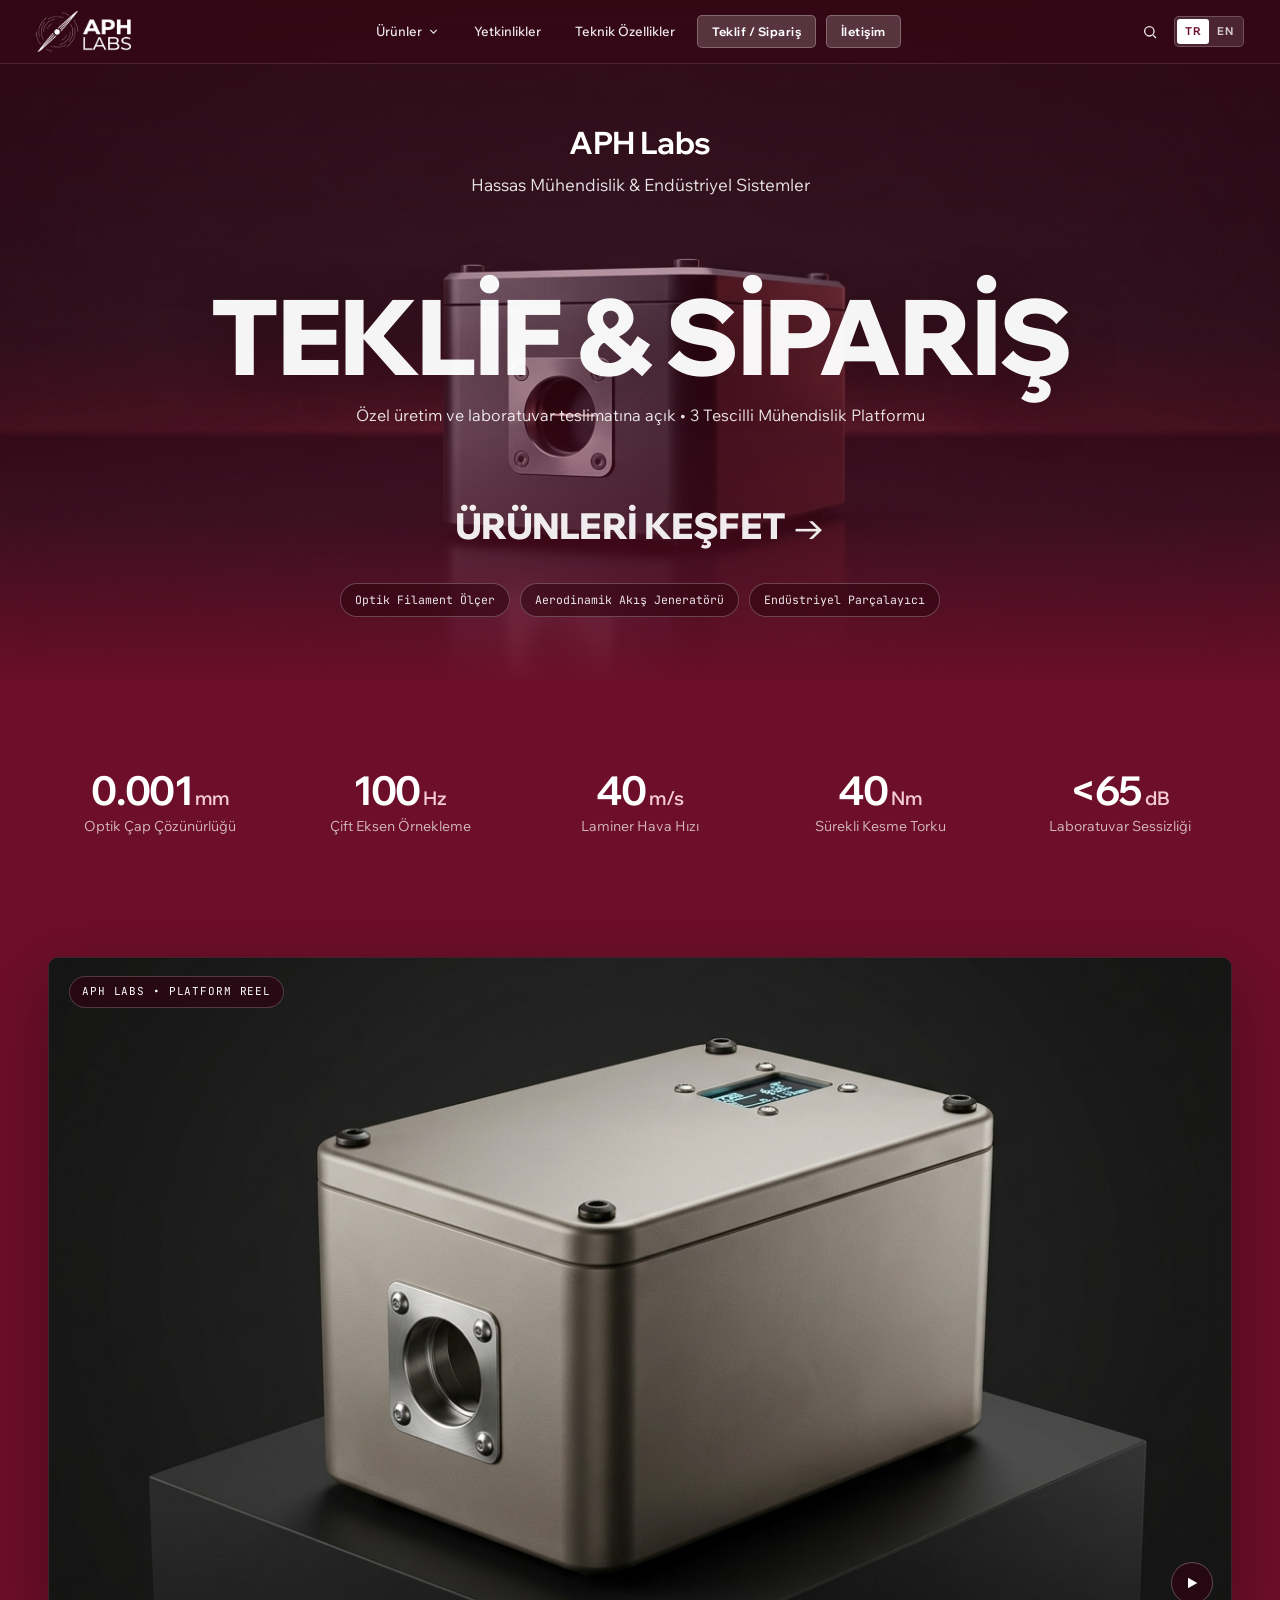
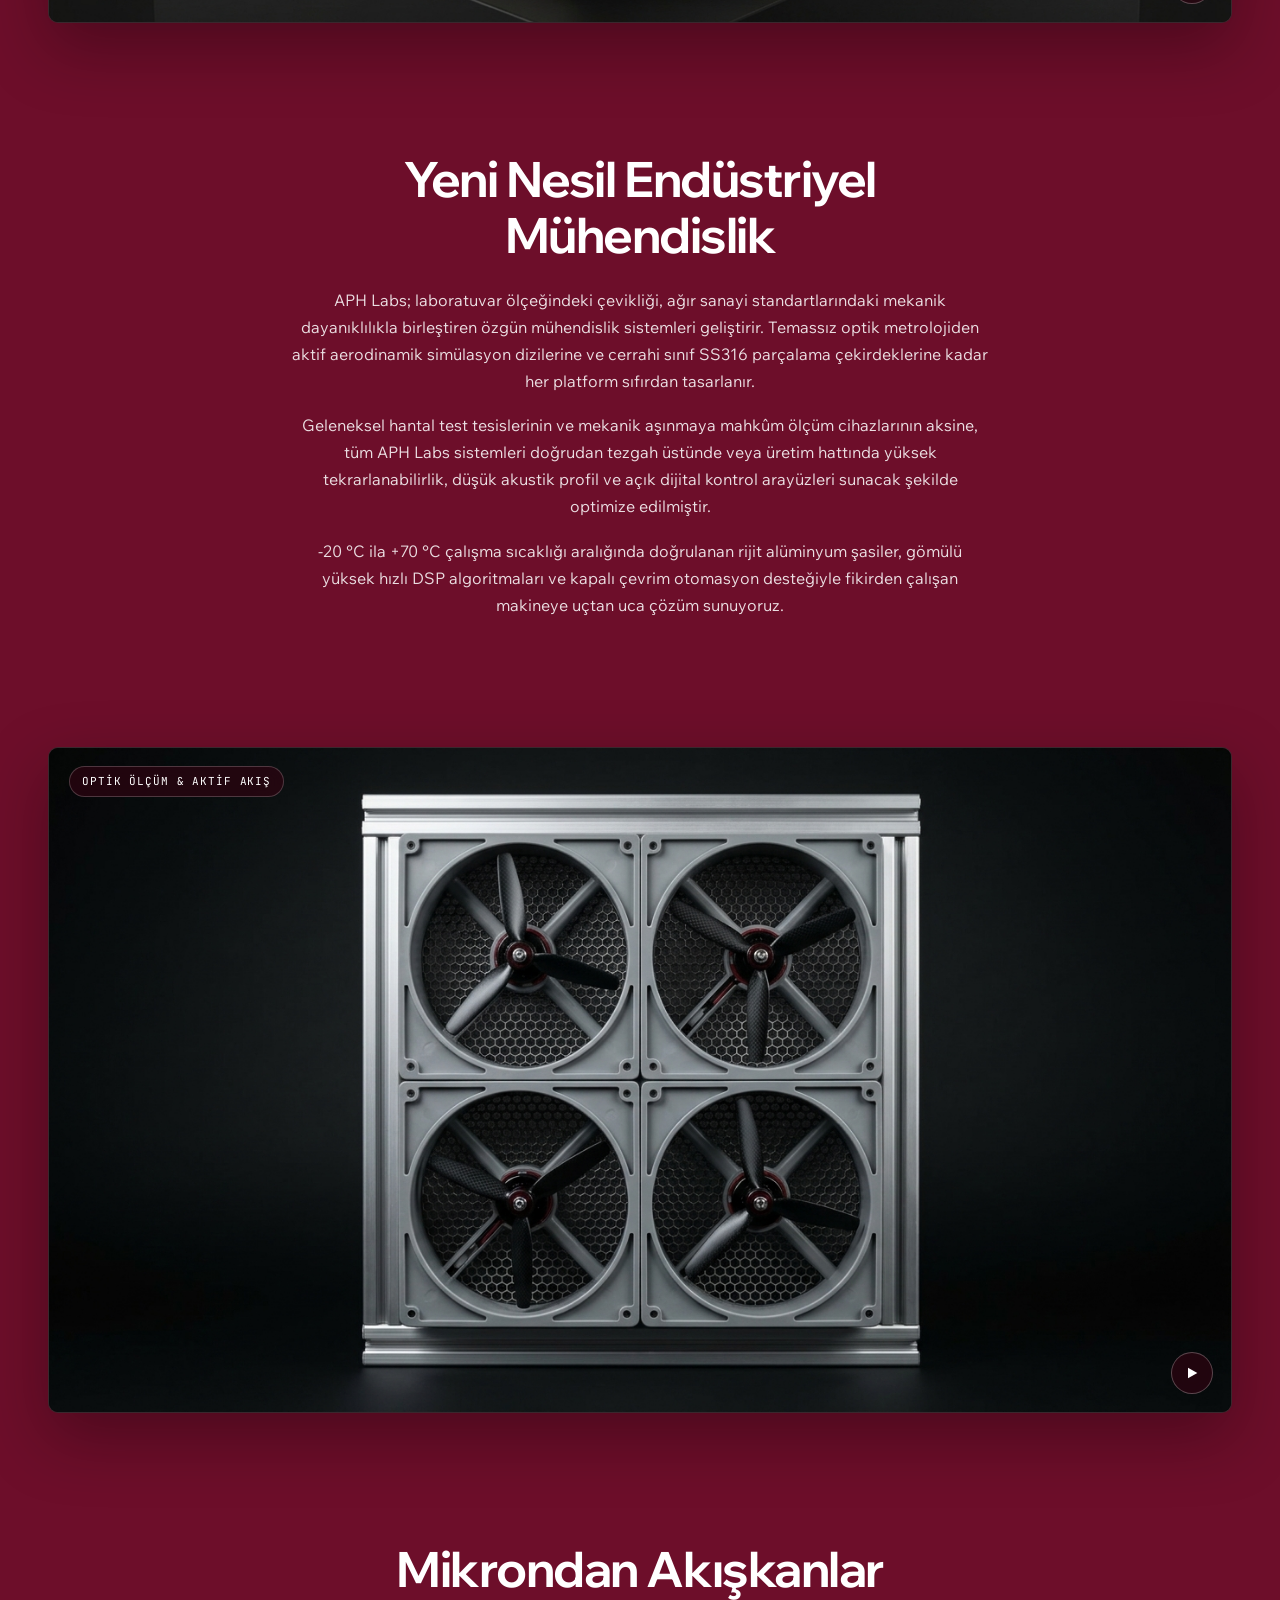
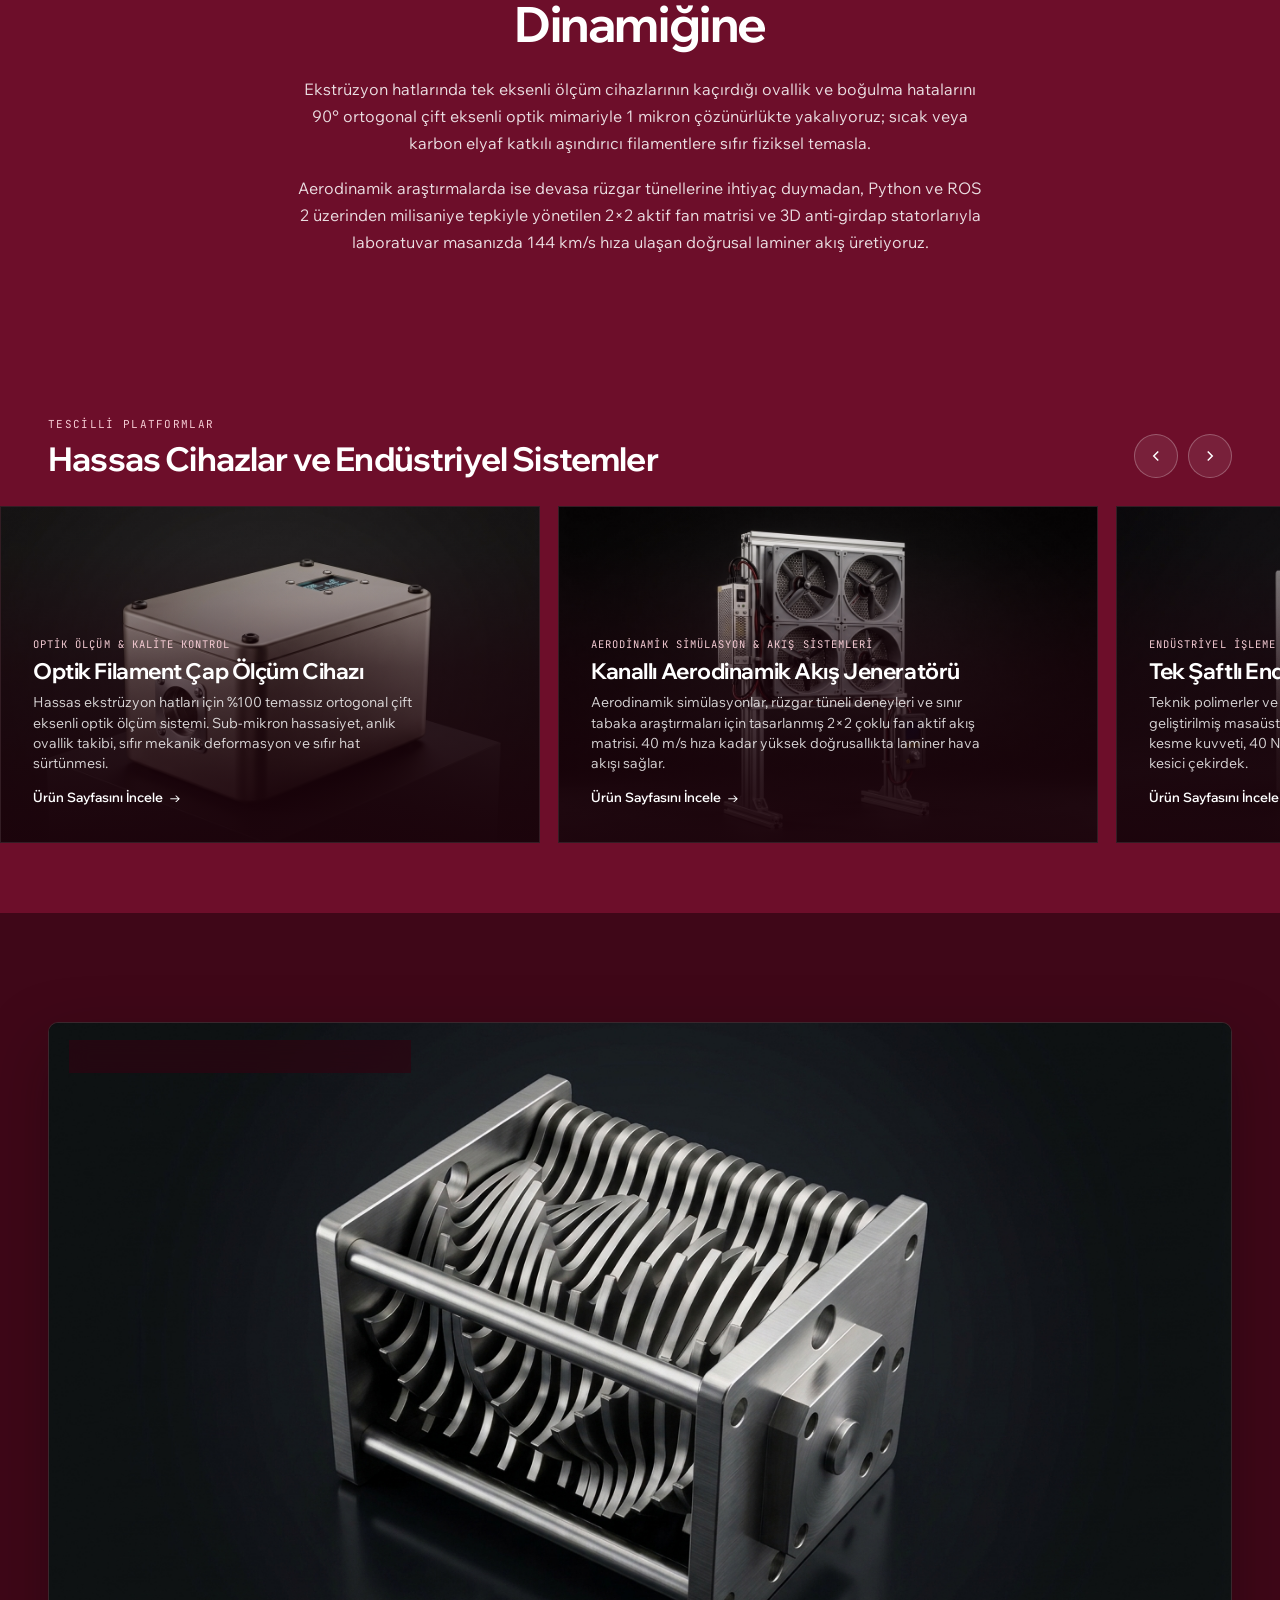
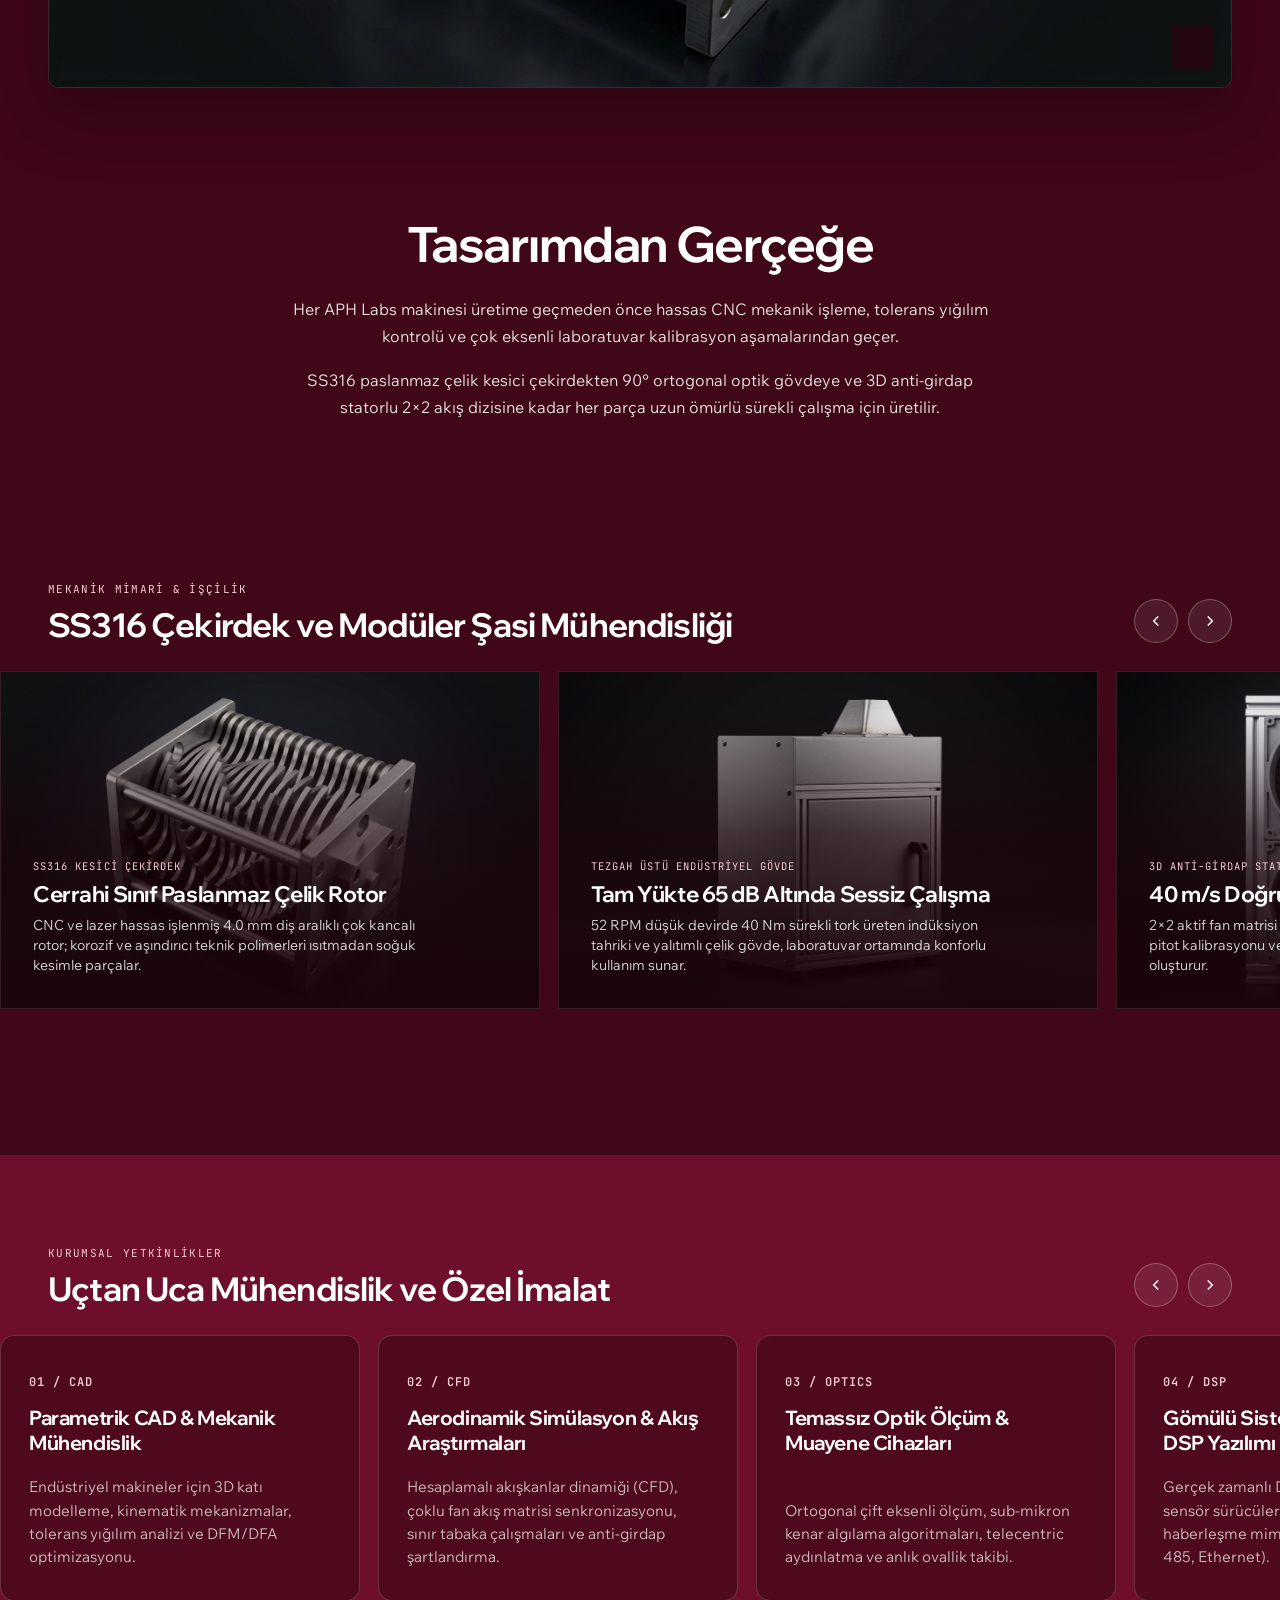
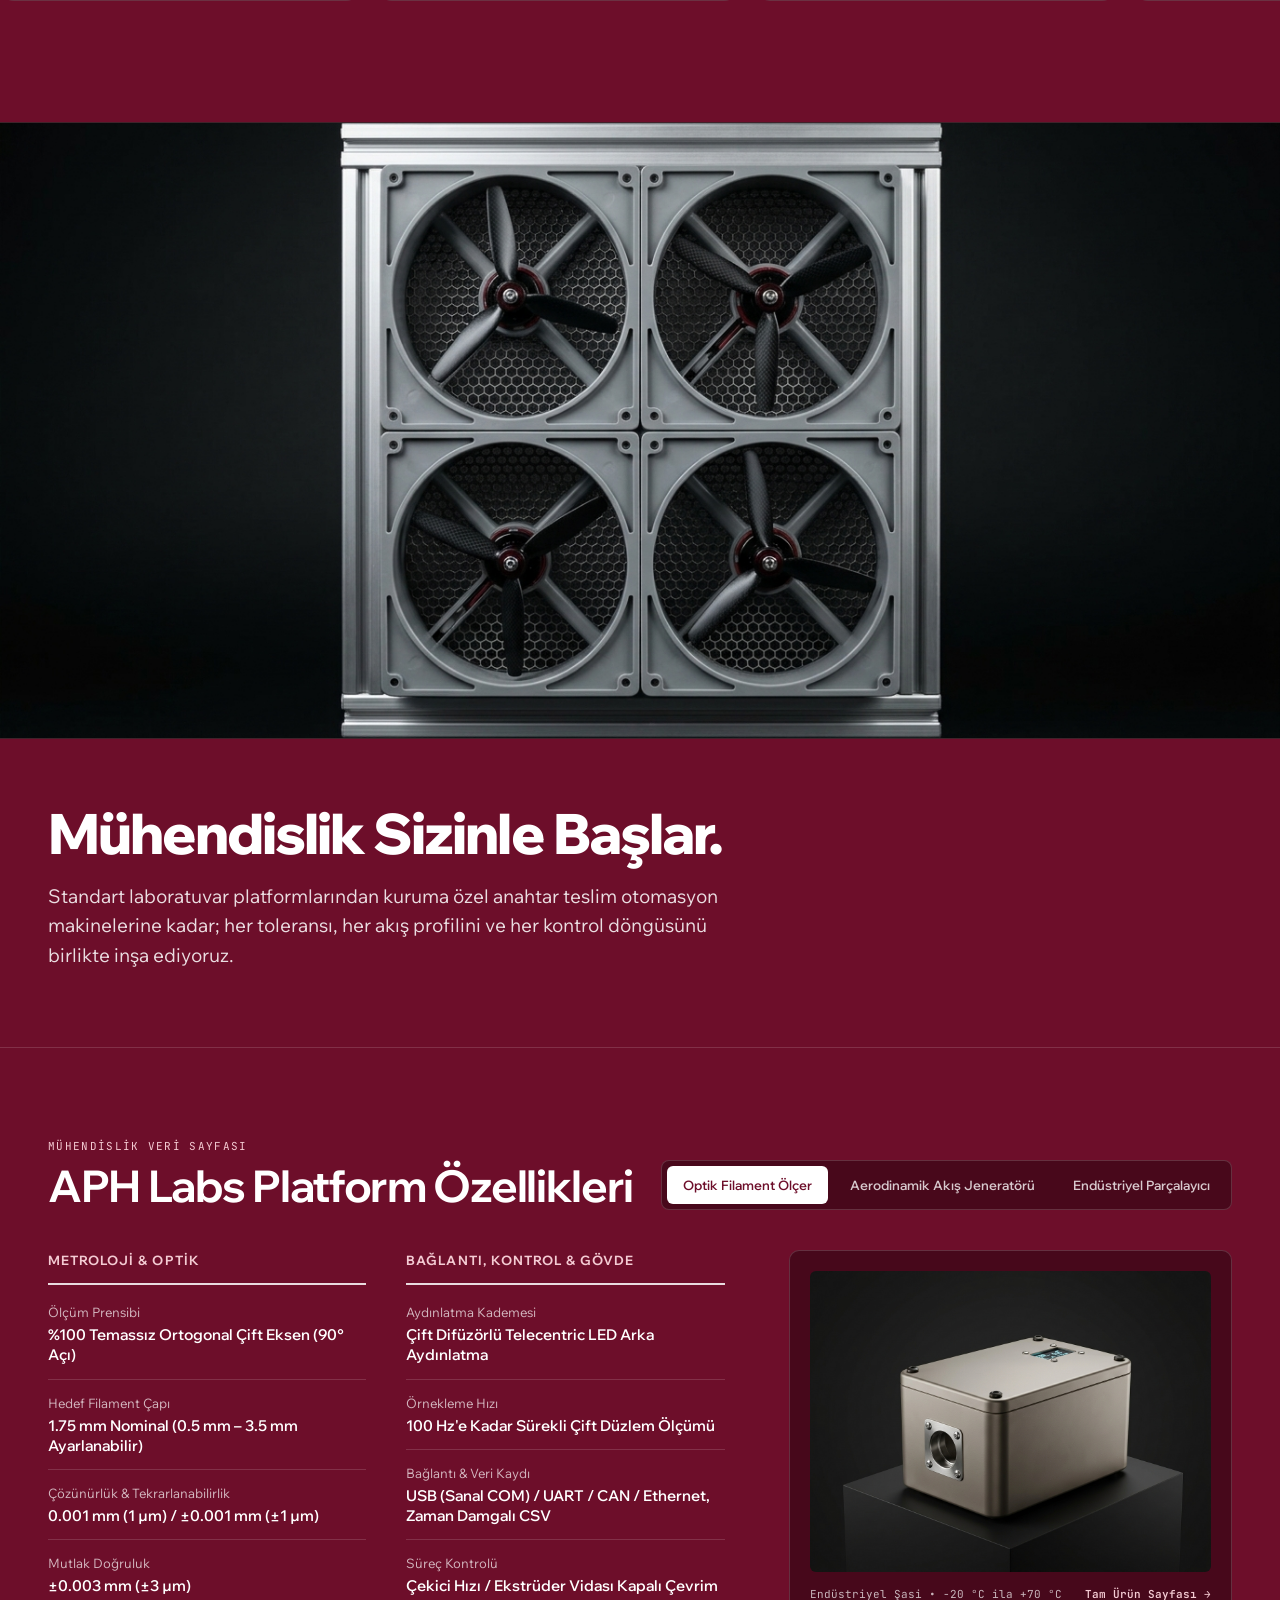
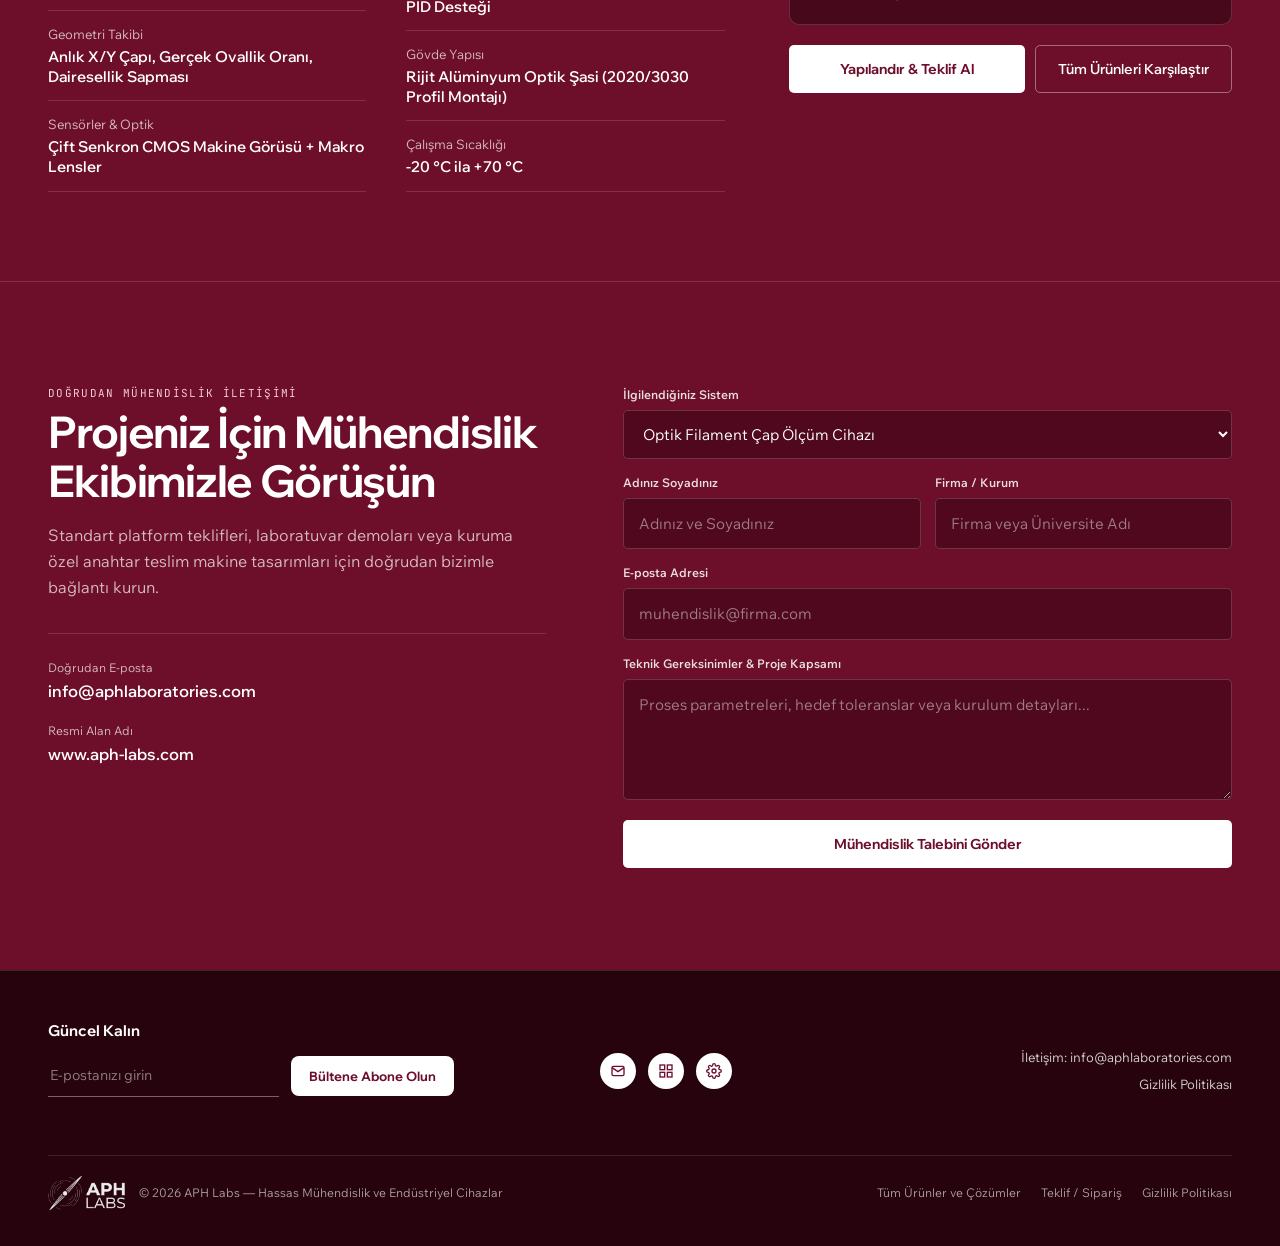
<file: index.html>
<!DOCTYPE html>
<html lang="tr">
<head>
  <meta charset="UTF-8">
  <meta name="viewport" content="width=device-width, initial-scale=1.0">
  <title>APH Labs | Hassas Mühendislik ve Endüstriyel Cihazlar</title>
  <meta name="description" content="APH Labs; yüksek hassasiyetli optik ölçüm cihazları, kanallı aerodinamik akış sistemleri ve SS316 çekirdekli endüstriyel parçalayıcılar tasarlar ve üretir.">
  <link rel="canonical" href="https://www.aph-labs.com/">

  <!-- Open Graph / Meta -->
  <meta property="og:type" content="website">
  <meta property="og:url" content="https://www.aph-labs.com/">
  <meta property="og:title" content="APH Labs | Hassas Mühendislik ve Endüstriyel Cihazlar">
  <meta property="og:description" content="APH Labs; yüksek hassasiyetli optik ölçüm cihazları, kanallı aerodinamik akış sistemleri ve SS316 çekirdekli endüstriyel parçalayıcılar tasarlar ve üretir.">
  <meta property="og:image" content="https://www.aph-labs.com/assets/img/logo/og_image.png">
  <meta name="twitter:card" content="summary_large_image">

  <!-- Google tag (gtag.js) -->
  <script async src="https://www.googletagmanager.com/gtag/js?id=G-NF6G0VFSJZ"></script>
  <script>
    window.dataLayer = window.dataLayer || [];
    function gtag(){dataLayer.push(arguments);}
    gtag('js', new Date());
    gtag('config', 'G-NF6G0VFSJZ');
  </script>

  <!-- Favicon & Brand Icons -->
  <link rel="icon" type="image/x-icon" href="assets/img/logo/favicon.ico">
  <link rel="icon" type="image/png" sizes="32x32" href="assets/img/logo/favicon-32x32.png">
  <link rel="icon" type="image/png" sizes="64x64" href="assets/img/logo/favicon-64x64.png">
  <link rel="apple-touch-icon" href="assets/img/logo/aph_icon_square.png">

  <!-- Fonts (Wix Madefor Display & Text + JetBrains Mono) -->
  <link rel="preconnect" href="https://fonts.googleapis.com">
  <link rel="preconnect" href="https://fonts.gstatic.com" crossorigin>
  <link href="https://fonts.googleapis.com/css2?family=JetBrains+Mono:wght@400;500;600&family=Wix+Madefor+Display:wght@500;600;700;800&family=Wix+Madefor+Text:wght@400;500;600;700&display=swap" rel="stylesheet">

  <link rel="stylesheet" href="assets/css/style.css?v=4">
</head>
<body data-base-path="" data-page-title-key="meta_title" data-page-desc-key="meta_desc">

  <!-- ======================================================================
       1. FIXED GLASS NAVIGATION BAR (AirCar 52px Architecture)
       ====================================================================== -->
  <header class="site-header">
    <div class="header-inner">
      <a href="./" class="brand-link" aria-label="APH Labs Ana Sayfa">
        <img src="assets/img/logo/aph_labs_logo_white.png" alt="APH Labs" class="brand-logo-img">
      </a>

      <nav class="header-nav" aria-label="Ana Menü">
        <div class="nav-dropdown">
          <button type="button" class="nav-link nav-dropdown-trigger" aria-expanded="false" aria-haspopup="true">
            <span data-i18n="nav_systems">Ürünler</span>
            <svg viewBox="0 0 24 24" fill="none" stroke="currentColor" stroke-width="2"><path d="M6 9l6 6 6-6"/></svg>
          </button>
          <div class="nav-dropdown-menu">
            <a href="products/" class="dropdown-item">
              <span class="dropdown-item-title" data-i18n="nav_all_systems">Tüm Ürünler ve Çözümler</span>
              <span class="dropdown-item-sub">3 Tescilli Platform • Karşılaştırma Matrisi</span>
            </a>
            <div class="dropdown-divider"></div>
            <a href="products/optical-filament-gauge/" class="dropdown-item">
              <span class="dropdown-item-title" data-i18n="p1_title">Optik Filament Çap Ölçüm Cihazı</span>
              <span class="dropdown-item-sub" data-i18n="nav_p1_sub">0.001 mm Çözünürlük • Çift Eksen</span>
            </a>
            <a href="products/aerodynamic-flow-generator/" class="dropdown-item">
              <span class="dropdown-item-title" data-i18n="p2_title">Kanallı Aerodinamik Akış Jeneratörü</span>
              <span class="dropdown-item-sub" data-i18n="nav_p2_sub">2×2 Aktif Matris • 40 m/s</span>
            </a>
            <a href="products/industrial-shredder/" class="dropdown-item">
              <span class="dropdown-item-title" data-i18n="p3_title">Tek Şaftlı Endüstriyel Parçalayıcı</span>
              <span class="dropdown-item-sub" data-i18n="nav_p3_sub">52 RPM / 40 Nm • SS316 Çekirdek</span>
            </a>
          </div>
        </div>

        <a href="#capabilities" class="nav-link" data-i18n="nav_capabilities">Yetkinlikler</a>
        <a href="#specifications" class="nav-link" data-i18n="nav_specs">Teknik Özellikler</a>

        <a href="order/" class="nav-pill-cta" data-i18n="nav_order_cta">Teklif / Sipariş</a>
        <a href="#contact" class="nav-pill-cta" data-i18n="nav_contact_cta">İletişim</a>
      </nav>

      <button type="button" id="mobileMenuBtn" class="mobile-menu-trigger" data-i18n="nav_menu_btn">Menü</button>

      <div class="header-utils">
        <button type="button" id="searchOpenBtn" class="icon-util-btn" aria-label="Ara">
          <svg width="16" height="16" viewBox="0 0 24 24" fill="none" stroke="currentColor" stroke-width="2"><circle cx="11" cy="11" r="7"/><path d="M21 21l-4.35-4.35"/></svg>
        </button>

        <div class="lang-switch" role="group" aria-label="Dil Seçimi">
          <button type="button" class="lang-toggle-btn lang-btn-tr active">TR</button>
          <button type="button" class="lang-toggle-btn lang-btn-en">EN</button>
        </div>
      </div>
    </div>
  </header>

  <!-- Full-Screen Mobile Navigation Dialog -->
  <div id="mobileNavModal" class="mobile-nav-modal" role="dialog" aria-modal="true" aria-label="Sitede Gezinme">
    <button type="button" id="mobileNavClose" class="mobile-nav-close" aria-label="Menüyü Kapat">
      <svg width="20" height="20" viewBox="0 0 24 24" fill="none" stroke="currentColor" stroke-width="2"><path d="M18 6L6 18M6 6l12 12"/></svg>
    </button>
    <div class="mobile-nav-links">
      <a href="order/" data-i18n="nav_order_cta">Teklif / Sipariş</a>
      <a href="products/" data-i18n="nav_all_systems">Tüm Ürünler ve Çözümler</a>
      <div class="mobile-nav-sublinks">
        <a href="products/optical-filament-gauge/" data-i18n="p1_title">Optik Filament Çap Ölçüm Cihazı</a>
        <a href="products/aerodynamic-flow-generator/" data-i18n="p2_title">Kanallı Aerodinamik Akış Jeneratörü</a>
        <a href="products/industrial-shredder/" data-i18n="p3_title">Tek Şaftlı Endüstriyel Parçalayıcı</a>
      </div>
      <a href="#capabilities" data-i18n="nav_capabilities">Yetkinlikler</a>
      <a href="#specifications" data-i18n="nav_specs">Teknik Özellikler</a>
      <a href="#contact" data-i18n="nav_contact_cta">İletişim</a>
    </div>
  </div>

  <!-- Quick Search Modal -->
  <div id="searchModal" class="search-modal" role="dialog" aria-modal="true" aria-label="Site İçi Arama">
    <div class="search-dialog">
      <div class="search-input-wrap">
        <svg width="18" height="18" viewBox="0 0 24 24" fill="none" stroke="rgba(255,255,255,0.6)" stroke-width="2"><circle cx="11" cy="11" r="7"/><path d="M21 21l-4.35-4.35"/></svg>
        <input type="search" id="searchInput" class="search-input" placeholder="Ürün, teknik parametre veya yetkinlik arayın..." data-i18n-placeholder="search_placeholder" autocomplete="off">
      </div>
      <div id="searchResults" class="search-results"></div>
    </div>
  </div>

  <main>

    <!-- ====================================================================
         2. FULL-BLEED HERO BANNER (AirCar Signature Vertical Hierarchy)
         ==================================================================== -->
    <section class="hero-aircar">
      <div class="hero-bg-media" aria-hidden="true">
        <img src="assets/img/studio/hero-aph-studio.png" alt="" fetchpriority="high">
      </div>
      <div class="hero-bg-scrim" aria-hidden="true"></div>

      <div class="hero-top-group">
        <div class="hero-brand-kicker" data-i18n="hero_kicker">APH Labs</div>
        <h1 class="hero-brand-sub" data-i18n="hero_sub">Hassas Mühendislik &amp; Endüstriyel Sistemler</h1>
      </div>

      <div class="hero-center-group">
        <a href="order/" class="hero-giant-cta" data-i18n="hero_giant_cta">TEKLİF &amp; SİPARİŞ</a>
        <p class="hero-scarcity-meta" data-i18n="hero_scarcity">
          Özel üretim ve laboratuvar teslimatına açık • 3 Tescilli Mühendislik Platformu
        </p>
      </div>

      <div class="hero-bottom-group">
        <a href="products/" class="hero-secondary-cta" data-i18n="hero_secondary_cta">ÜRÜNLERİ KEŞFET →</a>
        <div class="hero-quick-links">
          <a href="products/optical-filament-gauge/" class="hero-chip" data-i18n="hero_jump_p1">Optik Filament Ölçer</a>
          <a href="products/aerodynamic-flow-generator/" class="hero-chip" data-i18n="hero_jump_p2">Aerodinamik Akış Jeneratörü</a>
          <a href="products/industrial-shredder/" class="hero-chip" data-i18n="hero_jump_p3">Endüstriyel Parçalayıcı</a>
        </div>
      </div>
    </section>

    <!-- ====================================================================
         3. 5-COLUMN KEY METRICS STRIP (#FFFFFF)
         ==================================================================== -->
    <section class="metrics-band" aria-label="Temel Mühendislik Metrikleri">
      <div class="container">
        <div class="metrics-grid reveal">
          <div class="metric-item">
            <div class="metric-value">0.001<span class="metric-unit">mm</span></div>
            <div class="metric-label" data-i18n="m1_lbl">Optik Çap Çözünürlüğü</div>
          </div>
          <div class="metric-item">
            <div class="metric-value">100<span class="metric-unit">Hz</span></div>
            <div class="metric-label" data-i18n="m2_lbl">Çift Eksen Örnekleme</div>
          </div>
          <div class="metric-item">
            <div class="metric-value">40<span class="metric-unit">m/s</span></div>
            <div class="metric-label" data-i18n="m3_lbl">Laminer Hava Hızı</div>
          </div>
          <div class="metric-item">
            <div class="metric-value">40<span class="metric-unit">Nm</span></div>
            <div class="metric-label" data-i18n="m4_lbl">Sürekli Kesme Torku</div>
          </div>
          <div class="metric-item">
            <div class="metric-value">&lt;65<span class="metric-unit">dB</span></div>
            <div class="metric-label" data-i18n="m5_lbl">Laboratuvar Sessizliği</div>
          </div>
        </div>
      </div>
    </section>

    <!-- ====================================================================
         4. INSET 10px-ROUNDED HERO SHOWCASE VIDEO (#FFFFFF)
         ==================================================================== -->
    <section class="video-band band-light">
      <div class="container">
        <div class="video-frame reveal">
          <video autoplay muted loop playsinline preload="metadata" poster="assets/img/studio/filament-gauge.png">
            <source src="assets/video/aph-showcase-main.mp4?v=3" type="video/mp4">
          </video>
          <span class="video-caption-tag" data-i18n="vid1_tag">APH LABS • PLATFORM REEL</span>
          <button type="button" class="video-toggle-btn" aria-label="Videoyu Duraklat"></button>
        </div>
      </div>
    </section>

    <!-- ====================================================================
         5. EDITORIAL NARRATIVE BLOCK 1 (#FFFFFF)
         ==================================================================== -->
    <section class="editorial-band band-light">
      <div class="container-narrow editorial-center reveal">
        <h2 class="editorial-title" data-i18n="ed1_title">Yeni Nesil Endüstriyel Mühendislik</h2>
        <div class="editorial-body">
          <p data-i18n="ed1_p1">APH Labs; laboratuvar ölçeğindeki çevikliği, ağır sanayi standartlarındaki mekanik dayanıklılıkla birleştiren özgün mühendislik sistemleri geliştirir. Temassız optik metrolojiden aktif aerodinamik simülasyon dizilerine ve cerrahi sınıf SS316 parçalama çekirdeklerine kadar her platform sıfırdan tasarlanır.</p>
          <p data-i18n="ed1_p2">Geleneksel hantal test tesislerinin ve mekanik aşınmaya mahkûm ölçüm cihazlarının aksine, tüm APH Labs sistemleri doğrudan tezgah üstünde veya üretim hattında yüksek tekrarlanabilirlik, düşük akustik profil ve açık dijital kontrol arayüzleri sunacak şekilde optimize edilmiştir.</p>
          <p data-i18n="ed1_p3">-20 °C ila +70 °C çalışma sıcaklığı aralığında doğrulanan rijit alüminyum şasiler, gömülü yüksek hızlı DSP algoritmaları ve kapalı çevrim otomasyon desteğiyle fikirden çalışan makineye uçtan uca çözüm sunuyoruz.</p>
        </div>
      </div>
    </section>

    <!-- ====================================================================
         6. INSET DEMO VIDEO 2 — OPTICAL & ACTIVE FLOW (#FFFFFF)
         ==================================================================== -->
    <section class="video-band band-light">
      <div class="container">
        <div class="video-frame reveal">
          <video autoplay muted loop playsinline preload="metadata" poster="assets/img/studio/wind-generator-closeup.png">
            <source src="assets/video/aph-optical-flow-demo.mp4?v=3" type="video/mp4">
          </video>
          <span class="video-caption-tag" data-i18n="vid2_tag">OPTİK ÖLÇÜM &amp; AKTİF AKIŞ</span>
          <button type="button" class="video-toggle-btn" aria-label="Videoyu Duraklat"></button>
        </div>
      </div>
    </section>

    <!-- ====================================================================
         7. EDITORIAL NARRATIVE BLOCK 2 (#FFFFFF)
         ==================================================================== -->
    <section class="editorial-band band-light">
      <div class="container-narrow editorial-center reveal">
        <h2 class="editorial-title" data-i18n="ed2_title">Mikrondan Akışkanlar Dinamiğine</h2>
        <div class="editorial-body">
          <p data-i18n="ed2_p1">Ekstrüzyon hatlarında tek eksenli ölçüm cihazlarının kaçırdığı ovallik ve boğulma hatalarını 90° ortogonal çift eksenli optik mimariyle 1 mikron çözünürlükte yakalıyoruz; sıcak veya karbon elyaf katkılı aşındırıcı filamentlere sıfır fiziksel temasla.</p>
          <p data-i18n="ed2_p2">Aerodinamik araştırmalarda ise devasa rüzgar tünellerine ihtiyaç duymadan, Python ve ROS 2 üzerinden milisaniye tepkiyle yönetilen 2×2 aktif fan matrisi ve 3D anti-girdap statorlarıyla laboratuvar masanızda 144 km/s hıza ulaşan doğrusal laminer akış üretiyoruz.</p>
        </div>
      </div>
    </section>

    <!-- ====================================================================
         8. HORIZONTAL FEATURE CAROUSEL 1 — PLATFORMS (#FFFFFF, Sharp Cards)
         ==================================================================== -->
    <section id="systems" class="carousel-band band-light" data-carousel>
      <div class="container">
        <div class="carousel-header reveal">
          <div>
            <span class="carousel-kicker" data-i18n="c1_kicker">TESCİLLİ PLATFORMLAR</span>
            <h2 class="carousel-heading" data-i18n="c1_title">Hassas Cihazlar ve Endüstriyel Sistemler</h2>
          </div>
          <div class="carousel-controls">
            <button type="button" class="carousel-nav-btn" data-carousel-prev aria-label="Önceki">
              <svg width="18" height="18" viewBox="0 0 24 24" fill="none" stroke="currentColor" stroke-width="2"><path d="M15 18l-6-6 6-6"/></svg>
            </button>
            <button type="button" class="carousel-nav-btn" data-carousel-next aria-label="Sonraki">
              <svg width="18" height="18" viewBox="0 0 24 24" fill="none" stroke="currentColor" stroke-width="2"><path d="M9 18l6-6-6-6"/></svg>
            </button>
          </div>
        </div>
      </div>

      <div class="carousel-track">
        <a href="products/optical-filament-gauge/" class="gallery-card">
          <img src="assets/img/studio/filament-gauge.png" alt="Optik Filament Çap Ölçüm Cihazı" class="gallery-card-media" loading="lazy">
          <div class="gallery-card-scrim"></div>
          <div class="gallery-card-content">
            <span class="gallery-card-tag" data-i18n="p1_tag">OPTİK ÖLÇÜM &amp; KALİTE KONTROL</span>
            <h3 class="gallery-card-title" data-i18n="p1_title">Optik Filament Çap Ölçüm Cihazı</h3>
            <p class="gallery-card-desc" data-i18n="p1_desc">Hassas ekstrüzyon hatları için %100 temassız ortogonal çift eksenli optik ölçüm sistemi. 0.001 mm çözünürlük ve 100 Hz kapalı çevrim takip.</p>
            <span class="gallery-card-link"><span data-i18n="btn_view_product">Ürün Sayfasını İncele</span> →</span>
          </div>
        </a>

        <a href="products/aerodynamic-flow-generator/" class="gallery-card">
          <img src="assets/img/studio/wind-generator.png" alt="Kanallı Aerodinamik Akış Jeneratörü" class="gallery-card-media" loading="lazy">
          <div class="gallery-card-scrim"></div>
          <div class="gallery-card-content">
            <span class="gallery-card-tag" data-i18n="p2_tag">AERODİNAMİK SİMÜLASYON &amp; AKIŞ SİSTEMLERİ</span>
            <h3 class="gallery-card-title" data-i18n="p2_title">Kanallı Aerodinamik Akış Jeneratörü</h3>
            <p class="gallery-card-desc" data-i18n="p2_desc">2×2 çoklu fan aktif akış matrisi, 40 m/s laminer hız, çıkış 3D anti-girdap statorları ve Python / ROS 2 dijital kontrol API.</p>
            <span class="gallery-card-link"><span data-i18n="btn_view_product">Ürün Sayfasını İncele</span> →</span>
          </div>
        </a>

        <a href="products/industrial-shredder/" class="gallery-card">
          <img src="assets/img/studio/industrial-shredder.png" alt="Tek Şaftlı Endüstriyel Parçalayıcı" class="gallery-card-media" loading="lazy">
          <div class="gallery-card-scrim"></div>
          <div class="gallery-card-content">
            <span class="gallery-card-tag" data-i18n="p3_tag">ENDÜSTRİYEL İŞLEME &amp; GERİ DÖNÜŞÜM</span>
            <h3 class="gallery-card-title" data-i18n="p3_title">Tek Şaftlı Endüstriyel Parçalayıcı</h3>
            <p class="gallery-card-desc" data-i18n="p3_desc">52 RPM / 40 Nm yüksek torklu soğuk kesim, SS316 paslanmaz çelik çekirdek ve &lt; 65 dB ultra sessiz laboratuvar profili.</p>
            <span class="gallery-card-link"><span data-i18n="btn_view_product">Ürün Sayfasını İncele</span> →</span>
          </div>
        </a>

        <a href="order/" class="gallery-card">
          <img src="assets/img/studio/shredder-core.png" alt="SS316 Paslanmaz Çelik Kesici Çekirdek" class="gallery-card-media" loading="lazy">
          <div class="gallery-card-scrim"></div>
          <div class="gallery-card-content">
            <span class="gallery-card-tag">KONFİGÜRATÖR &amp; ÖZEL İMALAT</span>
            <h3 class="gallery-card-title" data-i18n="cfg_title">Sistem Konfigüratörü</h3>
            <p class="gallery-card-desc" data-i18n="cfg_sub">Platformunuzu seçin, entegrasyon seçeneklerini belirleyin ve doğrudan mühendislik teklifi oluşturun.</p>
            <span class="gallery-card-link"><span data-i18n="btn_configure">Yapılandır &amp; Teklif Al</span> →</span>
          </div>
        </a>
      </div>
    </section>

    <!-- ====================================================================
         9. DEEP BURGUNDY BAND BEGINS (Mechanical Architecture & Craft)
         ==================================================================== -->
    <div style="background: var(--bg-dark); padding-top: clamp(48px, 6vw, 88px); padding-bottom: clamp(48px, 6vw, 88px);">

      <!-- Studio Engineering Reel -->
      <section class="video-band band-dark">
        <div class="container">
          <div class="video-frame reveal">
            <video autoplay muted loop playsinline preload="metadata" poster="assets/img/studio/shredder-core.png">
              <source src="assets/video/aph-cgi-engineering.mp4?v=3" type="video/mp4">
            </video>
            <span class="video-caption-tag" data-i18n="vid3_tag">ENDÜSTRİYEL TASARIM &amp; MEKANİK HASSASİYET</span>
            <button type="button" class="video-toggle-btn" aria-label="Videoyu Duraklat"></button>
          </div>
        </div>
      </section>

      <!-- Editorial Text Block 3 -->
      <section class="editorial-band band-dark">
        <div class="container-narrow editorial-center reveal">
          <h2 class="editorial-title" data-i18n="ed3_title">Tasarımdan Gerçeğe</h2>
          <div class="editorial-body">
            <p data-i18n="ed3_p1">Her APH Labs makinesi üretime geçmeden önce hassas CNC mekanik işleme, tolerans yığılım kontrolü ve çok eksenli laboratuvar kalibrasyon aşamalarından geçer.</p>
            <p data-i18n="ed3_p2">SS316 paslanmaz çelik kesici çekirdekten 90° ortogonal optik gövdeye ve 3D anti-girdap statorlu 2×2 akış dizisine kadar her parça uzun ömürlü sürekli çalışma için üretilir.</p>
          </div>
        </div>
      </section>

      <!-- Dark Carousel: Mechanical Architecture & Studio Detail -->
      <section class="carousel-band band-dark" data-carousel>
        <div class="container">
          <div class="carousel-header reveal">
            <div>
              <span class="carousel-kicker" data-i18n="c2_kicker">MEKANİK MİMARİ &amp; İŞÇİLİK</span>
              <h2 class="carousel-heading" data-i18n="c2_title">SS316 Çekirdek ve Modüler Şasi Mühendisliği</h2>
            </div>
            <div class="carousel-controls">
              <button type="button" class="carousel-nav-btn" data-carousel-prev aria-label="Önceki">
                <svg width="18" height="18" viewBox="0 0 24 24" fill="none" stroke="currentColor" stroke-width="2"><path d="M15 18l-6-6 6-6"/></svg>
              </button>
              <button type="button" class="carousel-nav-btn" data-carousel-next aria-label="Sonraki">
                <svg width="18" height="18" viewBox="0 0 24 24" fill="none" stroke="currentColor" stroke-width="2"><path d="M9 18l6-6-6-6"/></svg>
              </button>
            </div>
          </div>
        </div>

        <div class="carousel-track">
          <article class="gallery-card">
            <img src="assets/img/studio/shredder-core.png" alt="SS316 Paslanmaz Kesici Çekirdek" class="gallery-card-media" loading="lazy">
            <div class="gallery-card-scrim"></div>
            <div class="gallery-card-content">
              <span class="gallery-card-tag" data-i18n="c2_s1_tag">SS316 KESİCİ ÇEKİRDEK</span>
              <h3 class="gallery-card-title" data-i18n="c2_s1_title">Cerrahi Sınıf Paslanmaz Çelik Rotor</h3>
              <p class="gallery-card-desc" data-i18n="c2_s1_desc">CNC ve lazer hassas işlenmiş 4.0 mm diş aralıklı çok kancalı rotor; korozif ve aşındırıcı teknik polimerleri ısıtmadan soğuk kesimle parçalar.</p>
            </div>
          </article>

          <article class="gallery-card">
            <img src="assets/img/studio/industrial-shredder.png" alt="Tezgah Üstü Endüstriyel Parçalayıcı" class="gallery-card-media" loading="lazy">
            <div class="gallery-card-scrim"></div>
            <div class="gallery-card-content">
              <span class="gallery-card-tag" data-i18n="c2_s2_tag">TEZGAH ÜSTÜ ENDÜSTRİYEL GÖVDE</span>
              <h3 class="gallery-card-title" data-i18n="c2_s2_title">Tam Yükte 65 dB Altında Sessiz Çalışma</h3>
              <p class="gallery-card-desc" data-i18n="c2_s2_desc">52 RPM düşük devirde 40 Nm sürekli tork üreten indüksiyon tahriki ve yalıtımlı çelik gövde, laboratuvar ortamında konforlu kullanım sunar.</p>
            </div>
          </article>

          <article class="gallery-card">
            <img src="assets/img/studio/wind-generator-closeup.png" alt="3D Anti-Girdap Statorlu 2x2 Aktif Fan Matrisi" class="gallery-card-media" loading="lazy">
            <div class="gallery-card-scrim"></div>
            <div class="gallery-card-content">
              <span class="gallery-card-tag" data-i18n="c2_s3_tag">3D ANTİ-GİRDAP STATORLARI</span>
              <h3 class="gallery-card-title" data-i18n="c2_s3_title">40 m/s Doğrusal Laminer Akış</h3>
              <p class="gallery-card-desc" data-i18n="c2_s3_desc">2×2 aktif fan matrisi ve altıgen akış şartlandırma petekleri, pitot kalibrasyonu ve İHA HIL rüzgar testleri için homojen akış oluşturur.</p>
            </div>
          </article>

          <article class="gallery-card">
            <img src="assets/img/studio/hero-aph-studio.png" alt="Ortogonal Çift Eksen Optik Ölçüm Gövdesi" class="gallery-card-media" loading="lazy">
            <div class="gallery-card-scrim"></div>
            <div class="gallery-card-content">
              <span class="gallery-card-tag" data-i18n="c2_s4_tag">ORTOGONAL OPTİK MİMARİ</span>
              <h3 class="gallery-card-title" data-i18n="c2_s4_title">0.001 mm Temassız Çift Eksen Ölçüm</h3>
              <p class="gallery-card-desc" data-i18n="c2_s4_desc">Rijit işlenmiş alüminyum gövde ve dahili OLED ekran ile 100 Hz hızda gerçek X/Y çap ve ovallik takibi.</p>
            </div>
          </article>
        </div>
      </section>

    </div>
    <!-- END DARK CHARCOAL BAND -->

    <!-- ====================================================================
         10. WHITE BAND RESUMES — CORE COMPETENCIES ROUNDED CAROUSEL
         ==================================================================== -->
    <section id="capabilities" class="carousel-band band-light carousel-rounded" style="padding-top: clamp(56px, 7vw, 96px);" data-carousel>
      <div class="container">
        <div class="carousel-header reveal">
          <div>
            <span class="carousel-kicker" data-i18n="c4_kicker">KURUMSAL YETKİNLİKLER</span>
            <h2 class="carousel-heading" data-i18n="c4_title">Uçtan Uca Mühendislik ve Özel İmalat</h2>
          </div>
          <div class="carousel-controls">
            <button type="button" class="carousel-nav-btn" data-carousel-prev aria-label="Önceki">
              <svg width="18" height="18" viewBox="0 0 24 24" fill="none" stroke="currentColor" stroke-width="2"><path d="M15 18l-6-6 6-6"/></svg>
            </button>
            <button type="button" class="carousel-nav-btn" data-carousel-next aria-label="Sonraki">
              <svg width="18" height="18" viewBox="0 0 24 24" fill="none" stroke="currentColor" stroke-width="2"><path d="M9 18l6-6-6-6"/></svg>
            </button>
          </div>
        </div>
      </div>

      <div class="carousel-track">
        <article class="competency-card">
          <div>
            <span class="competency-num">01 / CAD</span>
            <h3 class="competency-title" style="margin-top: 12px;" data-i18n="cap_1_title">Parametrik CAD &amp; Mekanik Mühendislik</h3>
          </div>
          <p class="competency-desc" data-i18n="cap_1_desc">Endüstriyel makineler için 3D katı modelleme, kinematik mekanizmalar, tolerans yığılım analizi ve DFM/DFA optimizasyonu.</p>
        </article>

        <article class="competency-card">
          <div>
            <span class="competency-num">02 / CFD</span>
            <h3 class="competency-title" style="margin-top: 12px;" data-i18n="cap_2_title">Aerodinamik Simülasyon &amp; Akış Araştırmaları</h3>
          </div>
          <p class="competency-desc" data-i18n="cap_2_desc">Hesaplamalı akışkanlar dinamiği (CFD), çoklu fan akış matrisi senkronizasyonu, sınır tabaka çalışmaları ve anti-girdap şartlandırma.</p>
        </article>

        <article class="competency-card">
          <div>
            <span class="competency-num">03 / OPTICS</span>
            <h3 class="competency-title" style="margin-top: 12px;" data-i18n="cap_3_title">Temassız Optik Ölçüm &amp; Muayene Cihazları</h3>
          </div>
          <p class="competency-desc" data-i18n="cap_3_desc">Ortogonal çift eksenli ölçüm, sub-mikron kenar algılama algoritmaları, telecentric aydınlatma ve anlık ovallik takibi.</p>
        </article>

        <article class="competency-card">
          <div>
            <span class="competency-num">04 / DSP</span>
            <h3 class="competency-title" style="margin-top: 12px;" data-i18n="cap_4_title">Gömülü Sistemler &amp; Yüksek Hızlı DSP Yazılımı</h3>
          </div>
          <p class="competency-desc" data-i18n="cap_4_desc">Gerçek zamanlı DSP sinyal işleme, optik sensör sürücüleri ve endüstriyel haberleşme mimarileri (CAN, UART, RS-485, Ethernet).</p>
        </article>

        <article class="competency-card">
          <div>
            <span class="competency-num">05 / CONTROL</span>
            <h3 class="competency-title" style="margin-top: 12px;" data-i18n="cap_5_title">Endüstriyel Otomasyon &amp; Kapalı Çevrim Kontrol</h3>
          </div>
          <p class="competency-desc" data-i18n="cap_5_desc">Gerçek zamanlı hat senkronizasyonu, ekstrüder çekici hızı ve vida devri otomatik PID regülasyonu ve sensör geri besleme döngüleri.</p>
        </article>

        <article class="competency-card">
          <div>
            <span class="competency-num">06 / TURNKEY</span>
            <h3 class="competency-title" style="margin-top: 12px;" data-i18n="cap_6_title">Özel Anahtar Teslim Makine &amp; Prototipleme</h3>
          </div>
          <p class="competency-desc" data-i18n="cap_6_desc">Fikirden çalışan makineye kuruma özel mekanik tasarım, hızlı yinelemeli prototipleme, tezgah üstü laboratuvar cihazları.</p>
        </article>
      </div>
    </section>

    <!-- ====================================================================
         11. FULL-BLEED PANORAMIC BANNER + LEFT-ALIGNED MANIFESTO
         ==================================================================== -->
    <section class="manifesto-band">
      <div class="manifesto-photo-wrap reveal">
        <img src="assets/img/studio/wind-generator-closeup.png" alt="APH Labs 2x2 Aktif Aerodinamik Akış Dizisi" loading="lazy">
      </div>
      <div class="container manifesto-copy reveal">
        <h2 class="manifesto-title" data-i18n="man_title">Mühendislik Sizinle Başlar.</h2>
        <p class="manifesto-lead" data-i18n="man_lead">Standart laboratuvar platformlarından kuruma özel anahtar teslim otomasyon makinelerine kadar; her toleransı, her akış profilini ve her kontrol döngüsünü birlikte inşa ediyoruz.</p>
      </div>
    </section>

    <!-- ====================================================================
         12. TECHNICAL SPECIFICATIONS MATRIX (AirCar Hairline Spec Sheet)
         ==================================================================== -->
    <section id="specifications" class="specs-band">
      <div class="container">
        <div class="specs-header reveal">
          <div>
            <span class="carousel-kicker" data-i18n="specs_kicker">MÜHENDİSLİK VERİ SAYFASI</span>
            <h2 class="specs-title" data-i18n="specs_title">APH Labs Platform Özellikleri</h2>
          </div>

          <div class="spec-tabs" role="tablist" aria-label="Platform Teknik Özellikleri">
            <button type="button" class="spec-tab-btn is-active" role="tab" aria-selected="true" data-spec-tab="filament" data-i18n="p1_short">Optik Filament Ölçer</button>
            <button type="button" class="spec-tab-btn" role="tab" aria-selected="false" data-spec-tab="aero" data-i18n="p2_short">Aerodinamik Akış Jeneratörü</button>
            <button type="button" class="spec-tab-btn" role="tab" aria-selected="false" data-spec-tab="shredder" data-i18n="p3_short">Endüstriyel Parçalayıcı</button>
          </div>
        </div>

        <!-- TAB PANEL 1: Optical Filament Gauge -->
        <div class="spec-panel is-active" data-spec-panel="filament">
          <div class="spec-groups">
            <div>
              <h3 class="spec-group-title" data-i18n="spec_grp_metrology">Metroloji &amp; Optik</h3>
              <div class="spec-row"><span class="spec-key" data-i18n="s1_k1">Ölçüm Prensibi</span><span class="spec-val" data-i18n="s1_v1">%100 Temassız Ortogonal Çift Eksen (90° Açı)</span></div>
              <div class="spec-row"><span class="spec-key" data-i18n="s1_k2">Hedef Filament Çapı</span><span class="spec-val" data-i18n="s1_v2">1.75 mm Nominal (0.5 mm – 3.5 mm Ayarlanabilir)</span></div>
              <div class="spec-row"><span class="spec-key" data-i18n="s1_k3">Çözünürlük &amp; Tekrarlanabilirlik</span><span class="spec-val" data-i18n="s1_v3">0.001 mm (1 µm) / ±0.001 mm (±1 µm)</span></div>
              <div class="spec-row"><span class="spec-key" data-i18n="s1_k4">Mutlak Doğruluk</span><span class="spec-val" data-i18n="s1_v4">±0.003 mm (±3 µm)</span></div>
              <div class="spec-row"><span class="spec-key" data-i18n="s1_k5">Geometri Takibi</span><span class="spec-val" data-i18n="s1_v5">Anlık X/Y Çapı, Gerçek Ovallik Oranı, Dairesellik Sapması</span></div>
              <div class="spec-row"><span class="spec-key" data-i18n="s1_k6">Sensörler &amp; Optik</span><span class="spec-val" data-i18n="s1_v6">Çift Senkron CMOS Makine Görüsü + Makro Lensler</span></div>
            </div>

            <div>
              <h3 class="spec-group-title" data-i18n="spec_grp_control">Bağlantı, Kontrol &amp; Gövde</h3>
              <div class="spec-row"><span class="spec-key" data-i18n="s1_k7">Aydınlatma Kademesi</span><span class="spec-val" data-i18n="s1_v7">Çift Difüzörlü Telecentric LED Arka Aydınlatma</span></div>
              <div class="spec-row"><span class="spec-key" data-i18n="s1_k8">Örnekleme Hızı</span><span class="spec-val" data-i18n="s1_v8">100 Hz'e Kadar Sürekli Çift Düzlem Ölçümü</span></div>
              <div class="spec-row"><span class="spec-key" data-i18n="s1_k9">Bağlantı &amp; Veri Kaydı</span><span class="spec-val" data-i18n="s1_v9">USB (Sanal COM) / UART / CAN / Ethernet, Zaman Damgalı CSV</span></div>
              <div class="spec-row"><span class="spec-key" data-i18n="s1_k10">Süreç Kontrolü</span><span class="spec-val" data-i18n="s1_v10">Çekici Hızı / Ekstrüder Vidası Kapalı Çevrim PID Desteği</span></div>
              <div class="spec-row"><span class="spec-key" data-i18n="s1_k11">Gövde Yapısı</span><span class="spec-val" data-i18n="s1_v11">Rijit Alüminyum Optik Şasi (2020/3030 Profil Montajı)</span></div>
              <div class="spec-row"><span class="spec-key" data-i18n="s1_k12">Çalışma Sıcaklığı</span><span class="spec-val" data-i18n="s1_v12">-20 °C ila +70 °C</span></div>
            </div>
          </div>

          <aside class="spec-visual-col">
            <div class="spec-blueprint-box">
              <img src="assets/img/studio/filament-gauge.png" alt="Optik Filament Çap Ölçüm Cihazı" loading="lazy">
              <div class="spec-blueprint-caption">
                <span data-i18n="spec_cad_label">Endüstriyel Şasi • -20 °C ila +70 °C</span>
                <a href="products/optical-filament-gauge/" style="color: var(--accent-blue); font-weight: 600;" data-i18n="spec_view_full">Tam Ürün Sayfası →</a>
              </div>
            </div>
            <div style="display: flex; gap: 10px; flex-wrap: wrap;">
              <a href="order/?platform=filament" class="btn-solid-black" style="flex:1;" data-i18n="btn_configure">Yapılandır &amp; Teklif Al</a>
              <a href="products/" class="btn-outline-dark" data-i18n="btn_compare_all">Tüm Ürünleri Karşılaştır</a>
            </div>
          </aside>
        </div>

        <!-- TAB PANEL 2: Ducted Aerodynamic Flow Generator -->
        <div class="spec-panel" data-spec-panel="aero">
          <div class="spec-groups">
            <div>
              <h3 class="spec-group-title" data-i18n="spec_grp_aero">Akış &amp; Aerodinamik</h3>
              <div class="spec-row"><span class="spec-key" data-i18n="s2_k1">Matris Mimarisi</span><span class="spec-val" data-i18n="s2_v1">2×2 Çoklu Fan Aktif Akış Matrisi (4 Senkronize Ünite)</span></div>
              <div class="spec-row"><span class="spec-key" data-i18n="s2_k2">Maksimum Hava Hızı</span><span class="spec-val" data-i18n="s2_v2">40 m/s'ye Kadar (144 km/h / ~78 kts)</span></div>
              <div class="spec-row"><span class="spec-key" data-i18n="s2_k3">Hız Kontrol Edilebilirliği</span><span class="spec-val" data-i18n="s2_v3">Laminer Başlangıçtan Zirve Hıza Kademesiz Regülasyon</span></div>
              <div class="spec-row"><span class="spec-key" data-i18n="s2_k4">Akış Şartlandırma</span><span class="spec-val" data-i18n="s2_v4">Çıkış 3D Aerodinamik Anti-Girdap Statorları</span></div>
              <div class="spec-row"><span class="spec-key" data-i18n="s2_k6">Çalışma Modları</span><span class="spec-val" data-i18n="s2_v6">Sabit Hız, Otomatik Rampa, Dinamik Darbe (Gust), Adımlı Rüzgar</span></div>
            </div>

            <div>
              <h3 class="spec-group-title" data-i18n="spec_grp_drive">Tahrik, Kontrol &amp; Şasi</h3>
              <div class="spec-row"><span class="spec-key" data-i18n="s2_k5">Tahrik Sistemi</span><span class="spec-val" data-i18n="s2_v5">Yüksek Verimli Fırçasız Motorlar + Dijital ESC</span></div>
              <div class="spec-row"><span class="spec-key" data-i18n="s2_k7">Dijital Kontrol Arayüzü</span><span class="spec-val" data-i18n="s2_v7">UART / PWM / CAN / USB (Python ve ROS 2 API)</span></div>
              <div class="spec-row"><span class="spec-key" data-i18n="s2_k8">Şasi Yapısı</span><span class="spec-val" data-i18n="s2_v8">Rijit Sigma Alüminyum Profil, Modüler T-Kanal Raylar</span></div>
              <div class="spec-row"><span class="spec-key" data-i18n="s2_k9">Güvenlik Koruması</span><span class="spec-val" data-i18n="s2_v9">Giriş ve Çıkış Yabancı Cisim (FOD) Izgaraları</span></div>
              <div class="spec-row"><span class="spec-key" data-i18n="s2_k10">Hedef Uygulamalar</span><span class="spec-val" data-i18n="s2_v10">Pervane Testleri, Pitot Kalibrasyonu, İHA HIL Simülasyonu</span></div>
              <div class="spec-row"><span class="spec-key" data-i18n="s2_k11">Çalışma Sıcaklığı</span><span class="spec-val" data-i18n="s2_v11">-20 °C ila +70 °C</span></div>
            </div>
          </div>

          <aside class="spec-visual-col">
            <div class="spec-blueprint-box">
              <img src="assets/img/studio/wind-generator.png" alt="Kanallı Aerodinamik Akış Jeneratörü" loading="lazy">
              <div class="spec-blueprint-caption">
                <span data-i18n="spec_cad_label">Endüstriyel Şasi • -20 °C ila +70 °C</span>
                <a href="products/aerodynamic-flow-generator/" style="color: var(--accent-blue); font-weight: 600;" data-i18n="spec_view_full">Tam Ürün Sayfası →</a>
              </div>
            </div>
            <div style="display: flex; gap: 10px; flex-wrap: wrap;">
              <a href="order/?platform=aero" class="btn-solid-black" style="flex:1;" data-i18n="btn_configure">Yapılandır &amp; Teklif Al</a>
              <a href="products/" class="btn-outline-dark" data-i18n="btn_compare_all">Tüm Ürünleri Karşılaştır</a>
            </div>
          </aside>
        </div>

        <!-- TAB PANEL 3: Single-Shaft Industrial Shredder -->
        <div class="spec-panel" data-spec-panel="shredder">
          <div class="spec-groups">
            <div>
              <h3 class="spec-group-title" data-i18n="spec_grp_cutting">Kesme Mimarisi &amp; Performans</h3>
              <div class="spec-row"><span class="spec-key" data-i18n="s3_k2">Hız &amp; Tork Derecesi</span><span class="spec-val" data-i18n="s3_v2">52 RPM Düşük Devir Kesme, 40 Nm Sürekli Tork</span></div>
              <div class="spec-row"><span class="spec-key" data-i18n="s3_k3">Kesici Mimarisi</span><span class="spec-val" data-i18n="s3_v3">Tek Şaftlı Rotor + Hassas İşlenmiş Sabit Karşı Bıçaklar</span></div>
              <div class="spec-row"><span class="spec-key" data-i18n="s3_k4">Bıçak Malzemesi</span><span class="spec-val" data-i18n="s3_v4">Birinci Sınıf SS316 Paslanmaz Çelik</span></div>
              <div class="spec-row"><span class="spec-key" data-i18n="s3_k5">Diş Adımı &amp; Parça Boyutu</span><span class="spec-val" data-i18n="s3_v5">4.0 mm Hassas Açıklık (~4 mm Homojen Granül)</span></div>
              <div class="spec-row"><span class="spec-key" data-i18n="s3_k6">Kesme Haznesi</span><span class="spec-val" data-i18n="s3_v6">160 × 140 × 110 mm (Çok Kancalı Otomatik Çekiş)</span></div>
              <div class="spec-row"><span class="spec-key" data-i18n="s3_k7">İşleme Kapasitesi</span><span class="spec-val" data-i18n="s3_v7">2–6 kg/saat (Geometri ve Polimere Bağlı)</span></div>
            </div>

            <div>
              <h3 class="spec-group-title" data-i18n="spec_grp_power">Motor, Güvenlik &amp; Uyumluluk</h3>
              <div class="spec-row"><span class="spec-key" data-i18n="s3_k1">Motor &amp; Güç Kaynağı</span><span class="spec-val" data-i18n="s3_v1">Tek Faz Endüstriyel AC İndüksiyon Motoru, 220V AC / 50 Hz</span></div>
              <div class="spec-row"><span class="spec-key" data-i18n="s3_k8">Maksimum Et Kalınlığı</span><span class="spec-val" data-i18n="s3_v8">3.5 mm'ye Kadar Rijit Yapısal Kesit</span></div>
              <div class="spec-row"><span class="spec-key" data-i18n="s3_k9">Uyumlu Polimerler</span><span class="spec-val" data-i18n="s3_v9">PLA, PETG, ABS, PA/Naylon, PP, HDPE, LDPE, PS</span></div>
              <div class="spec-row"><span class="spec-key" data-i18n="s3_k10">Çıkış Elek Filtresi</span><span class="spec-val" data-i18n="s3_v10">Değiştirilebilir Delikli Paslanmaz Elek (4–5 mm)</span></div>
              <div class="spec-row"><span class="spec-key" data-i18n="s3_k11">Çalışma &amp; Güvenlik</span><span class="spec-val" data-i18n="s3_v11">İleri / Dur / Anlık Geri Şalteri + Sıkışma Tahliyesi</span></div>
              <div class="spec-row"><span class="spec-key" data-i18n="s3_k12">Akustik Ses Seviyesi</span><span class="spec-val" data-i18n="s3_v12">&lt; 65 dB (Laboratuvar ve Ofis Uyumlu)</span></div>
            </div>
          </div>

          <aside class="spec-visual-col">
            <div class="spec-blueprint-box">
              <img src="assets/img/studio/industrial-shredder.png" alt="Tek Şaftlı Endüstriyel Parçalayıcı" loading="lazy">
              <div class="spec-blueprint-caption">
                <span data-i18n="spec_cad_label">Endüstriyel Şasi • -20 °C ila +70 °C</span>
                <a href="products/industrial-shredder/" style="color: var(--accent-blue); font-weight: 600;" data-i18n="spec_view_full">Tam Ürün Sayfası →</a>
              </div>
            </div>
            <div style="display: flex; gap: 10px; flex-wrap: wrap;">
              <a href="order/?platform=shredder" class="btn-solid-black" style="flex:1;" data-i18n="btn_configure">Yapılandır &amp; Teklif Al</a>
              <a href="products/" class="btn-outline-dark" data-i18n="btn_compare_all">Tüm Ürünleri Karşılaştır</a>
            </div>
          </aside>
        </div>
      </div>
    </section>

    <!-- ====================================================================
         13. DIRECT ENGINEERING INQUIRY (#FFFFFF, AirCar #F0F0F0 Inputs)
         ==================================================================== -->
    <section id="contact" class="contact-band">
      <div class="container">
        <div class="contact-grid reveal">
          <div>
            <span class="carousel-kicker" data-i18n="contact_kicker">DOĞRUDAN MÜHENDİSLİK İLETİŞİMİ</span>
            <h2 class="specs-title" style="margin-bottom: 16px;" data-i18n="contact_title">Projeniz İçin Mühendislik Ekibimizle Görüşün</h2>
            <p style="color: var(--ink-muted); font-size: 16px; line-height: 1.65; max-width: 48ch;" data-i18n="contact_desc">
              Standart platform teklifleri, laboratuvar demoları veya kuruma özel anahtar teslim makine tasarımları için doğrudan bizimle bağlantı kurun.
            </p>

            <div class="contact-meta-list">
              <div class="contact-meta-row">
                <span class="contact-meta-label" data-i18n="contact_email_lbl">Doğrudan E-posta</span>
                <a href="mailto:info@aphlaboratories.com" class="contact-meta-val">info@aphlaboratories.com</a>
              </div>
              <div class="contact-meta-row">
                <span class="contact-meta-label" data-i18n="contact_domain_lbl">Resmi Alan Adı</span>
                <span class="contact-meta-val">www.aph-labs.com</span>
              </div>
            </div>
          </div>

          <div>
            <form id="contactForm" class="aircar-form">
              <div class="field-group">
                <label class="field-label" for="formTargetMachine" data-i18n="form_machine_label">İlgilendiğiniz Sistem</label>
                <select id="formTargetMachine" name="Target System" class="aircar-input">
                  <option value="Optik Filament Çap Ölçüm Cihazı" data-i18n="form_machine_opt1">Optik Filament Çap Ölçüm Cihazı</option>
                  <option value="Kanallı Aerodinamik Akış Jeneratörü" data-i18n="form_machine_opt2">Kanallı Aerodinamik Akış Jeneratörü</option>
                  <option value="Tek Şaftlı Endüstriyel Parçalayıcı" data-i18n="form_machine_opt3">Tek Şaftlı Endüstriyel Parçalayıcı</option>
                  <option value="Özel Mühendislik Danışmanlığı / Anahtar Teslim Proje" data-i18n="form_machine_opt4">Özel Mühendislik Danışmanlığı / Anahtar Teslim Proje</option>
                </select>
              </div>

              <div class="form-row-2">
                <div class="field-group">
                  <label class="field-label" for="formFullName" data-i18n="form_name_label">Adınız Soyadınız</label>
                  <input type="text" id="formFullName" name="Full Name" required class="aircar-input" placeholder="Adınız ve Soyadınız" data-i18n-placeholder="form_name_placeholder">
                </div>
                <div class="field-group">
                  <label class="field-label" for="formCompany" data-i18n="form_company_label">Firma / Kurum</label>
                  <input type="text" id="formCompany" name="Company" required class="aircar-input" placeholder="Firma veya Üniversite Adı" data-i18n-placeholder="form_company_placeholder">
                </div>
              </div>

              <div class="field-group">
                <label class="field-label" for="formEmail" data-i18n="form_email_label">E-posta Adresi</label>
                <input type="email" id="formEmail" name="Email" required class="aircar-input" placeholder="muhendislik@firma.com" data-i18n-placeholder="form_email_placeholder">
              </div>

              <div class="field-group">
                <label class="field-label" for="formNotes" data-i18n="form_notes_label">Teknik Gereksinimler &amp; Proje Kapsamı</label>
                <textarea id="formNotes" name="Technical Scope" rows="4" required class="aircar-input" placeholder="Proses parametreleri, hedef toleranslar veya kurulum detayları..." data-i18n-placeholder="form_notes_placeholder"></textarea>
              </div>

              <button type="submit" class="btn-solid-black" style="width: 100%; margin-top: 6px;">
                <span data-i18n="form_submit">Mühendislik Talebini Gönder</span>
              </button>
            </form>

            <div id="contactSuccess" class="form-success-box">
              <div class="success-check">
                <svg width="22" height="22" viewBox="0 0 24 24" fill="none" stroke="currentColor" stroke-width="2.5"><path d="M5 13l4 4L19 7"/></svg>
              </div>
              <h3 style="font-family: var(--font-display); font-size: 1.4rem; margin-bottom: 8px;" data-i18n="form_success_title">Talebiniz Alındı</h3>
              <p style="color: var(--ink-muted); font-size: 14.5px; max-width: 42ch; margin-inline: auto; margin-bottom: 22px;" data-i18n="form_success_desc">Mühendislik talebiniz ekibimize iletildi. Teknik parametreleriniz incelenerek bir iş günü içinde size dönüş yapılacaktır.</p>
              <button type="button" id="btnSendAnother" class="btn-outline-dark" data-i18n="btn_send_another">Yeni Bir Talep Gönder</button>
            </div>
          </div>
        </div>
      </div>
    </section>

  </main>

  <!-- ======================================================================
       14. COMPACT DARK FOOTER (#222222 — AirCar Signature Footer)
       ====================================================================== -->
  <footer class="site-footer">
    <div class="container">
      <div class="footer-top">
        <div>
          <div class="footer-newsletter-title" data-i18n="footer_news_title">Güncel Kalın</div>
          <form class="newsletter-form">
            <input type="email" required class="newsletter-input" placeholder="E-postanızı girin" data-i18n-placeholder="footer_news_placeholder" aria-label="E-posta">
            <button type="submit" class="newsletter-btn" data-i18n="footer_news_btn">Bültene Abone Olun</button>
          </form>
          <div class="newsletter-feedback" aria-live="polite"></div>
        </div>

        <div class="footer-social" aria-label="Bağlantılar">
          <a href="mailto:info@aphlaboratories.com" class="social-circle" aria-label="E-posta">
            <svg width="16" height="16" viewBox="0 0 24 24" fill="none" stroke="currentColor" stroke-width="2"><rect x="3" y="5" width="18" height="14" rx="2"/><path d="M3 7l9 6 9-6"/></svg>
          </a>
          <a href="products/" class="social-circle" aria-label="Ürünler">
            <svg width="16" height="16" viewBox="0 0 24 24" fill="none" stroke="currentColor" stroke-width="2"><rect x="3" y="3" width="7" height="7"/><rect x="14" y="3" width="7" height="7"/><rect x="3" y="14" width="7" height="7"/><rect x="14" y="14" width="7" height="7"/></svg>
          </a>
          <a href="order/" class="social-circle" aria-label="Konfigüratör">
            <svg width="16" height="16" viewBox="0 0 24 24" fill="none" stroke="currentColor" stroke-width="2"><circle cx="12" cy="12" r="3"/><path d="M19.4 15a1.65 1.65 0 00.33 1.82l.06.06a2 2 0 010 2.83 2 2 0 01-2.83 0l-.06-.06a1.65 1.65 0 00-1.82-.33 1.65 1.65 0 00-1 1.51V21a2 2 0 01-4 0v-.09A1.65 1.65 0 009 19.4a1.65 1.65 0 00-1.82.33l-.06.06a2 2 0 01-2.83-2.83l.06-.06a1.65 1.65 0 00.33-1.82 1.65 1.65 0 00-1.51-1H3a2 2 0 010-4h.09A1.65 1.65 0 004.6 9a1.65 1.65 0 00-.33-1.82l-.06-.06a2 2 0 012.83-2.83l.06.06a1.65 1.65 0 001.82.33H9a1.65 1.65 0 001-1.51V3a2 2 0 014 0v.09a1.65 1.65 0 001 1.51 1.65 1.65 0 001.82-.33l.06-.06a2 2 0 012.83 2.83l-.06.06a1.65 1.65 0 00-.33 1.82V9a1.65 1.65 0 001.51 1H21a2 2 0 010 4h-.09a1.65 1.65 0 00-1.51 1z"/></svg>
          </a>
        </div>

        <div class="footer-contact-links">
          <span><span data-i18n="footer_contact">İletişim</span>: <a href="mailto:info@aphlaboratories.com">info@aphlaboratories.com</a></span>
          <a href="privacy/" data-i18n="footer_privacy">Gizlilik Politikası</a>
        </div>
      </div>

      <div class="footer-bottom">
        <div style="display:flex; align-items:center; gap:14px;">
          <img src="assets/img/logo/aph_labs_logo_white.png" alt="APH Labs" class="footer-logo-img">
          <span data-i18n="footer_copy">© 2026 APH Labs — Hassas Mühendislik ve Endüstriyel Cihazlar</span>
        </div>
        <div class="footer-legal-links">
          <a href="products/" data-i18n="nav_all_systems">Tüm Ürünler ve Çözümler</a>
          <a href="order/" data-i18n="nav_order_cta">Teklif / Sipariş</a>
          <a href="privacy/" data-i18n="footer_privacy">Gizlilik Politikası</a>
        </div>
      </div>
    </div>
  </footer>

  <script src="assets/js/main.js?v=3"></script>
</body>
</html>
</file>
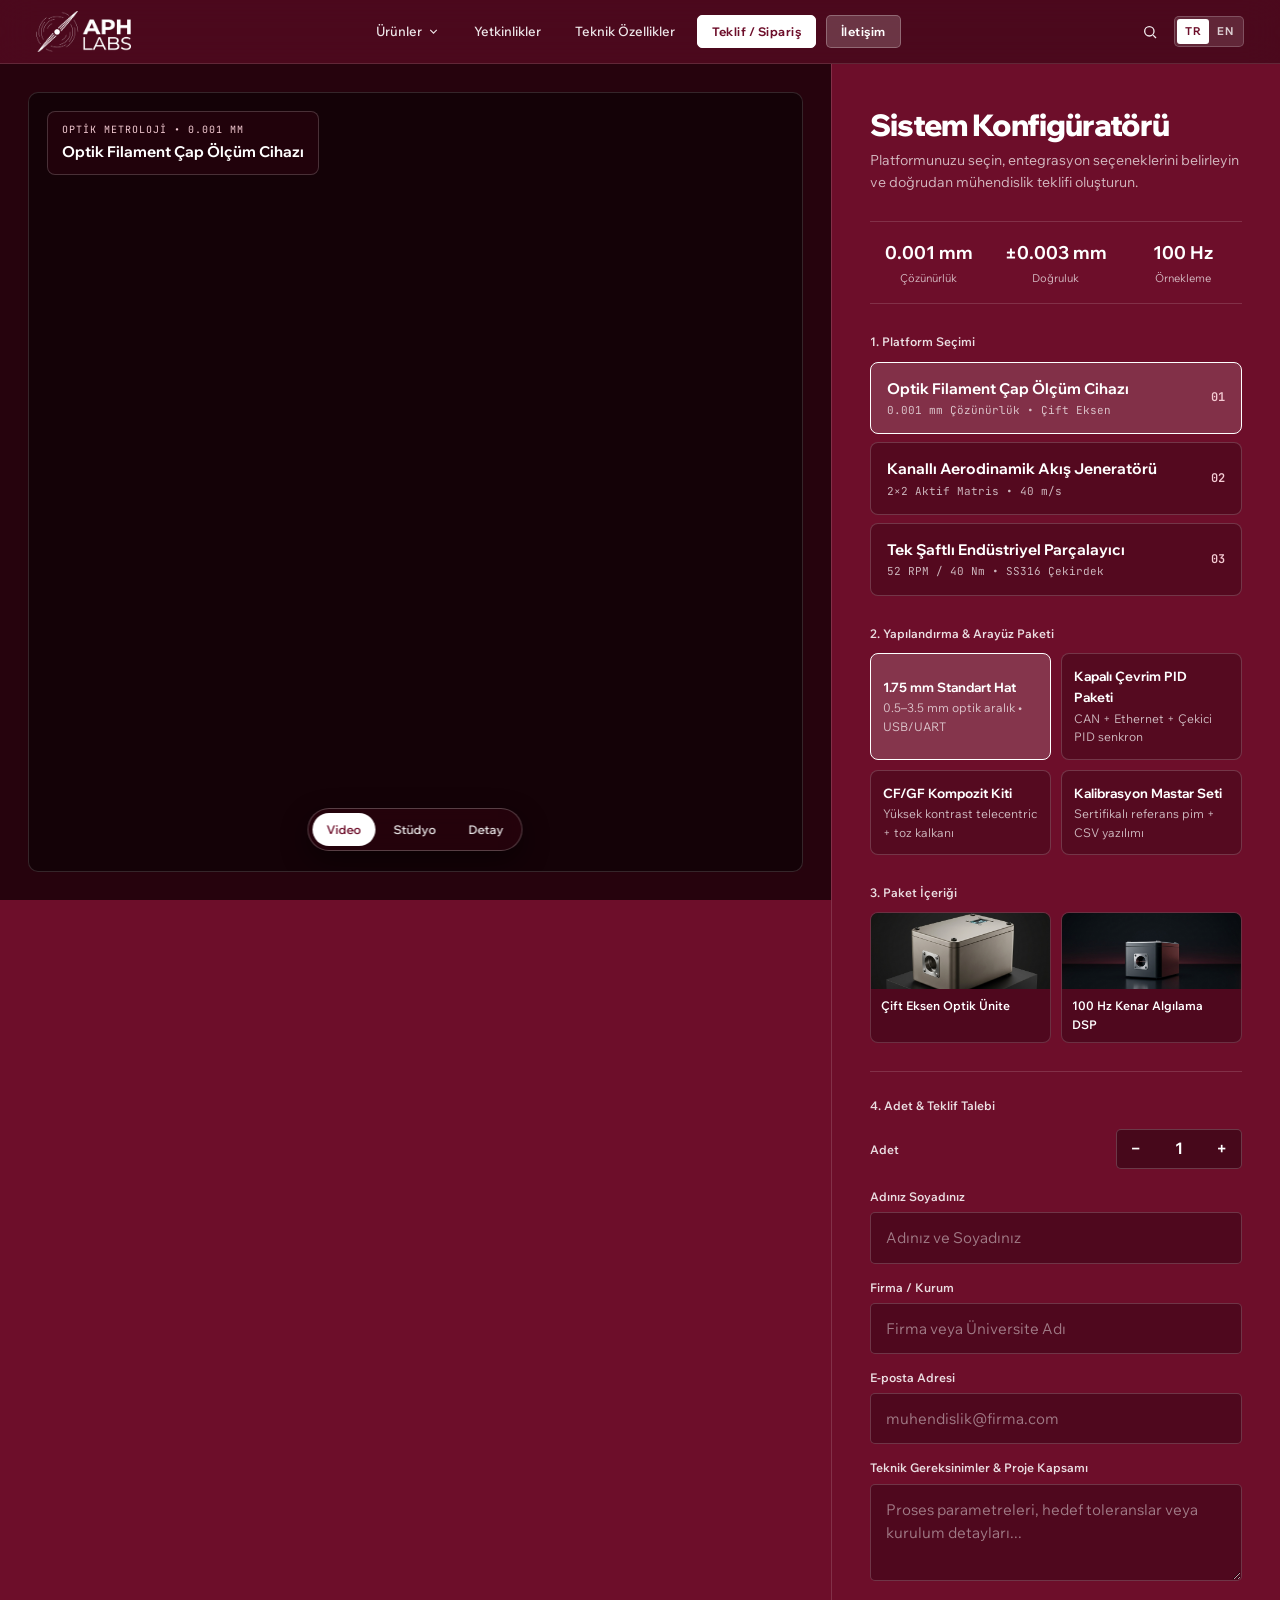
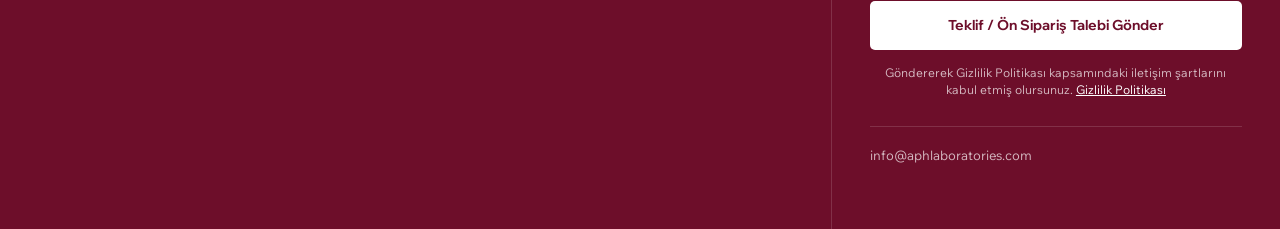
<file: order/index.html>
<!DOCTYPE html>
<html lang="tr">
<head>
  <meta charset="UTF-8">
  <meta name="viewport" content="width=device-width, initial-scale=1.0">
  <title>Sistem Konfigüratörü &amp; Teklif Talebi | APH Labs</title>
  <meta name="description" content="APH Labs hassas mühendislik platformlarını yapılandırın ve doğrudan mühendislik ekibimizden teklif / ön sipariş talebi oluşturun.">
  <link rel="canonical" href="https://www.aph-labs.com/order/">

  <!-- Google tag (gtag.js) -->
  <script async src="https://www.googletagmanager.com/gtag/js?id=G-NF6G0VFSJZ"></script>
  <script>
    window.dataLayer = window.dataLayer || [];
    function gtag(){dataLayer.push(arguments);}
    gtag('js', new Date());
    gtag('config', 'G-NF6G0VFSJZ');
  </script>

  <link rel="icon" type="image/x-icon" href="../assets/img/logo/favicon.ico">
  <link rel="icon" type="image/png" sizes="32x32" href="../assets/img/logo/favicon-32x32.png">
  <link rel="apple-touch-icon" href="../assets/img/logo/aph_icon_square.png">

  <link rel="preconnect" href="https://fonts.googleapis.com">
  <link rel="preconnect" href="https://fonts.gstatic.com" crossorigin>
  <link href="https://fonts.googleapis.com/css2?family=JetBrains+Mono:wght@400;500;600&family=Wix+Madefor+Display:wght@500;600;700;800&family=Wix+Madefor+Text:wght@400;500;600;700&display=swap" rel="stylesheet">

  <link rel="stylesheet" href="../assets/css/style.css?v=4">
</head>
<body data-base-path="../" data-page-title-key="meta_order_title" data-page-desc-key="meta_order_desc">

  <!-- Fixed Burgundy Glass Navigation Bar -->
  <header class="site-header">
    <div class="header-inner">
      <a href="../" class="brand-link" aria-label="APH Labs Ana Sayfa">
        <img src="../assets/img/logo/aph_labs_logo_white.png" alt="APH Labs" class="brand-logo-img">
      </a>

      <nav class="header-nav" aria-label="Ana Menü">
        <div class="nav-dropdown">
          <button type="button" class="nav-link nav-dropdown-trigger" aria-expanded="false" aria-haspopup="true">
            <span data-i18n="nav_systems">Ürünler</span>
            <svg viewBox="0 0 24 24" fill="none" stroke="currentColor" stroke-width="2"><path d="M6 9l6 6 6-6"/></svg>
          </button>
          <div class="nav-dropdown-menu">
            <a href="../products/" class="dropdown-item">
              <span class="dropdown-item-title" data-i18n="nav_all_systems">Tüm Ürünler ve Çözümler</span>
              <span class="dropdown-item-sub">3 Tescilli Platform</span>
            </a>
            <div class="dropdown-divider"></div>
            <a href="../products/optical-filament-gauge/" class="dropdown-item">
              <span class="dropdown-item-title" data-i18n="p1_title">Optik Filament Çap Ölçüm Cihazı</span>
              <span class="dropdown-item-sub" data-i18n="nav_p1_sub">0.001 mm Çözünürlük • Çift Eksen</span>
            </a>
            <a href="../products/aerodynamic-flow-generator/" class="dropdown-item">
              <span class="dropdown-item-title" data-i18n="p2_title">Kanallı Aerodinamik Akış Jeneratörü</span>
              <span class="dropdown-item-sub" data-i18n="nav_p2_sub">2×2 Aktif Matris • 40 m/s</span>
            </a>
            <a href="../products/industrial-shredder/" class="dropdown-item">
              <span class="dropdown-item-title" data-i18n="p3_title">Tek Şaftlı Endüstriyel Parçalayıcı</span>
              <span class="dropdown-item-sub" data-i18n="nav_p3_sub">52 RPM / 40 Nm • SS316 Çekirdek</span>
            </a>
          </div>
        </div>
        <a href="../#capabilities" class="nav-link" data-i18n="nav_capabilities">Yetkinlikler</a>
        <a href="../#specifications" class="nav-link" data-i18n="nav_specs">Teknik Özellikler</a>
        <a href="./" class="nav-pill-cta is-active" data-i18n="nav_order_cta">Teklif / Sipariş</a>
        <a href="../#contact" class="nav-pill-cta" data-i18n="nav_contact_cta">İletişim</a>
      </nav>

      <button type="button" id="mobileMenuBtn" class="mobile-menu-trigger" data-i18n="nav_menu_btn">Menü</button>

      <div class="header-utils">
        <button type="button" id="searchOpenBtn" class="icon-util-btn" aria-label="Ara">
          <svg width="16" height="16" viewBox="0 0 24 24" fill="none" stroke="currentColor" stroke-width="2"><circle cx="11" cy="11" r="7"/><path d="M21 21l-4.35-4.35"/></svg>
        </button>
        <div class="lang-switch" role="group" aria-label="Dil Seçimi">
          <button type="button" class="lang-toggle-btn lang-btn-tr active">TR</button>
          <button type="button" class="lang-toggle-btn lang-btn-en">EN</button>
        </div>
      </div>
    </div>
  </header>

  <!-- Mobile Nav Modal -->
  <div id="mobileNavModal" class="mobile-nav-modal" role="dialog" aria-modal="true" aria-label="Sitede Gezinme">
    <button type="button" id="mobileNavClose" class="mobile-nav-close" aria-label="Menüyü Kapat">
      <svg width="20" height="20" viewBox="0 0 24 24" fill="none" stroke="currentColor" stroke-width="2"><path d="M18 6L6 18M6 6l12 12"/></svg>
    </button>
    <div class="mobile-nav-links">
      <a href="../" data-i18n="nav_home">Ana Sayfa</a>
      <a href="../products/" data-i18n="nav_all_systems">Tüm Ürünler ve Çözümler</a>
      <a href="../#capabilities" data-i18n="nav_capabilities">Yetkinlikler</a>
      <a href="../#contact" data-i18n="nav_contact_cta">İletişim</a>
    </div>
  </div>

  <!-- Search Modal -->
  <div id="searchModal" class="search-modal" role="dialog" aria-modal="true" aria-label="Site İçi Arama">
    <div class="search-dialog">
      <div class="search-input-wrap">
        <svg width="18" height="18" viewBox="0 0 24 24" fill="none" stroke="rgba(255,255,255,0.6)" stroke-width="2"><circle cx="11" cy="11" r="7"/><path d="M21 21l-4.35-4.35"/></svg>
        <input type="search" id="searchInput" class="search-input" placeholder="Ürün, teknik parametre veya yetkinlik arayın..." data-i18n-placeholder="search_placeholder" autocomplete="off">
      </div>
      <div id="searchResults" class="search-results"></div>
    </div>
  </div>

  <!-- ======================================================================
       70/30 SPLIT-SCREEN CONFIGURATOR (AirCar /tr/order Blueprint)
       ====================================================================== -->
  <main id="aphConfigurator" class="configurator-layout">

    <!-- LEFT STICKY DARK MEDIA CANVAS -->
    <section class="configurator-stage" aria-label="Platform Önizleme">
      <div class="configurator-media-wrap">
        <div class="stage-hud-badge">
          <div id="cfgHudKicker" class="stage-hud-kicker">OPTİK METROLOJİ • 0.001 mm</div>
          <div id="cfgHudTitle" class="stage-hud-title">Optik Filament Çap Ölçüm Cihazı</div>
        </div>

        <video id="cfgStageVideo" autoplay muted loop playsinline src="../assets/video/product-filament.mp4?v=3"></video>
        <img id="cfgStageImg" src="../assets/img/studio/filament-gauge.png" alt="APH Labs Platform Önizleme" style="display: none;">

        <div class="stage-view-pills" role="group" aria-label="Görünüm Modu">
          <button type="button" class="stage-pill is-active" data-stage-view="video" data-i18n="cfg_view_video">Video</button>
          <button type="button" class="stage-pill" data-stage-view="photo" data-i18n="cfg_view_photo">Stüdyo</button>
          <button type="button" class="stage-pill" data-stage-view="cad" data-i18n="cfg_view_cad">Detay</button>
        </div>
      </div>
    </section>

    <!-- RIGHT SCROLLABLE CONFIGURATION SIDEBAR -->
    <aside class="configurator-sidebar">
      <div>
        <h1 style="font-family: var(--font-display); font-size: 1.9rem; font-weight: 800; letter-spacing: -0.03em; line-height: 1.12;" data-i18n="cfg_title">Sistem Konfigüratörü</h1>
        <p style="font-size: 14px; color: var(--ink-muted); margin-top: 8px; line-height: 1.55;" data-i18n="cfg_sub">Platformunuzu seçin, entegrasyon seçeneklerini belirleyin ve doğrudan mühendislik teklifi oluşturun.</p>
      </div>

      <!-- KPI Summary Strip -->
      <div id="cfgKpiStrip" class="cfg-kpi-strip"></div>

      <!-- Step 1: Platform Picker -->
      <div>
        <div class="field-label" style="margin-bottom: 10px;" data-i18n="cfg_step1">1. Platform Seçimi</div>
        <div class="cfg-platform-list">
          <button type="button" class="cfg-platform-btn is-active" data-platform="filament">
            <div>
              <div class="cfg-platform-name" data-i18n="p1_title">Optik Filament Çap Ölçüm Cihazı</div>
              <div class="cfg-platform-sub" data-i18n="nav_p1_sub">0.001 mm Çözünürlük • Çift Eksen</div>
            </div>
            <span class="mono" style="font-size: 12px; color: var(--accent-blue); font-weight: 600;">01</span>
          </button>

          <button type="button" class="cfg-platform-btn" data-platform="aero">
            <div>
              <div class="cfg-platform-name" data-i18n="p2_title">Kanallı Aerodinamik Akış Jeneratörü</div>
              <div class="cfg-platform-sub" data-i18n="nav_p2_sub">2×2 Aktif Matris • 40 m/s</div>
            </div>
            <span class="mono" style="font-size: 12px; color: var(--accent-blue); font-weight: 600;">02</span>
          </button>

          <button type="button" class="cfg-platform-btn" data-platform="shredder">
            <div>
              <div class="cfg-platform-name" data-i18n="p3_title">Tek Şaftlı Endüstriyel Parçalayıcı</div>
              <div class="cfg-platform-sub" data-i18n="nav_p3_sub">52 RPM / 40 Nm • SS316 Çekirdek</div>
            </div>
            <span class="mono" style="font-size: 12px; color: var(--accent-blue); font-weight: 600;">03</span>
          </button>
        </div>
      </div>

      <!-- Step 2: Configuration Options -->
      <div>
        <div class="field-label" style="margin-bottom: 10px;" data-i18n="cfg_step2">2. Yapılandırma &amp; Arayüz Paketi</div>
        <div id="cfgOptionGrid" class="cfg-option-grid"></div>
      </div>

      <!-- Step 3: Included Hardware Thumbnails -->
      <div>
        <div class="field-label" style="margin-bottom: 10px;" data-i18n="cfg_step3">3. Paket İçeriği</div>
        <div id="cfgIncludedList" class="cfg-included-list"></div>
      </div>

      <!-- Step 4: Quantity & Direct Reservation / Quote Form -->
      <div style="border-top: 1px solid var(--border-hairline); padding-top: 24px;">
        <div class="field-label" style="margin-bottom: 14px;" data-i18n="cfg_step4">4. Adet &amp; Teklif Talebi</div>

        <form id="contactForm" class="aircar-form">
          <input type="hidden" id="formTargetMachine" name="Target System" value="Optik Filament Çap Ölçüm Cihazı">
          <input type="hidden" id="formConfigSummary" name="Configuration" value="1.75 mm Standart Hat">

          <div style="display:flex; align-items:center; justify-content:space-between; margin-bottom: 4px;">
            <label class="field-label" for="formQty" data-i18n="cfg_qty_label">Adet</label>
            <div class="qty-stepper">
              <button type="button" id="qtyDec" aria-label="Azalt">−</button>
              <input type="text" id="formQty" name="Quantity" value="1" readonly aria-label="Adet">
              <button type="button" id="qtyInc" aria-label="Artır">+</button>
            </div>
          </div>

          <div class="field-group">
            <label class="field-label" for="formFullName" data-i18n="form_name_label">Adınız Soyadınız</label>
            <input type="text" id="formFullName" required class="aircar-input" placeholder="Adınız ve Soyadınız" data-i18n-placeholder="form_name_placeholder">
          </div>

          <div class="field-group">
            <label class="field-label" for="formCompany" data-i18n="form_company_label">Firma / Kurum</label>
            <input type="text" id="formCompany" required class="aircar-input" placeholder="Firma veya Üniversite Adı" data-i18n-placeholder="form_company_placeholder">
          </div>

          <div class="field-group">
            <label class="field-label" for="formEmail" data-i18n="form_email_label">E-posta Adresi</label>
            <input type="email" id="formEmail" required class="aircar-input" placeholder="muhendislik@firma.com" data-i18n-placeholder="form_email_placeholder">
          </div>

          <div class="field-group">
            <label class="field-label" for="formNotes" data-i18n="form_notes_label">Teknik Gereksinimler &amp; Proje Kapsamı</label>
            <textarea id="formNotes" rows="3" required class="aircar-input" placeholder="Proses parametreleri, hedef toleranslar veya kurulum detayları..." data-i18n-placeholder="form_notes_placeholder"></textarea>
          </div>

          <button type="submit" class="btn-solid-black" style="width: 100%; margin-top: 6px;">
            <span data-i18n="cfg_submit">Teklif / Ön Sipariş Talebi Gönder</span>
          </button>

          <p style="font-size: 11.5px; color: var(--ink-muted); text-align: center; line-height: 1.5;">
            <span data-i18n="cfg_privacy_note">Göndererek Gizlilik Politikası kapsamındaki iletişim şartlarını kabul etmiş olursunuz.</span>
            <a href="../privacy/" style="text-decoration: underline; color: #ffffff;" data-i18n="footer_privacy">Gizlilik Politikası</a>
          </p>
        </form>

        <div id="contactSuccess" class="form-success-box">
          <div class="success-check">
            <svg width="22" height="22" viewBox="0 0 24 24" fill="none" stroke="currentColor" stroke-width="2.5"><path d="M5 13l4 4L19 7"/></svg>
          </div>
          <h3 style="font-family: var(--font-display); font-size: 1.3rem; margin-bottom: 8px;" data-i18n="form_success_title">Talebiniz Alındı</h3>
          <p style="color: var(--ink-muted); font-size: 14px; margin-bottom: 18px;" data-i18n="form_success_desc">Mühendislik talebiniz ekibimize iletildi. Teknik parametreleriniz incelenerek bir iş günü içinde size dönüş yapılacaktır.</p>
          <button type="button" id="btnSendAnother" class="btn-outline-dark" data-i18n="btn_send_another">Yeni Bir Talep Gönder</button>
        </div>
      </div>

      <div style="border-top: 1px solid var(--border-hairline); padding-top: 18px; display: flex; justify-content: space-between; font-size: 12.5px; color: var(--ink-muted);">
        <a href="mailto:info@aphlaboratories.com">info@aphlaboratories.com</a>
      </div>
    </aside>

  </main>

  <script src="../assets/js/main.js?v=3"></script>
</body>
</html>
</file>
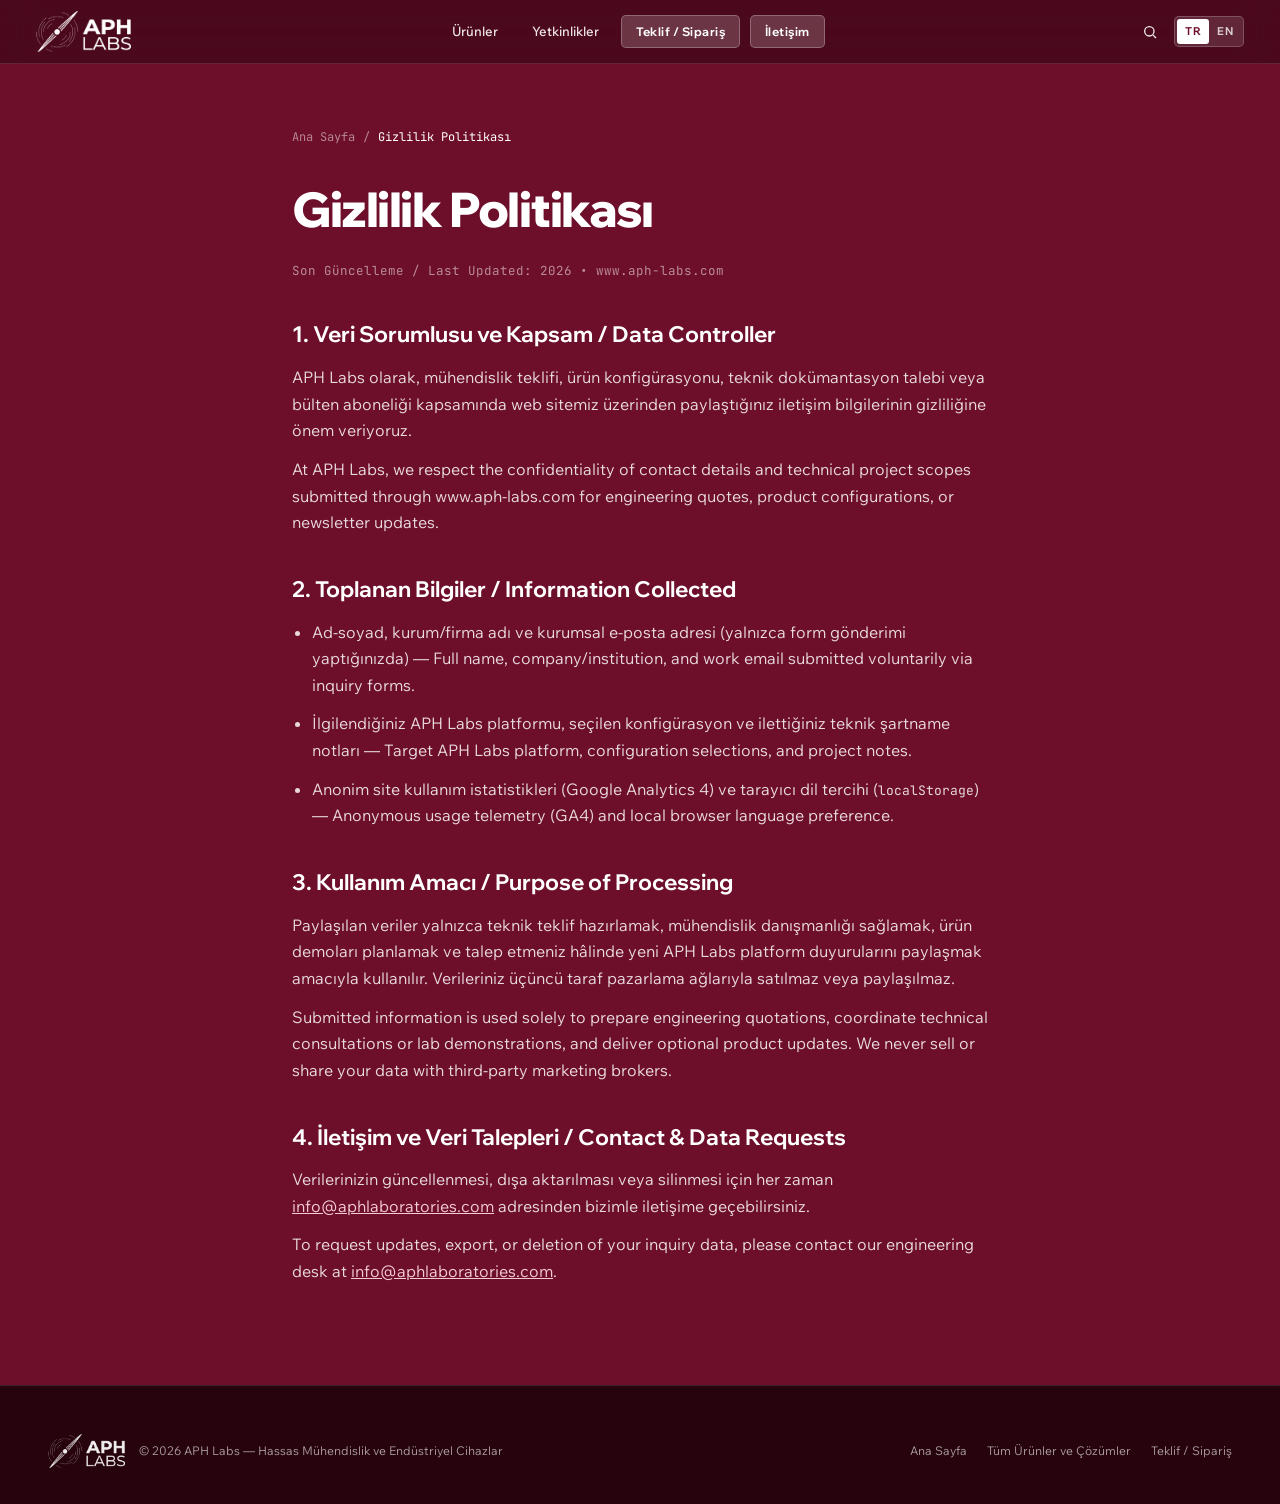
<file: privacy/index.html>
<!DOCTYPE html>
<html lang="tr">
<head>
  <meta charset="UTF-8">
  <meta name="viewport" content="width=device-width, initial-scale=1.0">
  <title>Gizlilik Politikası | APH Labs</title>
  <meta name="description" content="APH Labs web sitesi gizlilik politikası, iletişim verileri işleme esasları ve çerez bilgilendirmesi.">
  <link rel="canonical" href="https://www.aph-labs.com/privacy/">

  <link rel="icon" type="image/x-icon" href="../assets/img/logo/favicon.ico">
  <link rel="icon" type="image/png" sizes="32x32" href="../assets/img/logo/favicon-32x32.png">

  <link rel="preconnect" href="https://fonts.googleapis.com">
  <link rel="preconnect" href="https://fonts.gstatic.com" crossorigin>
  <link href="https://fonts.googleapis.com/css2?family=JetBrains+Mono:wght@400;500;600&family=Wix+Madefor+Display:wght@500;600;700;800&family=Wix+Madefor+Text:wght@400;500;600;700&display=swap" rel="stylesheet">

  <link rel="stylesheet" href="../assets/css/style.css?v=4">
</head>
<body class="page-dark" data-base-path="../" data-page-title-key="meta_privacy_title" data-page-desc-key="meta_privacy_desc">

  <header class="site-header">
    <div class="header-inner">
      <a href="../" class="brand-link" aria-label="APH Labs Ana Sayfa">
        <img src="../assets/img/logo/aph_labs_logo_white.png" alt="APH Labs" class="brand-logo-img">
      </a>

      <nav class="header-nav" aria-label="Ana Menü">
        <a href="../products/" class="nav-link" data-i18n="nav_systems">Ürünler</a>
        <a href="../#capabilities" class="nav-link" data-i18n="nav_capabilities">Yetkinlikler</a>
        <a href="../order/" class="nav-pill-cta" data-i18n="nav_order_cta">Teklif / Sipariş</a>
        <a href="../#contact" class="nav-pill-cta" data-i18n="nav_contact_cta">İletişim</a>
      </nav>

      <button type="button" id="mobileMenuBtn" class="mobile-menu-trigger" data-i18n="nav_menu_btn">Menü</button>

      <div class="header-utils">
        <button type="button" id="searchOpenBtn" class="icon-util-btn" aria-label="Ara">
          <svg width="16" height="16" viewBox="0 0 24 24" fill="none" stroke="currentColor" stroke-width="2"><circle cx="11" cy="11" r="7"/><path d="M21 21l-4.35-4.35"/></svg>
        </button>
        <div class="lang-switch" role="group" aria-label="Dil Seçimi">
          <button type="button" class="lang-toggle-btn lang-btn-tr active">TR</button>
          <button type="button" class="lang-toggle-btn lang-btn-en">EN</button>
        </div>
      </div>
    </div>
  </header>

  <div id="mobileNavModal" class="mobile-nav-modal" role="dialog" aria-modal="true" aria-label="Sitede Gezinme">
    <button type="button" id="mobileNavClose" class="mobile-nav-close" aria-label="Menüyü Kapat">
      <svg width="20" height="20" viewBox="0 0 24 24" fill="none" stroke="currentColor" stroke-width="2"><path d="M18 6L6 18M6 6l12 12"/></svg>
    </button>
    <div class="mobile-nav-links">
      <a href="../" data-i18n="nav_home">Ana Sayfa</a>
      <a href="../products/" data-i18n="nav_all_systems">Tüm Ürünler ve Çözümler</a>
      <a href="../order/" data-i18n="nav_order_cta">Teklif / Sipariş</a>
      <a href="../#contact" data-i18n="nav_contact_cta">İletişim</a>
    </div>
  </div>

  <div id="searchModal" class="search-modal" role="dialog" aria-modal="true" aria-label="Site İçi Arama">
    <div class="search-dialog">
      <div class="search-input-wrap">
        <svg width="18" height="18" viewBox="0 0 24 24" fill="none" stroke="rgba(255,255,255,0.6)" stroke-width="2"><circle cx="11" cy="11" r="7"/><path d="M21 21l-4.35-4.35"/></svg>
        <input type="search" id="searchInput" class="search-input" placeholder="Ürün, teknik parametre veya yetkinlik arayın..." data-i18n-placeholder="search_placeholder" autocomplete="off">
      </div>
      <div id="searchResults" class="search-results"></div>
    </div>
  </div>

  <!-- Dark Charcoal Single-Column Legal Canvas (AirCar /tr/privacypolicy Style) -->
  <main class="legal-main">
    <article class="container-narrow legal-content">
      <div class="breadcrumb" style="color: rgba(255,255,255,0.5);">
        <a href="../" data-i18n="nav_home">Ana Sayfa</a>
        <span>/</span>
        <span style="color:#ffffff;" data-i18n="footer_privacy">Gizlilik Politikası</span>
      </div>

      <h1 data-i18n="footer_privacy">Gizlilik Politikası</h1>
      <p style="color: rgba(255,255,255,0.52); font-family: var(--font-mono); font-size: 12.5px;">Son Güncelleme / Last Updated: 2026 • www.aph-labs.com</p>

      <h2>1. Veri Sorumlusu ve Kapsam / Data Controller</h2>
      <p>APH Labs olarak, mühendislik teklifi, ürün konfigürasyonu, teknik dokümantasyon talebi veya bülten aboneliği kapsamında web sitemiz üzerinden paylaştığınız iletişim bilgilerinin gizliliğine önem veriyoruz.</p>
      <p>At APH Labs, we respect the confidentiality of contact details and technical project scopes submitted through www.aph-labs.com for engineering quotes, product configurations, or newsletter updates.</p>

      <h2>2. Toplanan Bilgiler / Information Collected</h2>
      <ul>
        <li>Ad-soyad, kurum/firma adı ve kurumsal e-posta adresi (yalnızca form gönderimi yaptığınızda) — Full name, company/institution, and work email submitted voluntarily via inquiry forms.</li>
        <li>İlgilendiğiniz APH Labs platformu, seçilen konfigürasyon ve ilettiğiniz teknik şartname notları — Target APH Labs platform, configuration selections, and project notes.</li>
        <li>Anonim site kullanım istatistikleri (Google Analytics 4) ve tarayıcı dil tercihi (<code class="mono" style="font-size:13px;">localStorage</code>) — Anonymous usage telemetry (GA4) and local browser language preference.</li>
      </ul>

      <h2>3. Kullanım Amacı / Purpose of Processing</h2>
      <p>Paylaşılan veriler yalnızca teknik teklif hazırlamak, mühendislik danışmanlığı sağlamak, ürün demoları planlamak ve talep etmeniz hâlinde yeni APH Labs platform duyurularını paylaşmak amacıyla kullanılır. Verileriniz üçüncü taraf pazarlama ağlarıyla satılmaz veya paylaşılmaz.</p>
      <p>Submitted information is used solely to prepare engineering quotations, coordinate technical consultations or lab demonstrations, and deliver optional product updates. We never sell or share your data with third-party marketing brokers.</p>

      <h2>4. İletişim ve Veri Talepleri / Contact &amp; Data Requests</h2>
      <p>Verilerinizin güncellenmesi, dışa aktarılması veya silinmesi için her zaman <a href="mailto:info@aphlaboratories.com" style="color:var(--accent-blue); text-decoration:underline;">info@aphlaboratories.com</a> adresinden bizimle iletişime geçebilirsiniz.</p>
      <p>To request updates, export, or deletion of your inquiry data, please contact our engineering desk at <a href="mailto:info@aphlaboratories.com" style="color:var(--accent-blue); text-decoration:underline;">info@aphlaboratories.com</a>.</p>
    </article>
  </main>

  <footer class="site-footer">
    <div class="container">
      <div class="footer-bottom" style="margin-top: 0; border-top: none; padding-top: 0;">
        <div style="display:flex; align-items:center; gap:14px;">
          <img src="../assets/img/logo/aph_labs_logo_white.png" alt="APH Labs" class="footer-logo-img">
          <span data-i18n="footer_copy">© 2026 APH Labs — Hassas Mühendislik ve Endüstriyel Cihazlar</span>
        </div>
        <div class="footer-legal-links">
          <a href="../" data-i18n="nav_home">Ana Sayfa</a>
          <a href="../products/" data-i18n="nav_all_systems">Tüm Ürünler ve Çözümler</a>
          <a href="../order/" data-i18n="nav_order_cta">Teklif / Sipariş</a>
        </div>
      </div>
    </div>
  </footer>

  <script src="../assets/js/main.js?v=3"></script>
</body>
</html>
</file>
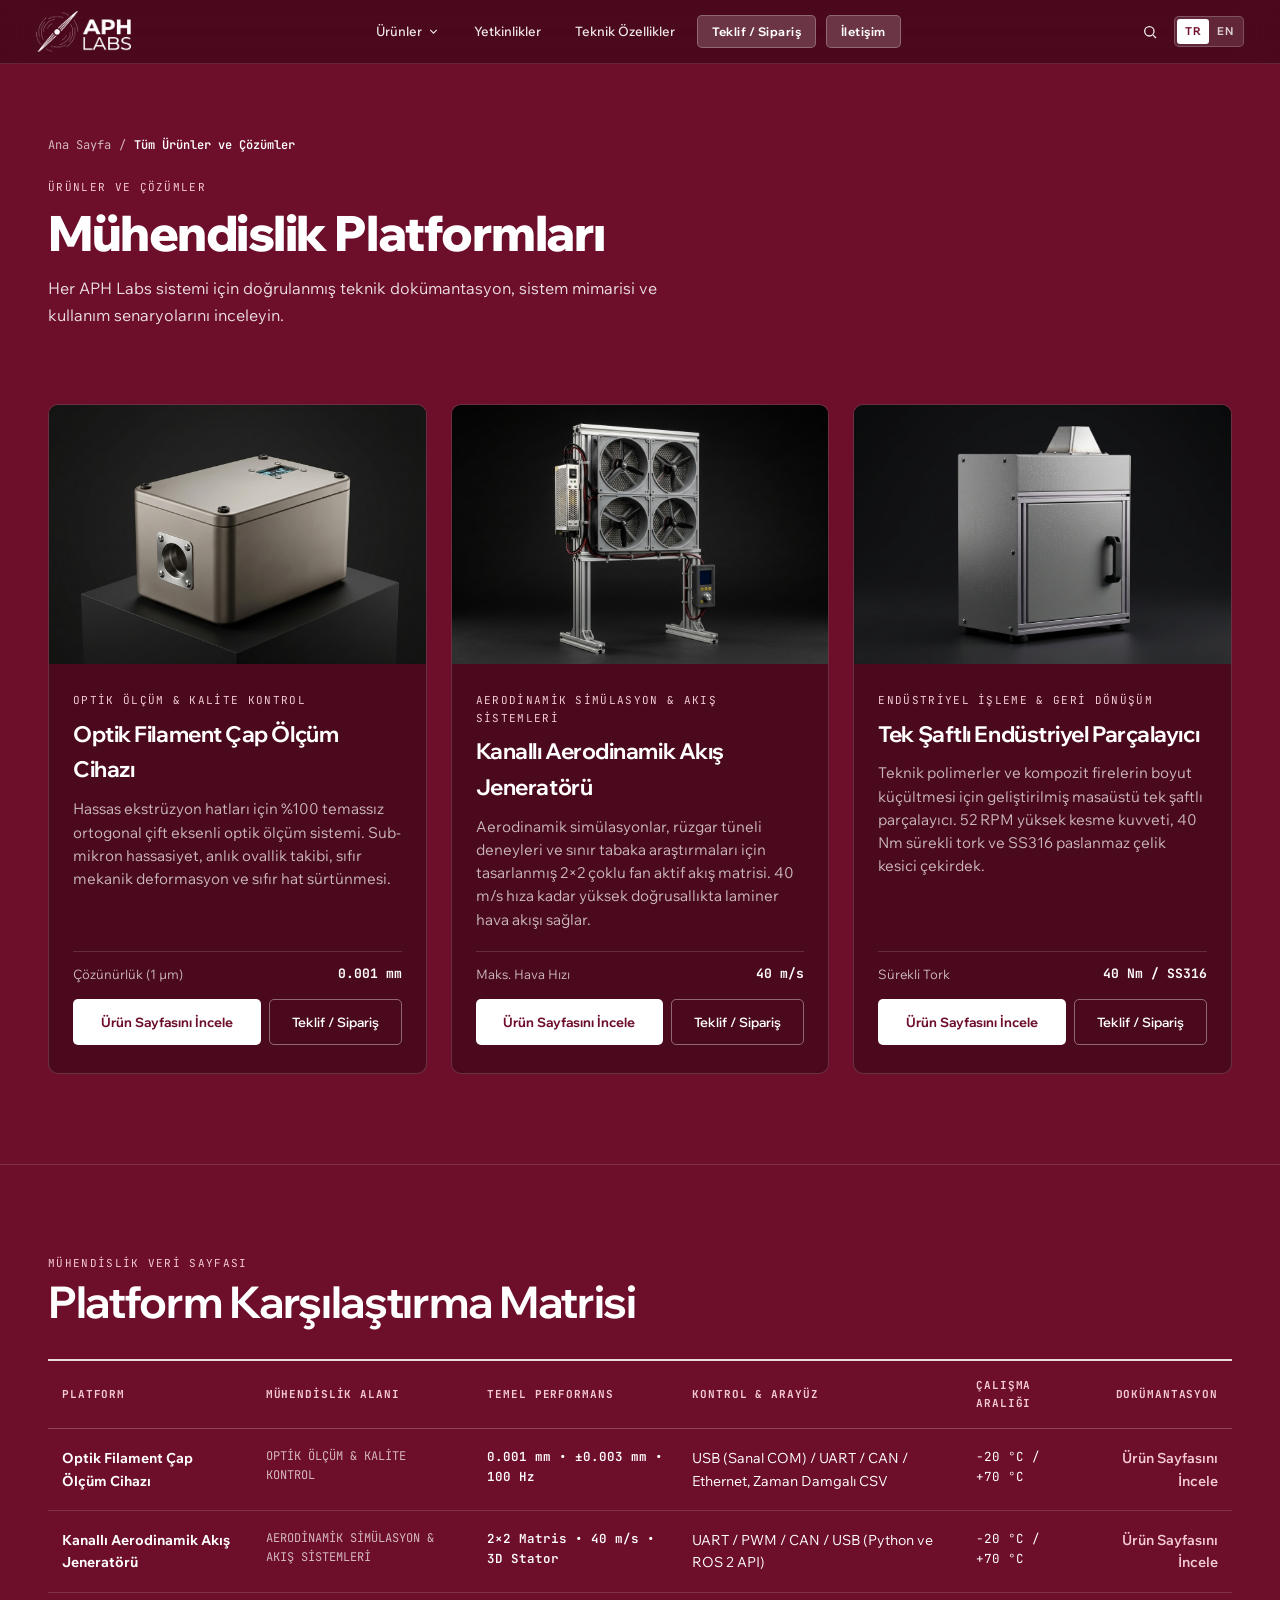
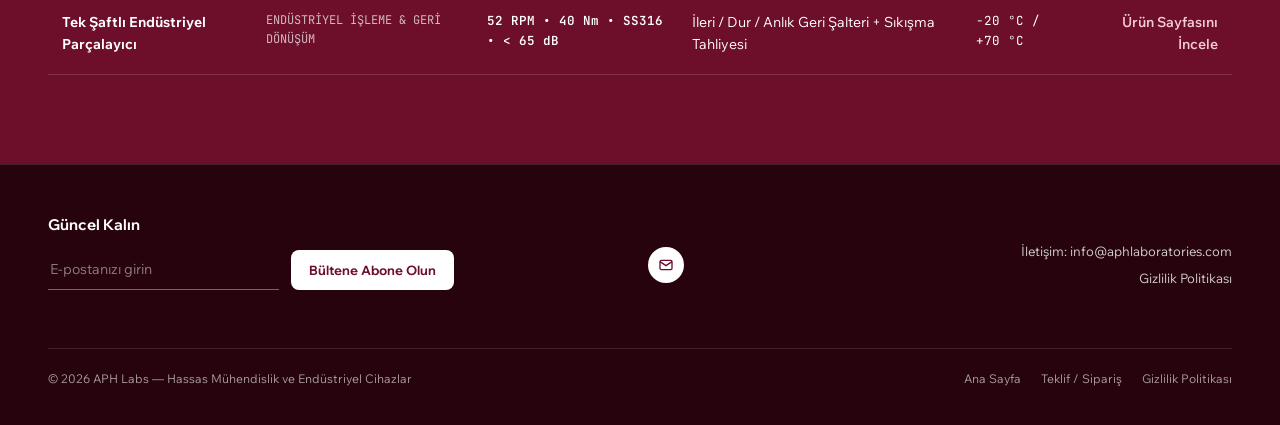
<file: products/index.html>
<!DOCTYPE html>
<html lang="tr">
<head>
  <meta charset="UTF-8">
  <meta name="viewport" content="width=device-width, initial-scale=1.0">
  <title>Ürünler ve Çözümler | APH Labs</title>
  <meta name="description" content="Optik Filament Çap Ölçüm Cihazı, Kanallı Aerodinamik Akış Jeneratörü ve Tek Şaftlı Endüstriyel Parçalayıcı teknik dokümantasyonları.">
  <link rel="canonical" href="https://www.aph-labs.com/products/">

  <script async src="https://www.googletagmanager.com/gtag/js?id=G-NF6G0VFSJZ"></script>
  <script>
    window.dataLayer = window.dataLayer || [];
    function gtag(){dataLayer.push(arguments);}
    gtag('js', new Date());
    gtag('config', 'G-NF6G0VFSJZ');
  </script>

  <link rel="icon" type="image/x-icon" href="../assets/img/logo/favicon.ico">
  <link rel="icon" type="image/png" sizes="32x32" href="../assets/img/logo/favicon-32x32.png">
  <link rel="apple-touch-icon" href="../assets/img/logo/aph_icon_square.png">

  <link rel="preconnect" href="https://fonts.googleapis.com">
  <link rel="preconnect" href="https://fonts.gstatic.com" crossorigin>
  <link href="https://fonts.googleapis.com/css2?family=JetBrains+Mono:wght@400;500;600&family=Wix+Madefor+Display:wght@500;600;700;800&family=Wix+Madefor+Text:wght@400;500;600;700&display=swap" rel="stylesheet">

  <link rel="stylesheet" href="../assets/css/style.css?v=4">
</head>
<body data-base-path="../" data-page-title-key="meta_catalog_title" data-page-desc-key="meta_catalog_desc">

  <header class="site-header">
    <div class="header-inner">
      <a href="../" class="brand-link" aria-label="APH Labs Ana Sayfa">
        <img src="../assets/img/logo/aph_labs_logo_white.png" alt="APH Labs" class="brand-logo-img">
      </a>

      <nav class="header-nav" aria-label="Ana Menü">
        <div class="nav-dropdown">
          <button type="button" class="nav-link nav-dropdown-trigger" aria-expanded="false" aria-haspopup="true">
            <span data-i18n="nav_systems">Ürünler</span>
            <svg viewBox="0 0 24 24" fill="none" stroke="currentColor" stroke-width="2"><path d="M6 9l6 6 6-6"/></svg>
          </button>
          <div class="nav-dropdown-menu">
            <a href="./" class="dropdown-item">
              <span class="dropdown-item-title" data-i18n="nav_all_systems">Tüm Ürünler ve Çözümler</span>
              <span class="dropdown-item-sub">3 Tescilli Platform</span>
            </a>
            <div class="dropdown-divider"></div>
            <a href="optical-filament-gauge/" class="dropdown-item">
              <span class="dropdown-item-title" data-i18n="p1_title">Optik Filament Çap Ölçüm Cihazı</span>
              <span class="dropdown-item-sub" data-i18n="nav_p1_sub">0.001 mm Çözünürlük • Çift Eksen</span>
            </a>
            <a href="aerodynamic-flow-generator/" class="dropdown-item">
              <span class="dropdown-item-title" data-i18n="p2_title">Kanallı Aerodinamik Akış Jeneratörü</span>
              <span class="dropdown-item-sub" data-i18n="nav_p2_sub">2×2 Aktif Matris • 40 m/s</span>
            </a>
            <a href="industrial-shredder/" class="dropdown-item">
              <span class="dropdown-item-title" data-i18n="p3_title">Tek Şaftlı Endüstriyel Parçalayıcı</span>
              <span class="dropdown-item-sub" data-i18n="nav_p3_sub">52 RPM / 40 Nm • SS316 Çekirdek</span>
            </a>
          </div>
        </div>
        <a href="../#capabilities" class="nav-link" data-i18n="nav_capabilities">Yetkinlikler</a>
        <a href="../#specifications" class="nav-link" data-i18n="nav_specs">Teknik Özellikler</a>
        <a href="../order/" class="nav-pill-cta" data-i18n="nav_order_cta">Teklif / Sipariş</a>
        <a href="../#contact" class="nav-pill-cta" data-i18n="nav_contact_cta">İletişim</a>
      </nav>

      <button type="button" id="mobileMenuBtn" class="mobile-menu-trigger" data-i18n="nav_menu_btn">Menü</button>

      <div class="header-utils">
        <button type="button" id="searchOpenBtn" class="icon-util-btn" aria-label="Ara">
          <svg width="16" height="16" viewBox="0 0 24 24" fill="none" stroke="currentColor" stroke-width="2"><circle cx="11" cy="11" r="7"/><path d="M21 21l-4.35-4.35"/></svg>
        </button>
        <div class="lang-switch" role="group" aria-label="Dil Seçimi">
          <button type="button" class="lang-toggle-btn lang-btn-tr active">TR</button>
          <button type="button" class="lang-toggle-btn lang-btn-en">EN</button>
        </div>
      </div>
    </div>
  </header>

  <div id="mobileNavModal" class="mobile-nav-modal" role="dialog" aria-modal="true" aria-label="Sitede Gezinme">
    <button type="button" id="mobileNavClose" class="mobile-nav-close" aria-label="Menüyü Kapat">
      <svg width="20" height="20" viewBox="0 0 24 24" fill="none" stroke="currentColor" stroke-width="2"><path d="M18 6L6 18M6 6l12 12"/></svg>
    </button>
    <div class="mobile-nav-links">
      <a href="../" data-i18n="nav_home">Ana Sayfa</a>
      <a href="optical-filament-gauge/" data-i18n="p1_title">Optik Filament Çap Ölçüm Cihazı</a>
      <a href="aerodynamic-flow-generator/" data-i18n="p2_title">Kanallı Aerodinamik Akış Jeneratörü</a>
      <a href="industrial-shredder/" data-i18n="p3_title">Tek Şaftlı Endüstriyel Parçalayıcı</a>
      <a href="../order/" data-i18n="nav_order_cta">Teklif / Sipariş</a>
    </div>
  </div>

  <div id="searchModal" class="search-modal" role="dialog" aria-modal="true" aria-label="Site İçi Arama">
    <div class="search-dialog">
      <div class="search-input-wrap">
        <svg width="18" height="18" viewBox="0 0 24 24" fill="none" stroke="rgba(255,255,255,0.6)" stroke-width="2"><circle cx="11" cy="11" r="7"/><path d="M21 21l-4.35-4.35"/></svg>
        <input type="search" id="searchInput" class="search-input" placeholder="Ürün, teknik parametre veya yetkinlik arayın..." data-i18n-placeholder="search_placeholder" autocomplete="off">
      </div>
      <div id="searchResults" class="search-results"></div>
    </div>
  </div>

  <main>
    <section class="subpage-hero">
      <div class="container">
        <nav class="breadcrumb" aria-label="Breadcrumb">
          <a href="../" data-i18n="nav_home">Ana Sayfa</a>
          <span>/</span>
          <span style="color:#ffffff;font-weight:600;" data-i18n="nav_all_systems">Tüm Ürünler ve Çözümler</span>
        </nav>

        <span class="carousel-kicker" data-i18n="catalog_badge">ÜRÜNLER VE ÇÖZÜMLER</span>
        <h1 class="product-page-title" data-i18n="catalog_title">Mühendislik Platformları</h1>
        <p class="product-page-lead" style="max-width: 660px;" data-i18n="catalog_desc">Her APH Labs sistemi için doğrulanmış teknik dokümantasyon, sistem mimarisi ve kullanım senaryolarını inceleyin.</p>
      </div>
    </section>

    <!-- 3 Platform Cards -->
    <section style="padding-bottom: clamp(56px, 7vw, 96px); background: var(--bg-light);">
      <div class="container">
        <div class="catalog-cards-grid reveal">

          <article class="catalog-card">
            <a href="optical-filament-gauge/">
              <img src="../assets/img/studio/filament-gauge.png" alt="Optik Filament Çap Ölçüm Cihazı" class="catalog-card-img">
            </a>
            <div class="catalog-card-body">
              <div>
                <span class="carousel-kicker" data-i18n="p1_tag">OPTİK ÖLÇÜM &amp; KALİTE KONTROL</span>
                <h2 style="font-family: var(--font-display); font-size: 1.4rem; font-weight: 700; letter-spacing: -0.02em; margin-bottom: 10px;">
                  <a href="optical-filament-gauge/" data-i18n="p1_title">Optik Filament Çap Ölçüm Cihazı</a>
                </h2>
                <p style="font-size: 14.5px; color: var(--ink-muted); line-height: 1.6;" data-i18n="p1_desc">Hassas ekstrüzyon hatları için %100 temassız ortogonal çift eksenli optik ölçüm sistemi.</p>
              </div>
              <div style="display:flex; flex-direction:column; gap:14px;">
                <div style="border-top: 1px solid var(--border-hairline); padding-top: 12px; display:flex; justify-content:space-between; font-size:13px;">
                  <span style="color:var(--ink-muted);" data-i18n="p1_kpi1_lbl">Çözünürlük (1 µm)</span>
                  <strong class="mono">0.001 mm</strong>
                </div>
                <div style="display:flex; gap:8px;">
                  <a href="optical-filament-gauge/" class="btn-solid-black" style="flex:1; font-size:13px;" data-i18n="btn_view_product">Ürün Sayfasını İncele</a>
                  <a href="../order/?platform=filament" class="btn-outline-dark" style="font-size:13px;" data-i18n="nav_order_cta">Teklif / Sipariş</a>
                </div>
              </div>
            </div>
          </article>

          <article class="catalog-card">
            <a href="aerodynamic-flow-generator/">
              <img src="../assets/img/studio/wind-generator.png" alt="Kanallı Aerodinamik Akış Jeneratörü" class="catalog-card-img">
            </a>
            <div class="catalog-card-body">
              <div>
                <span class="carousel-kicker" data-i18n="p2_tag">AERODİNAMİK SİMÜLASYON &amp; AKIŞ SİSTEMLERİ</span>
                <h2 style="font-family: var(--font-display); font-size: 1.4rem; font-weight: 700; letter-spacing: -0.02em; margin-bottom: 10px;">
                  <a href="aerodynamic-flow-generator/" data-i18n="p2_title">Kanallı Aerodinamik Akış Jeneratörü</a>
                </h2>
                <p style="font-size: 14.5px; color: var(--ink-muted); line-height: 1.6;" data-i18n="p2_desc">Aerodinamik simülasyonlar ve rüzgar tüneli deneyleri için 40 m/s 2×2 aktif akış matrisi.</p>
              </div>
              <div style="display:flex; flex-direction:column; gap:14px;">
                <div style="border-top: 1px solid var(--border-hairline); padding-top: 12px; display:flex; justify-content:space-between; font-size:13px;">
                  <span style="color:var(--ink-muted);" data-i18n="p2_kpi2_lbl">Maks. Hava Hızı</span>
                  <strong class="mono">40 m/s</strong>
                </div>
                <div style="display:flex; gap:8px;">
                  <a href="aerodynamic-flow-generator/" class="btn-solid-black" style="flex:1; font-size:13px;" data-i18n="btn_view_product">Ürün Sayfasını İncele</a>
                  <a href="../order/?platform=aero" class="btn-outline-dark" style="font-size:13px;" data-i18n="nav_order_cta">Teklif / Sipariş</a>
                </div>
              </div>
            </div>
          </article>

          <article class="catalog-card">
            <a href="industrial-shredder/">
              <img src="../assets/img/studio/industrial-shredder.png" alt="Tek Şaftlı Endüstriyel Parçalayıcı" class="catalog-card-img">
            </a>
            <div class="catalog-card-body">
              <div>
                <span class="carousel-kicker" data-i18n="p3_tag">ENDÜSTRİYEL İŞLEME &amp; GERİ DÖNÜŞÜM</span>
                <h2 style="font-family: var(--font-display); font-size: 1.4rem; font-weight: 700; letter-spacing: -0.02em; margin-bottom: 10px;">
                  <a href="industrial-shredder/" data-i18n="p3_title">Tek Şaftlı Endüstriyel Parçalayıcı</a>
                </h2>
                <p style="font-size: 14.5px; color: var(--ink-muted); line-height: 1.6;" data-i18n="p3_desc">52 RPM / 40 Nm yüksek torklu soğuk kesim ve SS316 paslanmaz çelik çekirdek.</p>
              </div>
              <div style="display:flex; flex-direction:column; gap:14px;">
                <div style="border-top: 1px solid var(--border-hairline); padding-top: 12px; display:flex; justify-content:space-between; font-size:13px;">
                  <span style="color:var(--ink-muted);" data-i18n="p3_kpi2_lbl">Sürekli Tork</span>
                  <strong class="mono">40 Nm / SS316</strong>
                </div>
                <div style="display:flex; gap:8px;">
                  <a href="industrial-shredder/" class="btn-solid-black" style="flex:1; font-size:13px;" data-i18n="btn_view_product">Ürün Sayfasını İncele</a>
                  <a href="../order/?platform=shredder" class="btn-outline-dark" style="font-size:13px;" data-i18n="nav_order_cta">Teklif / Sipariş</a>
                </div>
              </div>
            </div>
          </article>

        </div>
      </div>
    </section>

    <!-- Comparison Matrix -->
    <section class="specs-band">
      <div class="container reveal">
        <span class="carousel-kicker" data-i18n="specs_kicker">MÜHENDİSLİK VERİ SAYFASI</span>
        <h2 class="specs-title" style="margin-bottom: 32px;" data-i18n="catalog_compare_title">Platform Karşılaştırma Matrisi</h2>

        <div class="comparison-table-wrap">
          <table class="comparison-table">
            <thead>
              <tr>
                <th data-i18n="catalog_col_system">Platform</th>
                <th data-i18n="catalog_col_domain">Mühendislik Alanı</th>
                <th data-i18n="catalog_col_metric">Temel Performans</th>
                <th data-i18n="catalog_col_interface">Kontrol &amp; Arayüz</th>
                <th data-i18n="catalog_col_temp">Çalışma Aralığı</th>
                <th style="text-align:right;" data-i18n="catalog_col_page">Dokümantasyon</th>
              </tr>
            </thead>
            <tbody>
              <tr>
                <td><strong data-i18n="p1_title">Optik Filament Çap Ölçüm Cihazı</strong></td>
                <td class="mono" style="font-size:12px;color:var(--ink-muted);" data-i18n="p1_tag">OPTİK ÖLÇÜM</td>
                <td class="mono" style="font-size:12.5px;font-weight:600;">0.001 mm • ±0.003 mm • 100 Hz</td>
                <td data-i18n="s1_v9">USB / UART / CAN / Ethernet, CSV</td>
                <td class="mono" style="font-size:12.5px;">-20 °C / +70 °C</td>
                <td style="text-align:right;"><a href="optical-filament-gauge/" style="color:var(--accent-blue);font-weight:600;" data-i18n="btn_view_product">İncele</a></td>
              </tr>
              <tr>
                <td><strong data-i18n="p2_title">Kanallı Aerodinamik Akış Jeneratörü</strong></td>
                <td class="mono" style="font-size:12px;color:var(--ink-muted);" data-i18n="p2_tag">AERODİNAMİK SİMÜLASYON</td>
                <td class="mono" style="font-size:12.5px;font-weight:600;">2×2 Matris • 40 m/s • 3D Stator</td>
                <td data-i18n="s2_v7">UART / PWM / CAN / USB (Python &amp; ROS 2)</td>
                <td class="mono" style="font-size:12.5px;">-20 °C / +70 °C</td>
                <td style="text-align:right;"><a href="aerodynamic-flow-generator/" style="color:var(--accent-blue);font-weight:600;" data-i18n="btn_view_product">İncele</a></td>
              </tr>
              <tr>
                <td><strong data-i18n="p3_title">Tek Şaftlı Endüstriyel Parçalayıcı</strong></td>
                <td class="mono" style="font-size:12px;color:var(--ink-muted);" data-i18n="p3_tag">ENDÜSTRİYEL İŞLEME</td>
                <td class="mono" style="font-size:12.5px;font-weight:600;">52 RPM • 40 Nm • SS316 • &lt; 65 dB</td>
                <td data-i18n="s3_v11">İleri / Dur / Anlık Geri Şalteri</td>
                <td class="mono" style="font-size:12.5px;">-20 °C / +70 °C</td>
                <td style="text-align:right;"><a href="industrial-shredder/" style="color:var(--accent-blue);font-weight:600;" data-i18n="btn_view_product">İncele</a></td>
              </tr>
            </tbody>
          </table>
        </div>
      </div>
    </section>
  </main>

  <footer class="site-footer">
    <div class="container">
      <div class="footer-top">
        <div>
          <div class="footer-newsletter-title" data-i18n="footer_news_title">Güncel Kalın</div>
          <form class="newsletter-form">
            <input type="email" required class="newsletter-input" placeholder="E-postanızı girin" data-i18n-placeholder="footer_news_placeholder" aria-label="E-posta">
            <button type="submit" class="newsletter-btn" data-i18n="footer_news_btn">Bültene Abone Olun</button>
          </form>
          <div class="newsletter-feedback" aria-live="polite"></div>
        </div>
        <div class="footer-social">
          <a href="mailto:info@aphlaboratories.com" class="social-circle" aria-label="E-posta">
            <svg width="16" height="16" viewBox="0 0 24 24" fill="none" stroke="currentColor" stroke-width="2"><rect x="3" y="5" width="18" height="14" rx="2"/><path d="M3 7l9 6 9-6"/></svg>
          </a>
        </div>
        <div class="footer-contact-links">
          <span><span data-i18n="footer_contact">İletişim</span>: <a href="mailto:info@aphlaboratories.com">info@aphlaboratories.com</a></span>
          <a href="../privacy/" data-i18n="footer_privacy">Gizlilik Politikası</a>
        </div>
      </div>
      <div class="footer-bottom">
        <span data-i18n="footer_copy">© 2026 APH Labs — Hassas Mühendislik ve Endüstriyel Cihazlar</span>
        <div class="footer-legal-links">
          <a href="../" data-i18n="nav_home">Ana Sayfa</a>
          <a href="../order/" data-i18n="nav_order_cta">Teklif / Sipariş</a>
          <a href="../privacy/" data-i18n="footer_privacy">Gizlilik Politikası</a>
        </div>
      </div>
    </div>
  </footer>

  <script src="../assets/js/main.js?v=3"></script>
</body>
</html>
</file>
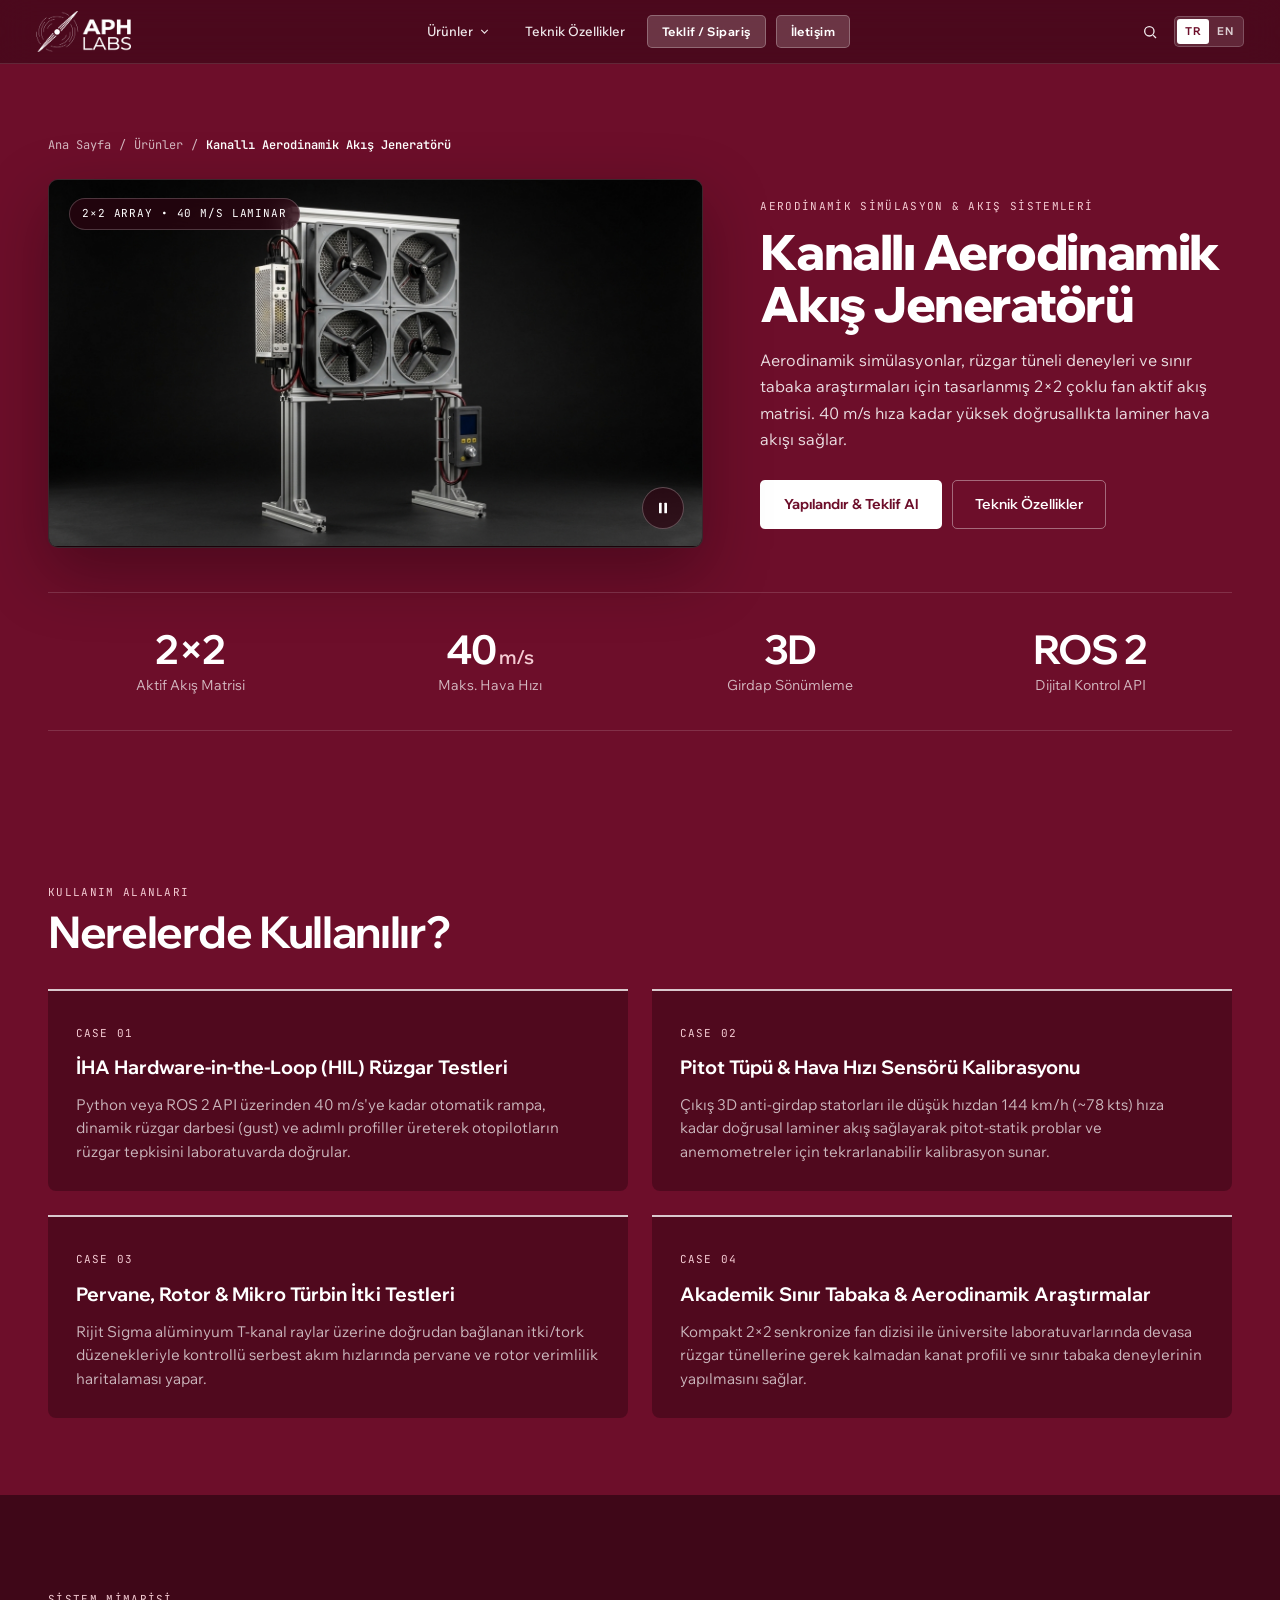
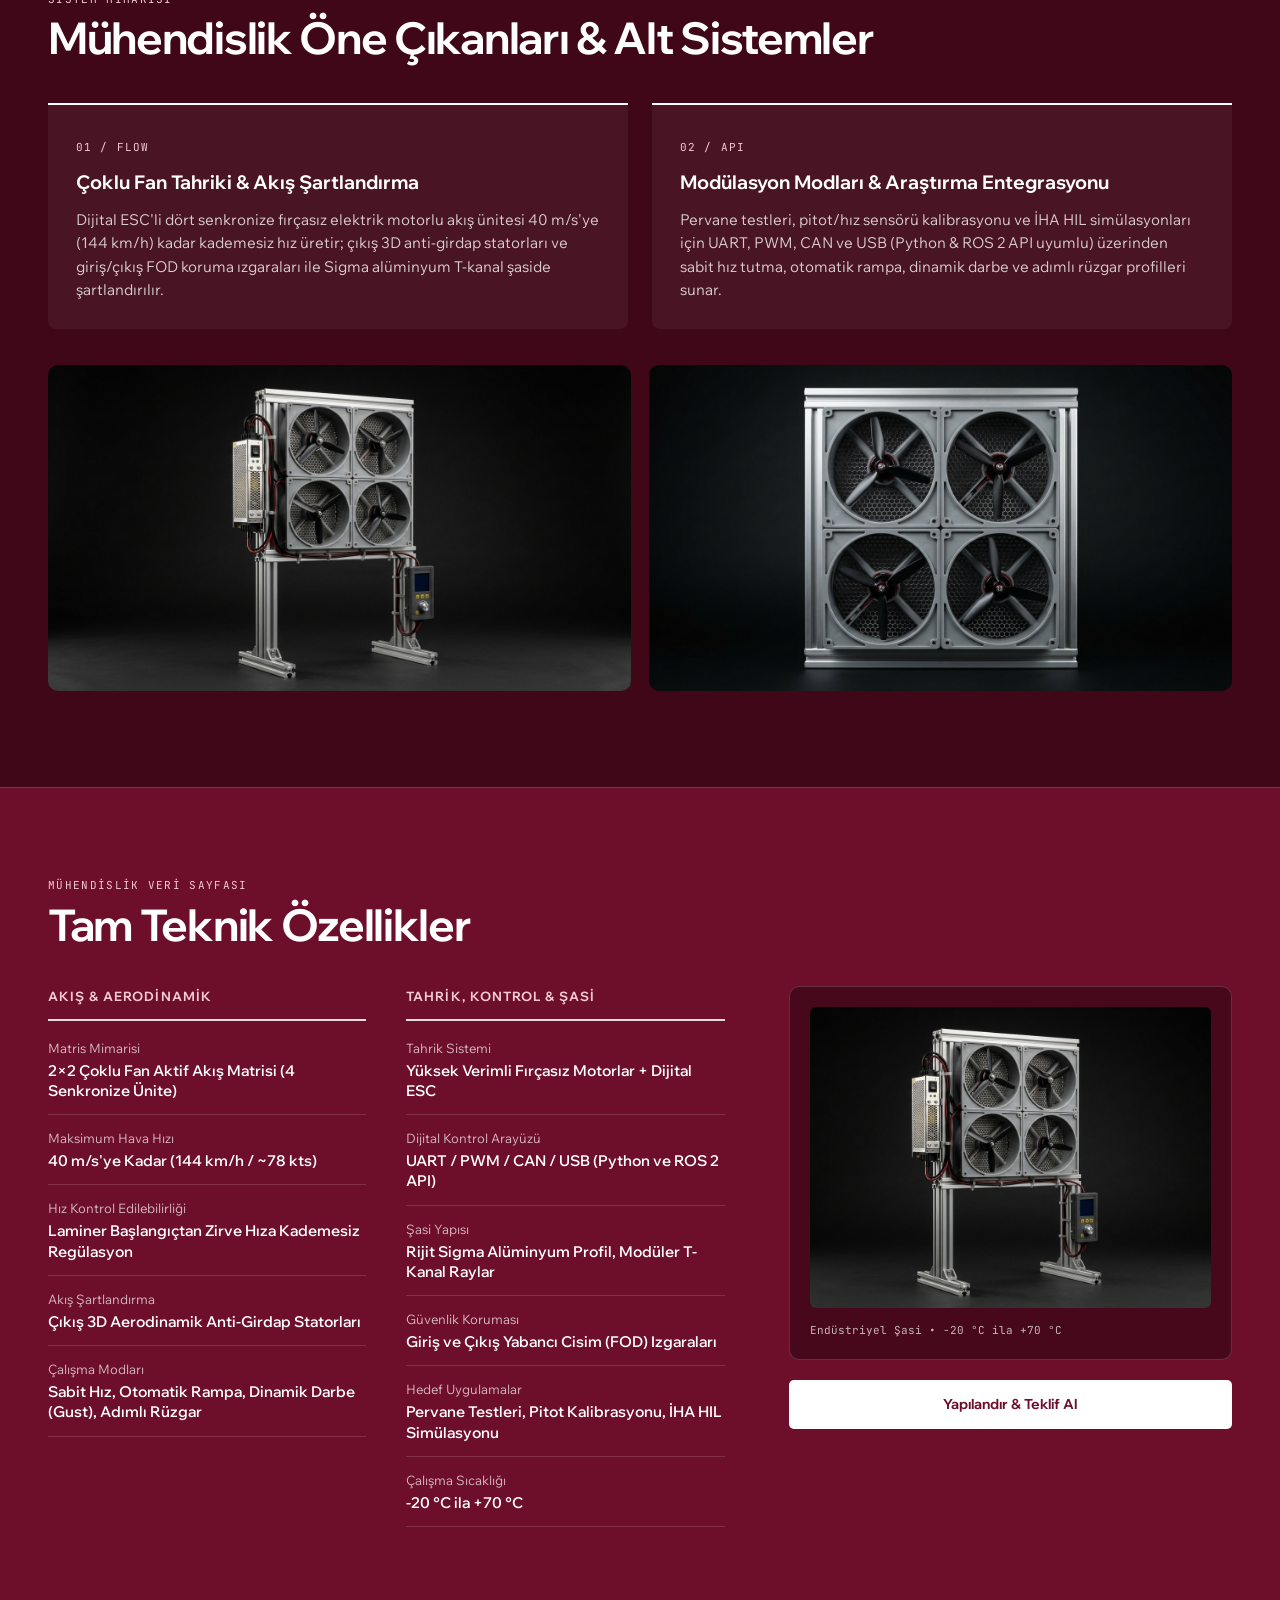
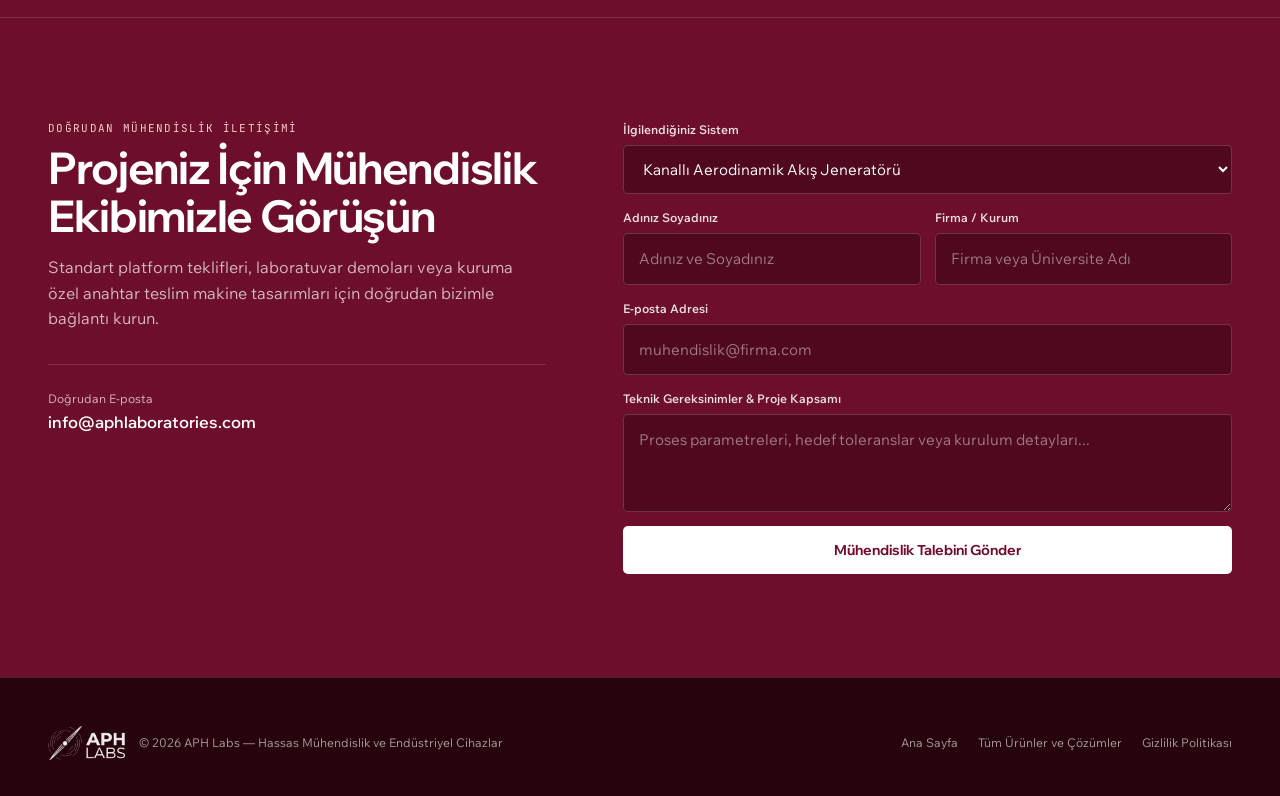
<file: products/aerodynamic-flow-generator/index.html>
<!DOCTYPE html>
<html lang="tr">
<head>
  <meta charset="UTF-8">
  <meta name="viewport" content="width=device-width, initial-scale=1.0">
  <title>Kanallı Aerodinamik Akış Jeneratörü | APH Labs</title>
  <meta name="description" content="3D anti-girdap statorları ve Python / ROS 2 dijital kontrol API ile 40 m/s laminer hava akışı sunan 2×2 çoklu fan aktif akış matrisi.">
  <link rel="canonical" href="https://www.aph-labs.com/products/aerodynamic-flow-generator/">

  <script async src="https://www.googletagmanager.com/gtag/js?id=G-NF6G0VFSJZ"></script>
  <script>
    window.dataLayer = window.dataLayer || [];
    function gtag(){dataLayer.push(arguments);}
    gtag('js', new Date());
    gtag('config', 'G-NF6G0VFSJZ');
  </script>

  <link rel="icon" type="image/x-icon" href="../../assets/img/logo/favicon.ico">
  <link rel="icon" type="image/png" sizes="32x32" href="../../assets/img/logo/favicon-32x32.png">
  <link rel="apple-touch-icon" href="../../assets/img/logo/aph_icon_square.png">

  <link rel="preconnect" href="https://fonts.googleapis.com">
  <link rel="preconnect" href="https://fonts.gstatic.com" crossorigin>
  <link href="https://fonts.googleapis.com/css2?family=JetBrains+Mono:wght@400;500;600&family=Wix+Madefor+Display:wght@500;600;700;800&family=Wix+Madefor+Text:wght@400;500;600;700&display=swap" rel="stylesheet">

  <link rel="stylesheet" href="../../assets/css/style.css?v=4">
</head>
<body data-base-path="../../" data-page-title-key="meta_p2_title" data-page-desc-key="meta_p2_desc" data-default-system="1">

  <header class="site-header">
    <div class="header-inner">
      <a href="../../" class="brand-link" aria-label="APH Labs Ana Sayfa">
        <img src="../../assets/img/logo/aph_labs_logo_white.png" alt="APH Labs" class="brand-logo-img">
      </a>

      <nav class="header-nav" aria-label="Ana Menü">
        <div class="nav-dropdown">
          <button type="button" class="nav-link nav-dropdown-trigger" aria-expanded="false" aria-haspopup="true">
            <span data-i18n="nav_systems">Ürünler</span>
            <svg viewBox="0 0 24 24" fill="none" stroke="currentColor" stroke-width="2"><path d="M6 9l6 6 6-6"/></svg>
          </button>
          <div class="nav-dropdown-menu">
            <a href="../" class="dropdown-item"><span class="dropdown-item-title" data-i18n="nav_all_systems">Tüm Ürünler ve Çözümler</span></a>
            <div class="dropdown-divider"></div>
            <a href="../optical-filament-gauge/" class="dropdown-item"><span class="dropdown-item-title" data-i18n="p1_title">Optik Filament Çap Ölçüm Cihazı</span><span class="dropdown-item-sub" data-i18n="nav_p1_sub">0.001 mm Çözünürlük • Çift Eksen</span></a>
            <a href="./" class="dropdown-item"><span class="dropdown-item-title" data-i18n="p2_title">Kanallı Aerodinamik Akış Jeneratörü</span><span class="dropdown-item-sub" data-i18n="nav_p2_sub">2×2 Aktif Matris • 40 m/s</span></a>
            <a href="../industrial-shredder/" class="dropdown-item"><span class="dropdown-item-title" data-i18n="p3_title">Tek Şaftlı Endüstriyel Parçalayıcı</span><span class="dropdown-item-sub" data-i18n="nav_p3_sub">52 RPM / 40 Nm • SS316 Çekirdek</span></a>
          </div>
        </div>
        <a href="#specifications" class="nav-link" data-i18n="nav_specs">Teknik Özellikler</a>
        <a href="../../order/?platform=aero" class="nav-pill-cta" data-i18n="nav_order_cta">Teklif / Sipariş</a>
        <a href="#contact" class="nav-pill-cta" data-i18n="nav_contact_cta">İletişim</a>
      </nav>

      <button type="button" id="mobileMenuBtn" class="mobile-menu-trigger" data-i18n="nav_menu_btn">Menü</button>

      <div class="header-utils">
        <button type="button" id="searchOpenBtn" class="icon-util-btn" aria-label="Ara">
          <svg width="16" height="16" viewBox="0 0 24 24" fill="none" stroke="currentColor" stroke-width="2"><circle cx="11" cy="11" r="7"/><path d="M21 21l-4.35-4.35"/></svg>
        </button>
        <div class="lang-switch">
          <button type="button" class="lang-toggle-btn lang-btn-tr active">TR</button>
          <button type="button" class="lang-toggle-btn lang-btn-en">EN</button>
        </div>
      </div>
    </div>
  </header>

  <div id="mobileNavModal" class="mobile-nav-modal" role="dialog" aria-modal="true" aria-label="Sitede Gezinme">
    <button type="button" id="mobileNavClose" class="mobile-nav-close" aria-label="Menüyü Kapat">
      <svg width="20" height="20" viewBox="0 0 24 24" fill="none" stroke="currentColor" stroke-width="2"><path d="M18 6L6 18M6 6l12 12"/></svg>
    </button>
    <div class="mobile-nav-links">
      <a href="../../" data-i18n="nav_home">Ana Sayfa</a>
      <a href="../" data-i18n="nav_all_systems">Tüm Ürünler ve Çözümler</a>
      <a href="../../order/?platform=aero" data-i18n="nav_order_cta">Teklif / Sipariş</a>
      <a href="#contact" data-i18n="nav_contact_cta">İletişim</a>
    </div>
  </div>

  <div id="searchModal" class="search-modal" role="dialog" aria-modal="true" aria-label="Site İçi Arama">
    <div class="search-dialog">
      <div class="search-input-wrap">
        <svg width="18" height="18" viewBox="0 0 24 24" fill="none" stroke="rgba(255,255,255,0.6)" stroke-width="2"><circle cx="11" cy="11" r="7"/><path d="M21 21l-4.35-4.35"/></svg>
        <input type="search" id="searchInput" class="search-input" placeholder="Ürün, teknik parametre veya yetkinlik arayın..." data-i18n-placeholder="search_placeholder" autocomplete="off">
      </div>
      <div id="searchResults" class="search-results"></div>
    </div>
  </div>

  <main>
    <section class="subpage-hero">
      <div class="container">
        <nav class="breadcrumb" aria-label="Breadcrumb">
          <a href="../../" data-i18n="nav_home">Ana Sayfa</a>
          <span>/</span>
          <a href="../" data-i18n="nav_systems">Ürünler</a>
          <span>/</span>
          <span style="color:#ffffff;font-weight:600;" data-i18n="p2_title">Kanallı Aerodinamik Akış Jeneratörü</span>
        </nav>

        <div class="product-hero-grid">
          <div class="video-frame">
            <video autoplay muted loop playsinline preload="metadata" poster="../../assets/img/studio/wind-generator.png">
              <source src="../../assets/video/product-aero.mp4?v=3" type="video/mp4">
            </video>
            <span class="video-caption-tag">2×2 ARRAY • 40 m/s LAMINAR</span>
            <button type="button" class="video-toggle-btn" aria-label="Videoyu Duraklat"></button>
          </div>

          <div>
            <span class="carousel-kicker" data-i18n="p2_tag">AERODİNAMİK SİMÜLASYON &amp; AKIŞ SİSTEMLERİ</span>
            <h1 class="product-page-title" data-i18n="p2_title">Kanallı Aerodinamik Akış Jeneratörü</h1>
            <p class="product-page-lead" data-i18n="p2_desc"></p>

            <div style="display:flex; flex-wrap:wrap; gap:10px; margin-top:28px;">
              <a href="../../order/?platform=aero" class="btn-solid-black" data-i18n="btn_configure">Yapılandır &amp; Teklif Al</a>
              <a href="#specifications" class="btn-outline-dark" data-i18n="btn_jump_specs">Teknik Özellikler</a>
            </div>
          </div>
        </div>

        <div class="product-kpi-4 reveal">
          <div class="metric-item"><div class="metric-value">2×2</div><div class="metric-label" data-i18n="p2_kpi1_lbl">Aktif Akış Matrisi</div></div>
          <div class="metric-item"><div class="metric-value">40<span class="metric-unit">m/s</span></div><div class="metric-label" data-i18n="p2_kpi2_lbl">Maks. Hava Hızı</div></div>
          <div class="metric-item"><div class="metric-value">3D</div><div class="metric-label" data-i18n="p2_kpi3_lbl">Girdap Sönümleme</div></div>
          <div class="metric-item"><div class="metric-value">ROS 2</div><div class="metric-label" data-i18n="p2_kpi4_lbl">Dijital Kontrol API</div></div>
        </div>
      </div>
    </section>

    <section style="padding-block: clamp(48px, 6vw, 84px); background: var(--bg-light);">
      <div class="container reveal">
        <span class="carousel-kicker" data-i18n="section_apps_kicker">KULLANIM ALANLARI</span>
        <h2 class="specs-title" style="margin-bottom: 32px;" data-i18n="section_apps_title">Nerelerde Kullanılır?</h2>
        <div class="usecase-grid">
          <article class="usecase-card"><span class="usecase-num">CASE 01</span><h3 class="usecase-title" data-i18n="p2_use1_title"></h3><p class="usecase-desc" data-i18n="p2_use1_desc"></p></article>
          <article class="usecase-card"><span class="usecase-num">CASE 02</span><h3 class="usecase-title" data-i18n="p2_use2_title"></h3><p class="usecase-desc" data-i18n="p2_use2_desc"></p></article>
          <article class="usecase-card"><span class="usecase-num">CASE 03</span><h3 class="usecase-title" data-i18n="p2_use3_title"></h3><p class="usecase-desc" data-i18n="p2_use3_desc"></p></article>
          <article class="usecase-card"><span class="usecase-num">CASE 04</span><h3 class="usecase-title" data-i18n="p2_use4_title"></h3><p class="usecase-desc" data-i18n="p2_use4_desc"></p></article>
        </div>
      </div>
    </section>

    <!-- Dark Band -->
    <section class="editorial-band band-dark">
      <div class="container">
        <div class="reveal" style="margin-bottom: 40px;">
          <span class="carousel-kicker" data-i18n="section_arch_kicker">SİSTEM MİMARİSİ</span>
          <h2 class="specs-title" data-i18n="section_arch_title">Mühendislik Öne Çıkanları &amp; Alt Sistemler</h2>
        </div>

        <div class="usecase-grid reveal" style="margin-bottom: 36px;">
          <div class="usecase-card"><span class="usecase-num">01 / FLOW</span><h3 class="usecase-title" data-i18n="p2_sub1_title"></h3><p class="usecase-desc" data-i18n="p2_sub1_desc"></p></div>
          <div class="usecase-card"><span class="usecase-num">02 / API</span><h3 class="usecase-title" data-i18n="p2_sub2_title"></h3><p class="usecase-desc" data-i18n="p2_sub2_desc"></p></div>
        </div>

        <div class="reveal" style="display:grid; grid-template-columns: repeat(auto-fit, minmax(280px, 1fr)); gap: 18px;">
          <img src="../../assets/img/studio/wind-generator.png" alt="Kanallı Aerodinamik Akış Jeneratörü" style="width:100%; height:100%; object-fit:cover; border-radius:10px;">
          <img src="../../assets/img/studio/wind-generator-closeup.png" alt="2x2 Aktif Fan Matrisi Detayı" style="width:100%; height:100%; object-fit:cover; border-radius:10px;">
        </div>
      </div>
    </section>

    <!-- Full Specifications -->
    <section id="specifications" class="specs-band">
      <div class="container">
        <span class="carousel-kicker" data-i18n="specs_kicker">MÜHENDİSLİK VERİ SAYFASI</span>
        <h2 class="specs-title" style="margin-bottom: 36px;" data-i18n="section_specs_title">Tam Teknik Özellikler</h2>

        <div class="spec-panel is-active">
          <div class="spec-groups">
            <div>
              <h3 class="spec-group-title" data-i18n="spec_grp_aero">Akış &amp; Aerodinamik</h3>
              <div class="spec-row"><span class="spec-key" data-i18n="s2_k1"></span><span class="spec-val" data-i18n="s2_v1"></span></div>
              <div class="spec-row"><span class="spec-key" data-i18n="s2_k2"></span><span class="spec-val" data-i18n="s2_v2"></span></div>
              <div class="spec-row"><span class="spec-key" data-i18n="s2_k3"></span><span class="spec-val" data-i18n="s2_v3"></span></div>
              <div class="spec-row"><span class="spec-key" data-i18n="s2_k4"></span><span class="spec-val" data-i18n="s2_v4"></span></div>
              <div class="spec-row"><span class="spec-key" data-i18n="s2_k6"></span><span class="spec-val" data-i18n="s2_v6"></span></div>
            </div>
            <div>
              <h3 class="spec-group-title" data-i18n="spec_grp_drive">Tahrik, Kontrol &amp; Şasi</h3>
              <div class="spec-row"><span class="spec-key" data-i18n="s2_k5"></span><span class="spec-val" data-i18n="s2_v5"></span></div>
              <div class="spec-row"><span class="spec-key" data-i18n="s2_k7"></span><span class="spec-val" data-i18n="s2_v7"></span></div>
              <div class="spec-row"><span class="spec-key" data-i18n="s2_k8"></span><span class="spec-val" data-i18n="s2_v8"></span></div>
              <div class="spec-row"><span class="spec-key" data-i18n="s2_k9"></span><span class="spec-val" data-i18n="s2_v9"></span></div>
              <div class="spec-row"><span class="spec-key" data-i18n="s2_k10"></span><span class="spec-val" data-i18n="s2_v10"></span></div>
              <div class="spec-row"><span class="spec-key" data-i18n="s2_k11"></span><span class="spec-val" data-i18n="s2_v11"></span></div>
            </div>
          </div>

          <aside class="spec-visual-col">
            <div class="spec-blueprint-box">
              <img src="../../assets/img/studio/wind-generator.png" alt="Kanallı Aerodinamik Akış Jeneratörü">
              <div class="spec-blueprint-caption"><span data-i18n="spec_cad_label">Endüstriyel Şasi • -20 °C ila +70 °C</span></div>
            </div>
            <a href="../../order/?platform=aero" class="btn-solid-black" style="width:100%;" data-i18n="btn_configure">Yapılandır &amp; Teklif Al</a>
          </aside>
        </div>
      </div>
    </section>

    <section id="contact" class="contact-band">
      <div class="container">
        <div class="contact-grid">
          <div>
            <span class="carousel-kicker" data-i18n="contact_kicker">DOĞRUDAN MÜHENDİSLİK İLETİŞİMİ</span>
            <h2 class="specs-title" style="margin-bottom:14px;" data-i18n="contact_title">Projeniz İçin Mühendislik Ekibimizle Görüşün</h2>
            <p style="color:var(--ink-muted);" data-i18n="contact_desc"></p>
            <div class="contact-meta-list">
              <div class="contact-meta-row"><span class="contact-meta-label" data-i18n="contact_email_lbl">Doğrudan E-posta</span><a href="mailto:info@aphlaboratories.com" class="contact-meta-val">info@aphlaboratories.com</a></div>
            </div>
          </div>

          <div>
            <form id="contactForm" class="aircar-form">
              <div class="field-group">
                <label class="field-label" for="formTargetMachine" data-i18n="form_machine_label">İlgilendiğiniz Sistem</label>
                <select id="formTargetMachine" class="aircar-input">
                  <option value="Optik Filament Çap Ölçüm Cihazı" data-i18n="form_machine_opt1"></option>
                  <option value="Kanallı Aerodinamik Akış Jeneratörü" data-i18n="form_machine_opt2"></option>
                  <option value="Tek Şaftlı Endüstriyel Parçalayıcı" data-i18n="form_machine_opt3"></option>
                  <option value="Özel Mühendislik Danışmanlığı" data-i18n="form_machine_opt4"></option>
                </select>
              </div>
              <div class="form-row-2">
                <div class="field-group"><label class="field-label" for="formFullName" data-i18n="form_name_label"></label><input type="text" id="formFullName" required class="aircar-input" data-i18n-placeholder="form_name_placeholder"></div>
                <div class="field-group"><label class="field-label" for="formCompany" data-i18n="form_company_label"></label><input type="text" id="formCompany" required class="aircar-input" data-i18n-placeholder="form_company_placeholder"></div>
              </div>
              <div class="field-group"><label class="field-label" for="formEmail" data-i18n="form_email_label"></label><input type="email" id="formEmail" required class="aircar-input" data-i18n-placeholder="form_email_placeholder"></div>
              <div class="field-group"><label class="field-label" for="formNotes" data-i18n="form_notes_label"></label><textarea id="formNotes" rows="3" required class="aircar-input" data-i18n-placeholder="form_notes_placeholder"></textarea></div>
              <button type="submit" class="btn-solid-black" style="width:100%;"><span data-i18n="form_submit">Mühendislik Talebini Gönder</span></button>
            </form>
            <div id="contactSuccess" class="form-success-box">
              <div class="success-check"><svg width="22" height="22" viewBox="0 0 24 24" fill="none" stroke="currentColor" stroke-width="2.5"><path d="M5 13l4 4L19 7"/></svg></div>
              <h3 data-i18n="form_success_title">Talebiniz Alındı</h3>
              <p style="color:var(--ink-muted);margin:8px 0 18px;" data-i18n="form_success_desc"></p>
              <button type="button" id="btnSendAnother" class="btn-outline-dark" data-i18n="btn_send_another">Yeni Bir Talep Gönder</button>
            </div>
          </div>
        </div>
      </div>
    </section>
  </main>

  <footer class="site-footer">
    <div class="container">
      <div class="footer-bottom" style="margin-top:0;border-top:none;padding-top:0;">
        <div style="display:flex;align-items:center;gap:14px;">
          <img src="../../assets/img/logo/aph_labs_logo_white.png" alt="APH Labs" class="footer-logo-img">
          <span data-i18n="footer_copy">© 2026 APH Labs — Hassas Mühendislik ve Endüstriyel Cihazlar</span>
        </div>
        <div class="footer-legal-links">
          <a href="../../" data-i18n="nav_home">Ana Sayfa</a>
          <a href="../" data-i18n="nav_all_systems">Tüm Ürünler ve Çözümler</a>
          <a href="../../privacy/" data-i18n="footer_privacy">Gizlilik Politikası</a>
        </div>
      </div>
    </div>
  </footer>

  <script src="../../assets/js/main.js?v=3"></script>
</body>
</html>
</file>
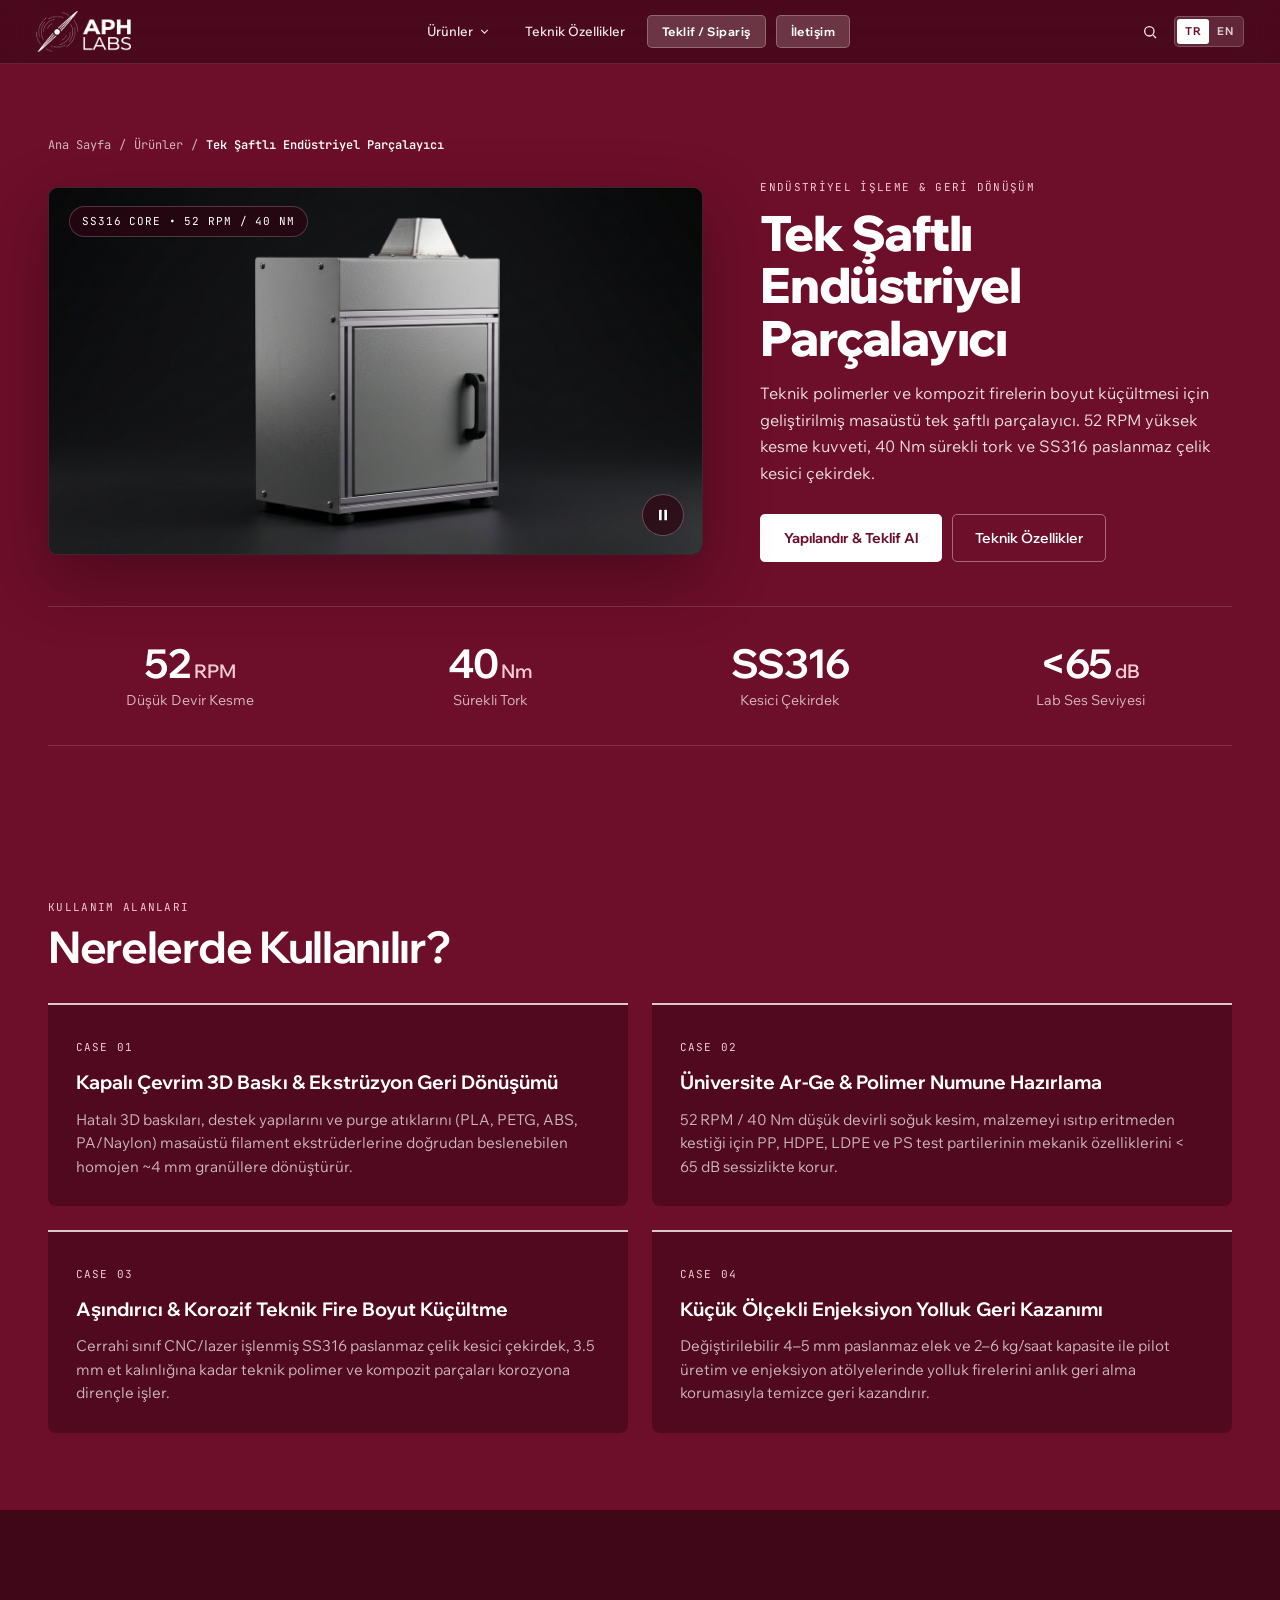
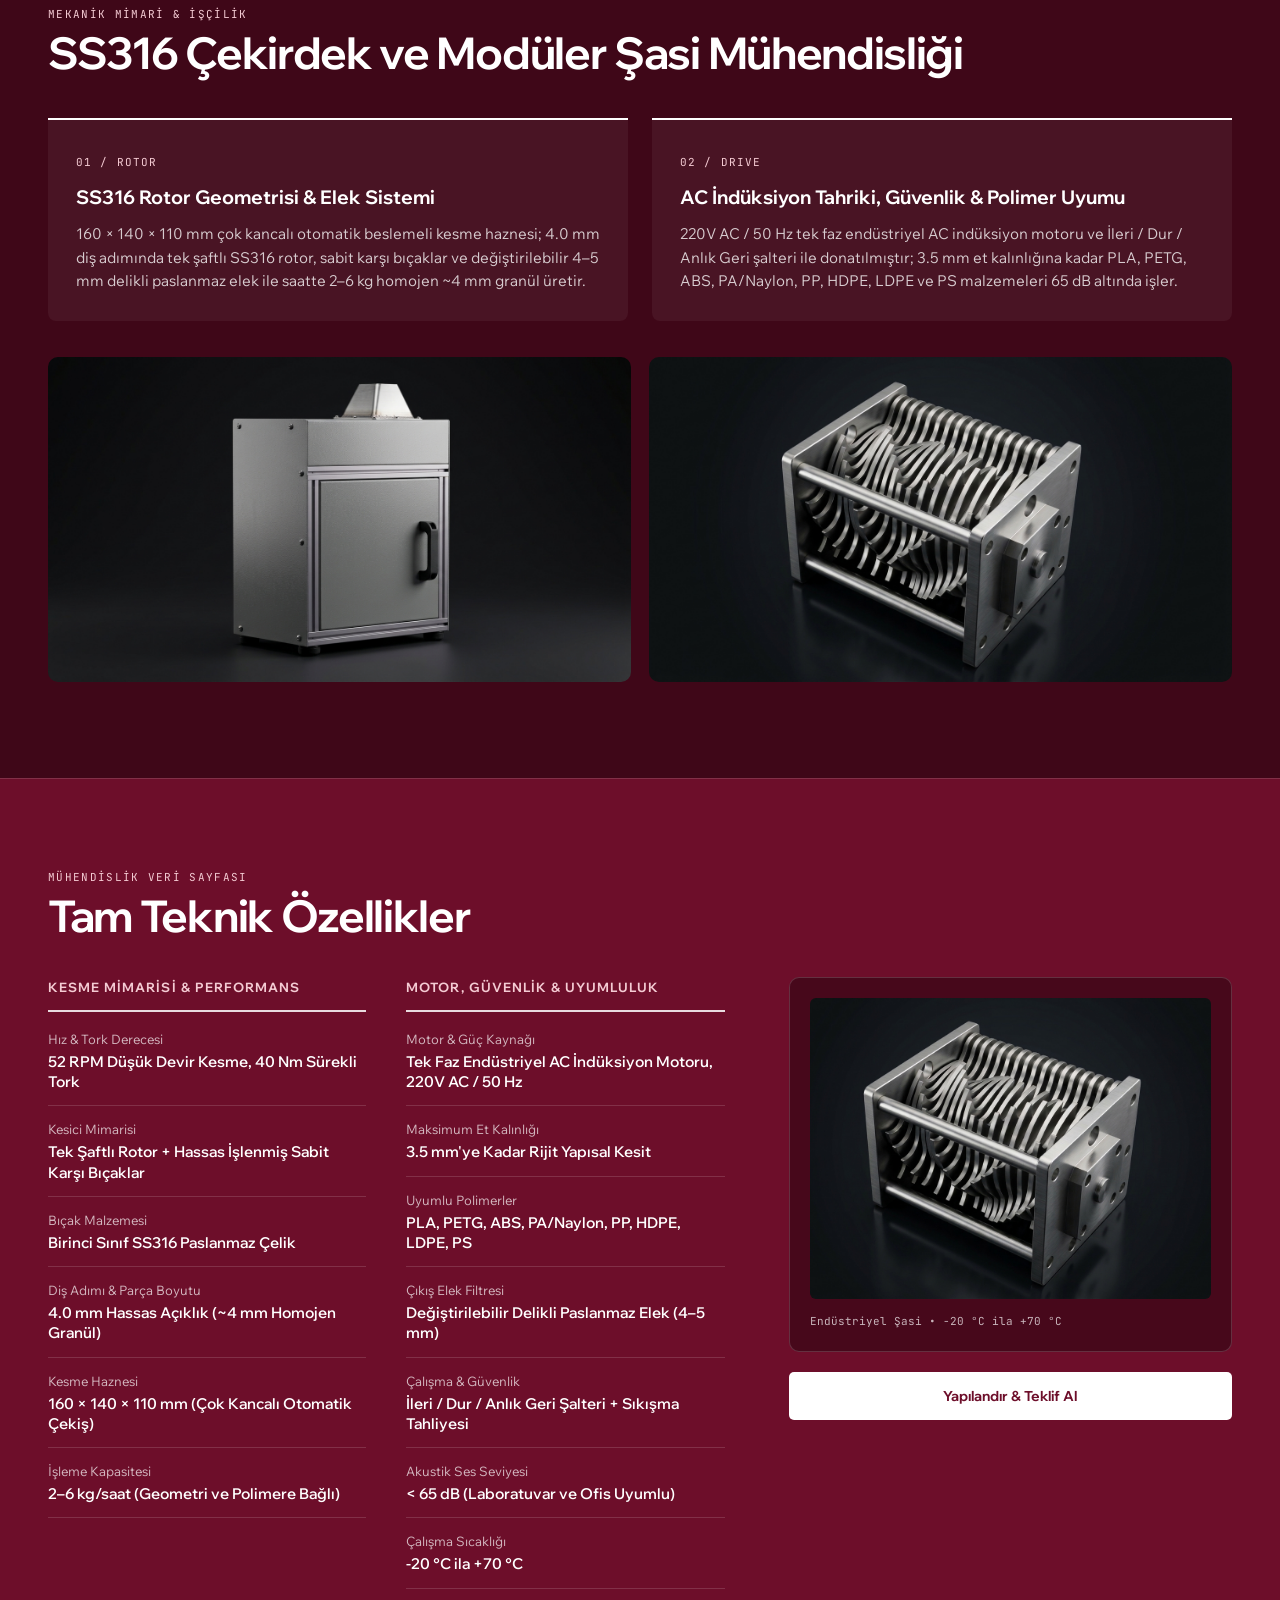
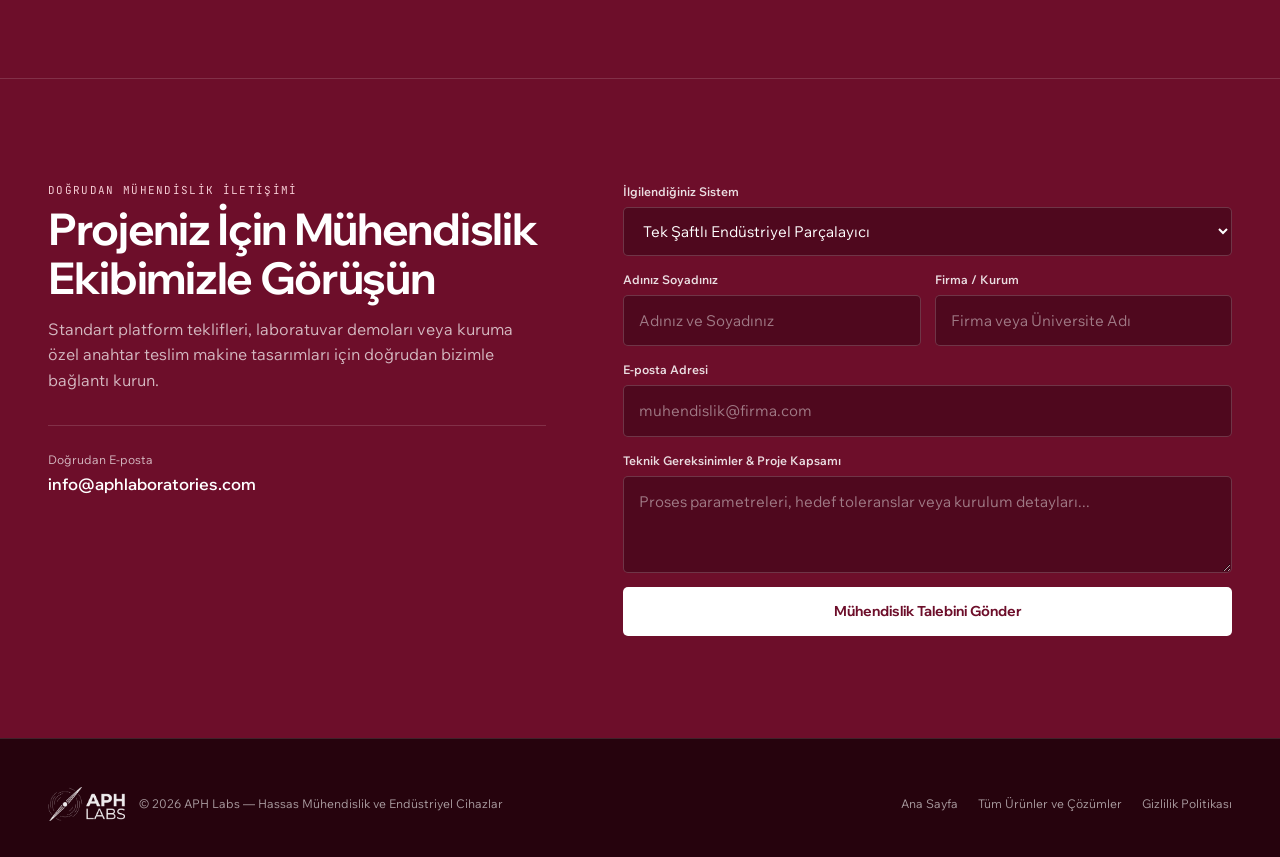
<file: products/industrial-shredder/index.html>
<!DOCTYPE html>
<html lang="tr">
<head>
  <meta charset="UTF-8">
  <meta name="viewport" content="width=device-width, initial-scale=1.0">
  <title>Tek Şaftlı Endüstriyel Parçalayıcı | APH Labs</title>
  <meta name="description" content="SS316 paslanmaz çelik kesici çekirdek, 52 RPM / 40 Nm yüksek torklu soğuk kesim ve < 65 dB laboratuvar sessizliği sunan tezgah üstü parçalayıcı.">
  <link rel="canonical" href="https://www.aph-labs.com/products/industrial-shredder/">

  <script async src="https://www.googletagmanager.com/gtag/js?id=G-NF6G0VFSJZ"></script>
  <script>
    window.dataLayer = window.dataLayer || [];
    function gtag(){dataLayer.push(arguments);}
    gtag('js', new Date());
    gtag('config', 'G-NF6G0VFSJZ');
  </script>

  <link rel="icon" type="image/x-icon" href="../../assets/img/logo/favicon.ico">
  <link rel="icon" type="image/png" sizes="32x32" href="../../assets/img/logo/favicon-32x32.png">
  <link rel="apple-touch-icon" href="../../assets/img/logo/aph_icon_square.png">

  <link rel="preconnect" href="https://fonts.googleapis.com">
  <link rel="preconnect" href="https://fonts.gstatic.com" crossorigin>
  <link href="https://fonts.googleapis.com/css2?family=JetBrains+Mono:wght@400;500;600&family=Wix+Madefor+Display:wght@500;600;700;800&family=Wix+Madefor+Text:wght@400;500;600;700&display=swap" rel="stylesheet">

  <link rel="stylesheet" href="../../assets/css/style.css?v=4">
</head>
<body data-base-path="../../" data-page-title-key="meta_p3_title" data-page-desc-key="meta_p3_desc" data-default-system="2">

  <header class="site-header">
    <div class="header-inner">
      <a href="../../" class="brand-link" aria-label="APH Labs Ana Sayfa">
        <img src="../../assets/img/logo/aph_labs_logo_white.png" alt="APH Labs" class="brand-logo-img">
      </a>

      <nav class="header-nav" aria-label="Ana Menü">
        <div class="nav-dropdown">
          <button type="button" class="nav-link nav-dropdown-trigger" aria-expanded="false" aria-haspopup="true">
            <span data-i18n="nav_systems">Ürünler</span>
            <svg viewBox="0 0 24 24" fill="none" stroke="currentColor" stroke-width="2"><path d="M6 9l6 6 6-6"/></svg>
          </button>
          <div class="nav-dropdown-menu">
            <a href="../" class="dropdown-item"><span class="dropdown-item-title" data-i18n="nav_all_systems">Tüm Ürünler ve Çözümler</span></a>
            <div class="dropdown-divider"></div>
            <a href="../optical-filament-gauge/" class="dropdown-item"><span class="dropdown-item-title" data-i18n="p1_title">Optik Filament Çap Ölçüm Cihazı</span><span class="dropdown-item-sub" data-i18n="nav_p1_sub">0.001 mm Çözünürlük • Çift Eksen</span></a>
            <a href="../aerodynamic-flow-generator/" class="dropdown-item"><span class="dropdown-item-title" data-i18n="p2_title">Kanallı Aerodinamik Akış Jeneratörü</span><span class="dropdown-item-sub" data-i18n="nav_p2_sub">2×2 Aktif Matris • 40 m/s</span></a>
            <a href="./" class="dropdown-item"><span class="dropdown-item-title" data-i18n="p3_title">Tek Şaftlı Endüstriyel Parçalayıcı</span><span class="dropdown-item-sub" data-i18n="nav_p3_sub">52 RPM / 40 Nm • SS316 Çekirdek</span></a>
          </div>
        </div>
        <a href="#specifications" class="nav-link" data-i18n="nav_specs">Teknik Özellikler</a>
        <a href="../../order/?platform=shredder" class="nav-pill-cta" data-i18n="nav_order_cta">Teklif / Sipariş</a>
        <a href="#contact" class="nav-pill-cta" data-i18n="nav_contact_cta">İletişim</a>
      </nav>

      <button type="button" id="mobileMenuBtn" class="mobile-menu-trigger" data-i18n="nav_menu_btn">Menü</button>

      <div class="header-utils">
        <button type="button" id="searchOpenBtn" class="icon-util-btn" aria-label="Ara">
          <svg width="16" height="16" viewBox="0 0 24 24" fill="none" stroke="currentColor" stroke-width="2"><circle cx="11" cy="11" r="7"/><path d="M21 21l-4.35-4.35"/></svg>
        </button>
        <div class="lang-switch">
          <button type="button" class="lang-toggle-btn lang-btn-tr active">TR</button>
          <button type="button" class="lang-toggle-btn lang-btn-en">EN</button>
        </div>
      </div>
    </div>
  </header>

  <div id="mobileNavModal" class="mobile-nav-modal" role="dialog" aria-modal="true" aria-label="Sitede Gezinme">
    <button type="button" id="mobileNavClose" class="mobile-nav-close" aria-label="Menüyü Kapat">
      <svg width="20" height="20" viewBox="0 0 24 24" fill="none" stroke="currentColor" stroke-width="2"><path d="M18 6L6 18M6 6l12 12"/></svg>
    </button>
    <div class="mobile-nav-links">
      <a href="../../" data-i18n="nav_home">Ana Sayfa</a>
      <a href="../" data-i18n="nav_all_systems">Tüm Ürünler ve Çözümler</a>
      <a href="../../order/?platform=shredder" data-i18n="nav_order_cta">Teklif / Sipariş</a>
      <a href="#contact" data-i18n="nav_contact_cta">İletişim</a>
    </div>
  </div>

  <div id="searchModal" class="search-modal" role="dialog" aria-modal="true" aria-label="Site İçi Arama">
    <div class="search-dialog">
      <div class="search-input-wrap">
        <svg width="18" height="18" viewBox="0 0 24 24" fill="none" stroke="rgba(255,255,255,0.6)" stroke-width="2"><circle cx="11" cy="11" r="7"/><path d="M21 21l-4.35-4.35"/></svg>
        <input type="search" id="searchInput" class="search-input" placeholder="Ürün, teknik parametre veya yetkinlik arayın..." data-i18n-placeholder="search_placeholder" autocomplete="off">
      </div>
      <div id="searchResults" class="search-results"></div>
    </div>
  </div>

  <main>
    <section class="subpage-hero">
      <div class="container">
        <nav class="breadcrumb" aria-label="Breadcrumb">
          <a href="../../" data-i18n="nav_home">Ana Sayfa</a>
          <span>/</span>
          <a href="../" data-i18n="nav_systems">Ürünler</a>
          <span>/</span>
          <span style="color:#ffffff;font-weight:600;" data-i18n="p3_title">Tek Şaftlı Endüstriyel Parçalayıcı</span>
        </nav>

        <div class="product-hero-grid">
          <div class="video-frame">
            <video autoplay muted loop playsinline preload="metadata" poster="../../assets/img/studio/industrial-shredder.png">
              <source src="../../assets/video/product-shredder.mp4?v=3" type="video/mp4">
            </video>
            <span class="video-caption-tag">SS316 CORE • 52 RPM / 40 Nm</span>
            <button type="button" class="video-toggle-btn" aria-label="Videoyu Duraklat"></button>
          </div>

          <div>
            <span class="carousel-kicker" data-i18n="p3_tag">ENDÜSTRİYEL İŞLEME &amp; GERİ DÖNÜŞÜM</span>
            <h1 class="product-page-title" data-i18n="p3_title">Tek Şaftlı Endüstriyel Parçalayıcı</h1>
            <p class="product-page-lead" data-i18n="p3_desc"></p>

            <div style="display:flex; flex-wrap:wrap; gap:10px; margin-top:28px;">
              <a href="../../order/?platform=shredder" class="btn-solid-black" data-i18n="btn_configure">Yapılandır &amp; Teklif Al</a>
              <a href="#specifications" class="btn-outline-dark" data-i18n="btn_jump_specs">Teknik Özellikler</a>
            </div>
          </div>
        </div>

        <div class="product-kpi-4 reveal">
          <div class="metric-item"><div class="metric-value">52<span class="metric-unit">RPM</span></div><div class="metric-label" data-i18n="p3_kpi1_lbl">Düşük Devir Kesme</div></div>
          <div class="metric-item"><div class="metric-value">40<span class="metric-unit">Nm</span></div><div class="metric-label" data-i18n="p3_kpi2_lbl">Sürekli Tork</div></div>
          <div class="metric-item"><div class="metric-value">SS316</div><div class="metric-label" data-i18n="p3_kpi3_lbl">Kesici Çekirdek</div></div>
          <div class="metric-item"><div class="metric-value">&lt;65<span class="metric-unit">dB</span></div><div class="metric-label" data-i18n="p3_kpi4_lbl">Lab Ses Seviyesi</div></div>
        </div>
      </div>
    </section>

    <section style="padding-block: clamp(48px, 6vw, 84px); background: var(--bg-light);">
      <div class="container reveal">
        <span class="carousel-kicker" data-i18n="section_apps_kicker">KULLANIM ALANLARI</span>
        <h2 class="specs-title" style="margin-bottom: 32px;" data-i18n="section_apps_title">Nerelerde Kullanılır?</h2>
        <div class="usecase-grid">
          <article class="usecase-card"><span class="usecase-num">CASE 01</span><h3 class="usecase-title" data-i18n="p3_use1_title"></h3><p class="usecase-desc" data-i18n="p3_use1_desc"></p></article>
          <article class="usecase-card"><span class="usecase-num">CASE 02</span><h3 class="usecase-title" data-i18n="p3_use2_title"></h3><p class="usecase-desc" data-i18n="p3_use2_desc"></p></article>
          <article class="usecase-card"><span class="usecase-num">CASE 03</span><h3 class="usecase-title" data-i18n="p3_use3_title"></h3><p class="usecase-desc" data-i18n="p3_use3_desc"></p></article>
          <article class="usecase-card"><span class="usecase-num">CASE 04</span><h3 class="usecase-title" data-i18n="p3_use4_title"></h3><p class="usecase-desc" data-i18n="p3_use4_desc"></p></article>
        </div>
      </div>
    </section>

    <!-- Dark Burgundy Mechanical Architecture Band -->
    <section class="editorial-band band-dark">
      <div class="container">
        <div class="reveal" style="margin-bottom: 40px;">
          <span class="carousel-kicker" data-i18n="c2_kicker">MEKANİK MİMARİ &amp; İŞÇİLİK</span>
          <h2 class="specs-title" data-i18n="c2_title">SS316 Çekirdek ve Modüler Şasi Mühendisliği</h2>
        </div>

        <div class="usecase-grid reveal" style="margin-bottom: 36px;">
          <div class="usecase-card"><span class="usecase-num">01 / ROTOR</span><h3 class="usecase-title" data-i18n="p3_sub1_title"></h3><p class="usecase-desc" data-i18n="p3_sub1_desc"></p></div>
          <div class="usecase-card"><span class="usecase-num">02 / DRIVE</span><h3 class="usecase-title" data-i18n="p3_sub2_title"></h3><p class="usecase-desc" data-i18n="p3_sub2_desc"></p></div>
        </div>

        <div class="reveal" style="display:grid; grid-template-columns: repeat(auto-fit, minmax(280px, 1fr)); gap: 18px;">
          <img src="../../assets/img/studio/industrial-shredder.png" alt="Tek Şaftlı Endüstriyel Parçalayıcı" style="width:100%; height:100%; object-fit:cover; border-radius:10px;">
          <img src="../../assets/img/studio/shredder-core.png" alt="SS316 Paslanmaz Kesici Çekirdek" style="width:100%; height:100%; object-fit:cover; border-radius:10px;">
        </div>
      </div>
    </section>

    <!-- Full Specifications -->
    <section id="specifications" class="specs-band">
      <div class="container">
        <span class="carousel-kicker" data-i18n="specs_kicker">MÜHENDİSLİK VERİ SAYFASI</span>
        <h2 class="specs-title" style="margin-bottom: 36px;" data-i18n="section_specs_title">Tam Teknik Özellikler</h2>

        <div class="spec-panel is-active">
          <div class="spec-groups">
            <div>
              <h3 class="spec-group-title" data-i18n="spec_grp_cutting">Kesme Mimarisi &amp; Performans</h3>
              <div class="spec-row"><span class="spec-key" data-i18n="s3_k2"></span><span class="spec-val" data-i18n="s3_v2"></span></div>
              <div class="spec-row"><span class="spec-key" data-i18n="s3_k3"></span><span class="spec-val" data-i18n="s3_v3"></span></div>
              <div class="spec-row"><span class="spec-key" data-i18n="s3_k4"></span><span class="spec-val" data-i18n="s3_v4"></span></div>
              <div class="spec-row"><span class="spec-key" data-i18n="s3_k5"></span><span class="spec-val" data-i18n="s3_v5"></span></div>
              <div class="spec-row"><span class="spec-key" data-i18n="s3_k6"></span><span class="spec-val" data-i18n="s3_v6"></span></div>
              <div class="spec-row"><span class="spec-key" data-i18n="s3_k7"></span><span class="spec-val" data-i18n="s3_v7"></span></div>
            </div>
            <div>
              <h3 class="spec-group-title" data-i18n="spec_grp_power">Motor, Güvenlik &amp; Uyumluluk</h3>
              <div class="spec-row"><span class="spec-key" data-i18n="s3_k1"></span><span class="spec-val" data-i18n="s3_v1"></span></div>
              <div class="spec-row"><span class="spec-key" data-i18n="s3_k8"></span><span class="spec-val" data-i18n="s3_v8"></span></div>
              <div class="spec-row"><span class="spec-key" data-i18n="s3_k9"></span><span class="spec-val" data-i18n="s3_v9"></span></div>
              <div class="spec-row"><span class="spec-key" data-i18n="s3_k10"></span><span class="spec-val" data-i18n="s3_v10"></span></div>
              <div class="spec-row"><span class="spec-key" data-i18n="s3_k11"></span><span class="spec-val" data-i18n="s3_v11"></span></div>
              <div class="spec-row"><span class="spec-key" data-i18n="s3_k12"></span><span class="spec-val" data-i18n="s3_v12"></span></div>
              <div class="spec-row"><span class="spec-key" data-i18n="s3_k13"></span><span class="spec-val" data-i18n="s3_v13"></span></div>
            </div>
          </div>

          <aside class="spec-visual-col">
            <div class="spec-blueprint-box">
              <img src="../../assets/img/studio/shredder-core.png" alt="SS316 Paslanmaz Kesici Çekirdek">
              <div class="spec-blueprint-caption"><span data-i18n="spec_cad_label">Endüstriyel Şasi • -20 °C ila +70 °C</span></div>
            </div>
            <a href="../../order/?platform=shredder" class="btn-solid-black" style="width:100%;" data-i18n="btn_configure">Yapılandır &amp; Teklif Al</a>
          </aside>
        </div>
      </div>
    </section>

    <section id="contact" class="contact-band">
      <div class="container">
        <div class="contact-grid">
          <div>
            <span class="carousel-kicker" data-i18n="contact_kicker">DOĞRUDAN MÜHENDİSLİK İLETİŞİMİ</span>
            <h2 class="specs-title" style="margin-bottom:14px;" data-i18n="contact_title">Projeniz İçin Mühendislik Ekibimizle Görüşün</h2>
            <p style="color:var(--ink-muted);" data-i18n="contact_desc"></p>
            <div class="contact-meta-list">
              <div class="contact-meta-row"><span class="contact-meta-label" data-i18n="contact_email_lbl">Doğrudan E-posta</span><a href="mailto:info@aphlaboratories.com" class="contact-meta-val">info@aphlaboratories.com</a></div>
            </div>
          </div>

          <div>
            <form id="contactForm" class="aircar-form">
              <div class="field-group">
                <label class="field-label" for="formTargetMachine" data-i18n="form_machine_label"></label>
                <select id="formTargetMachine" class="aircar-input">
                  <option value="Optik Filament Çap Ölçüm Cihazı" data-i18n="form_machine_opt1"></option>
                  <option value="Kanallı Aerodinamik Akış Jeneratörü" data-i18n="form_machine_opt2"></option>
                  <option value="Tek Şaftlı Endüstriyel Parçalayıcı" data-i18n="form_machine_opt3"></option>
                  <option value="Özel Mühendislik Danışmanlığı" data-i18n="form_machine_opt4"></option>
                </select>
              </div>
              <div class="form-row-2">
                <div class="field-group"><label class="field-label" for="formFullName" data-i18n="form_name_label"></label><input type="text" id="formFullName" required class="aircar-input" data-i18n-placeholder="form_name_placeholder"></div>
                <div class="field-group"><label class="field-label" for="formCompany" data-i18n="form_company_label"></label><input type="text" id="formCompany" required class="aircar-input" data-i18n-placeholder="form_company_placeholder"></div>
              </div>
              <div class="field-group"><label class="field-label" for="formEmail" data-i18n="form_email_label"></label><input type="email" id="formEmail" required class="aircar-input" data-i18n-placeholder="form_email_placeholder"></div>
              <div class="field-group"><label class="field-label" for="formNotes" data-i18n="form_notes_label"></label><textarea id="formNotes" rows="3" required class="aircar-input" data-i18n-placeholder="form_notes_placeholder"></textarea></div>
              <button type="submit" class="btn-solid-black" style="width:100%;"><span data-i18n="form_submit">Mühendislik Talebini Gönder</span></button>
            </form>
            <div id="contactSuccess" class="form-success-box">
              <div class="success-check"><svg width="22" height="22" viewBox="0 0 24 24" fill="none" stroke="currentColor" stroke-width="2.5"><path d="M5 13l4 4L19 7"/></svg></div>
              <h3 data-i18n="form_success_title">Talebiniz Alındı</h3>
              <p style="color:var(--ink-muted);margin:8px 0 18px;" data-i18n="form_success_desc"></p>
              <button type="button" id="btnSendAnother" class="btn-outline-dark" data-i18n="btn_send_another">Yeni Bir Talep Gönder</button>
            </div>
          </div>
        </div>
      </div>
    </section>
  </main>

  <footer class="site-footer">
    <div class="container">
      <div class="footer-bottom" style="margin-top:0;border-top:none;padding-top:0;">
        <div style="display:flex;align-items:center;gap:14px;">
          <img src="../../assets/img/logo/aph_labs_logo_white.png" alt="APH Labs" class="footer-logo-img">
          <span data-i18n="footer_copy">© 2026 APH Labs — Hassas Mühendislik ve Endüstriyel Cihazlar</span>
        </div>
        <div class="footer-legal-links">
          <a href="../../" data-i18n="nav_home">Ana Sayfa</a>
          <a href="../" data-i18n="nav_all_systems">Tüm Ürünler ve Çözümler</a>
          <a href="../../privacy/" data-i18n="footer_privacy">Gizlilik Politikası</a>
        </div>
      </div>
    </div>
  </footer>

  <script src="../../assets/js/main.js?v=3"></script>
</body>
</html>
</file>
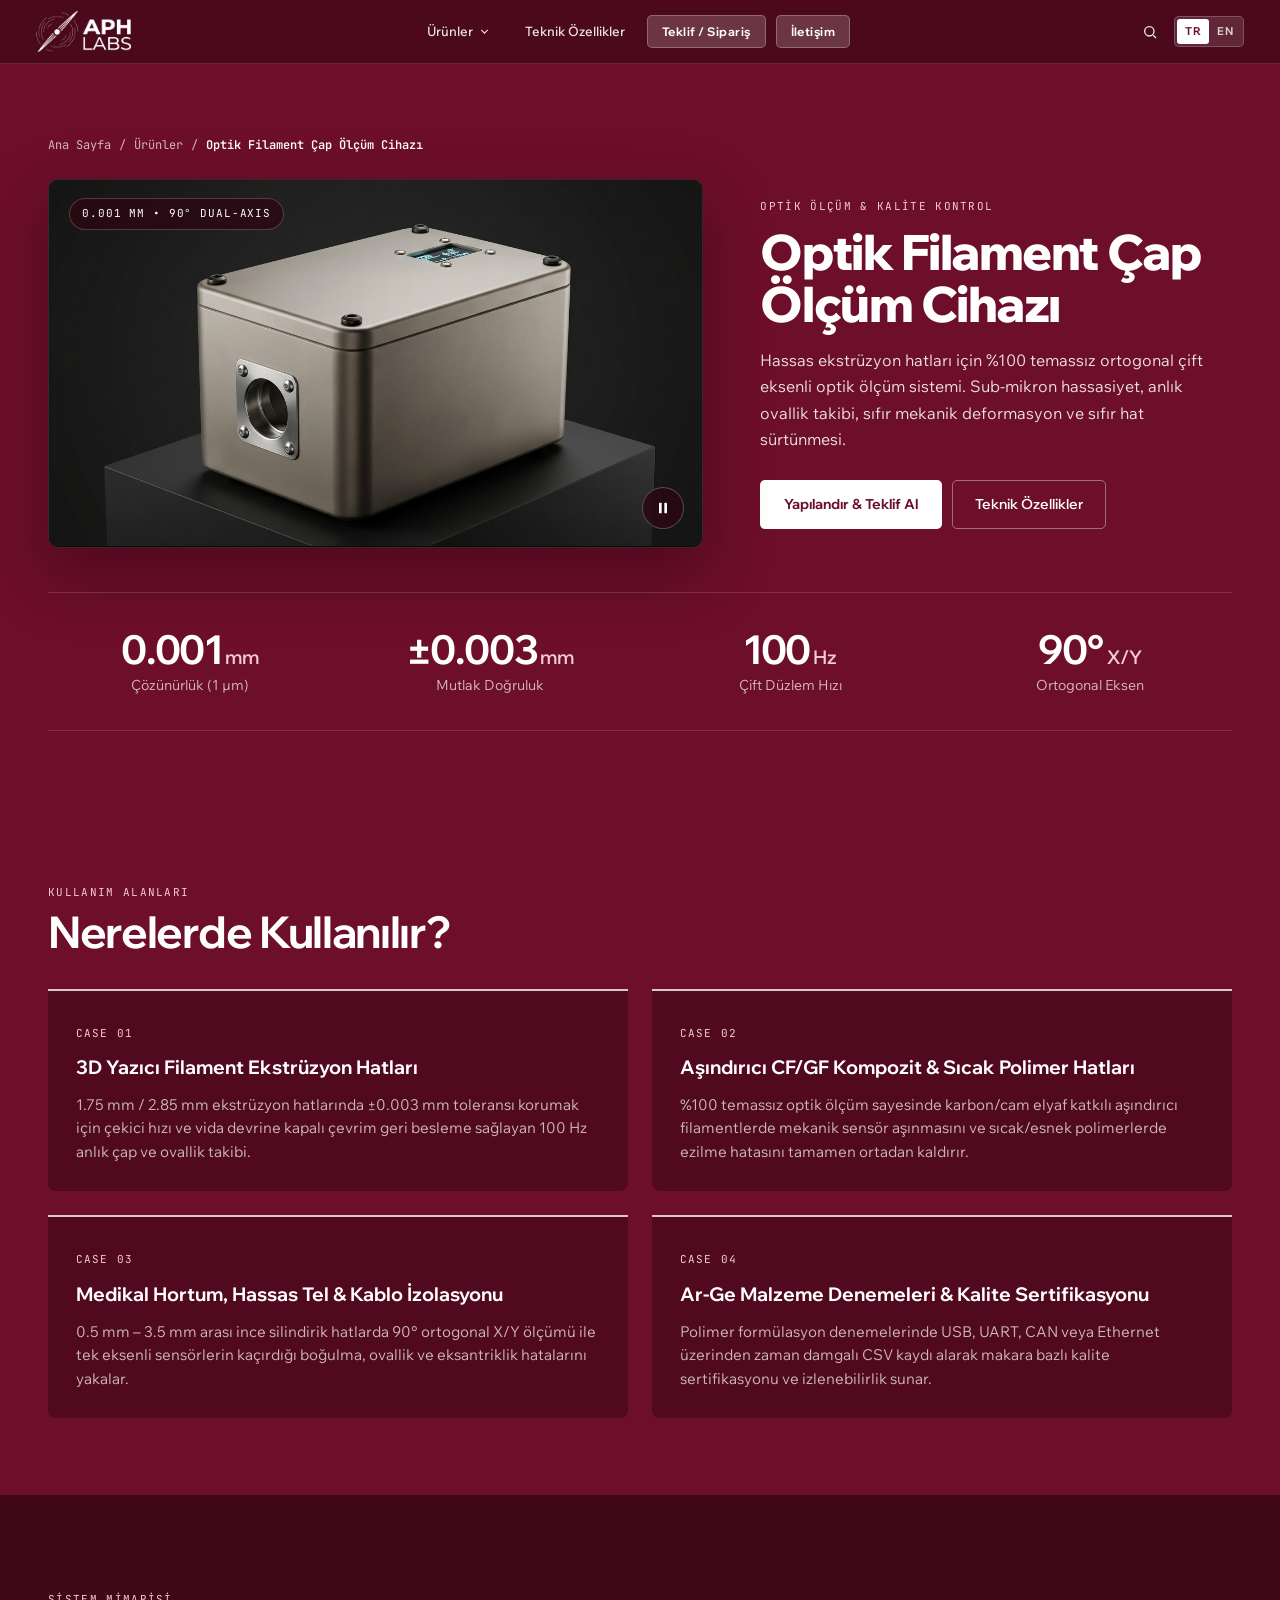
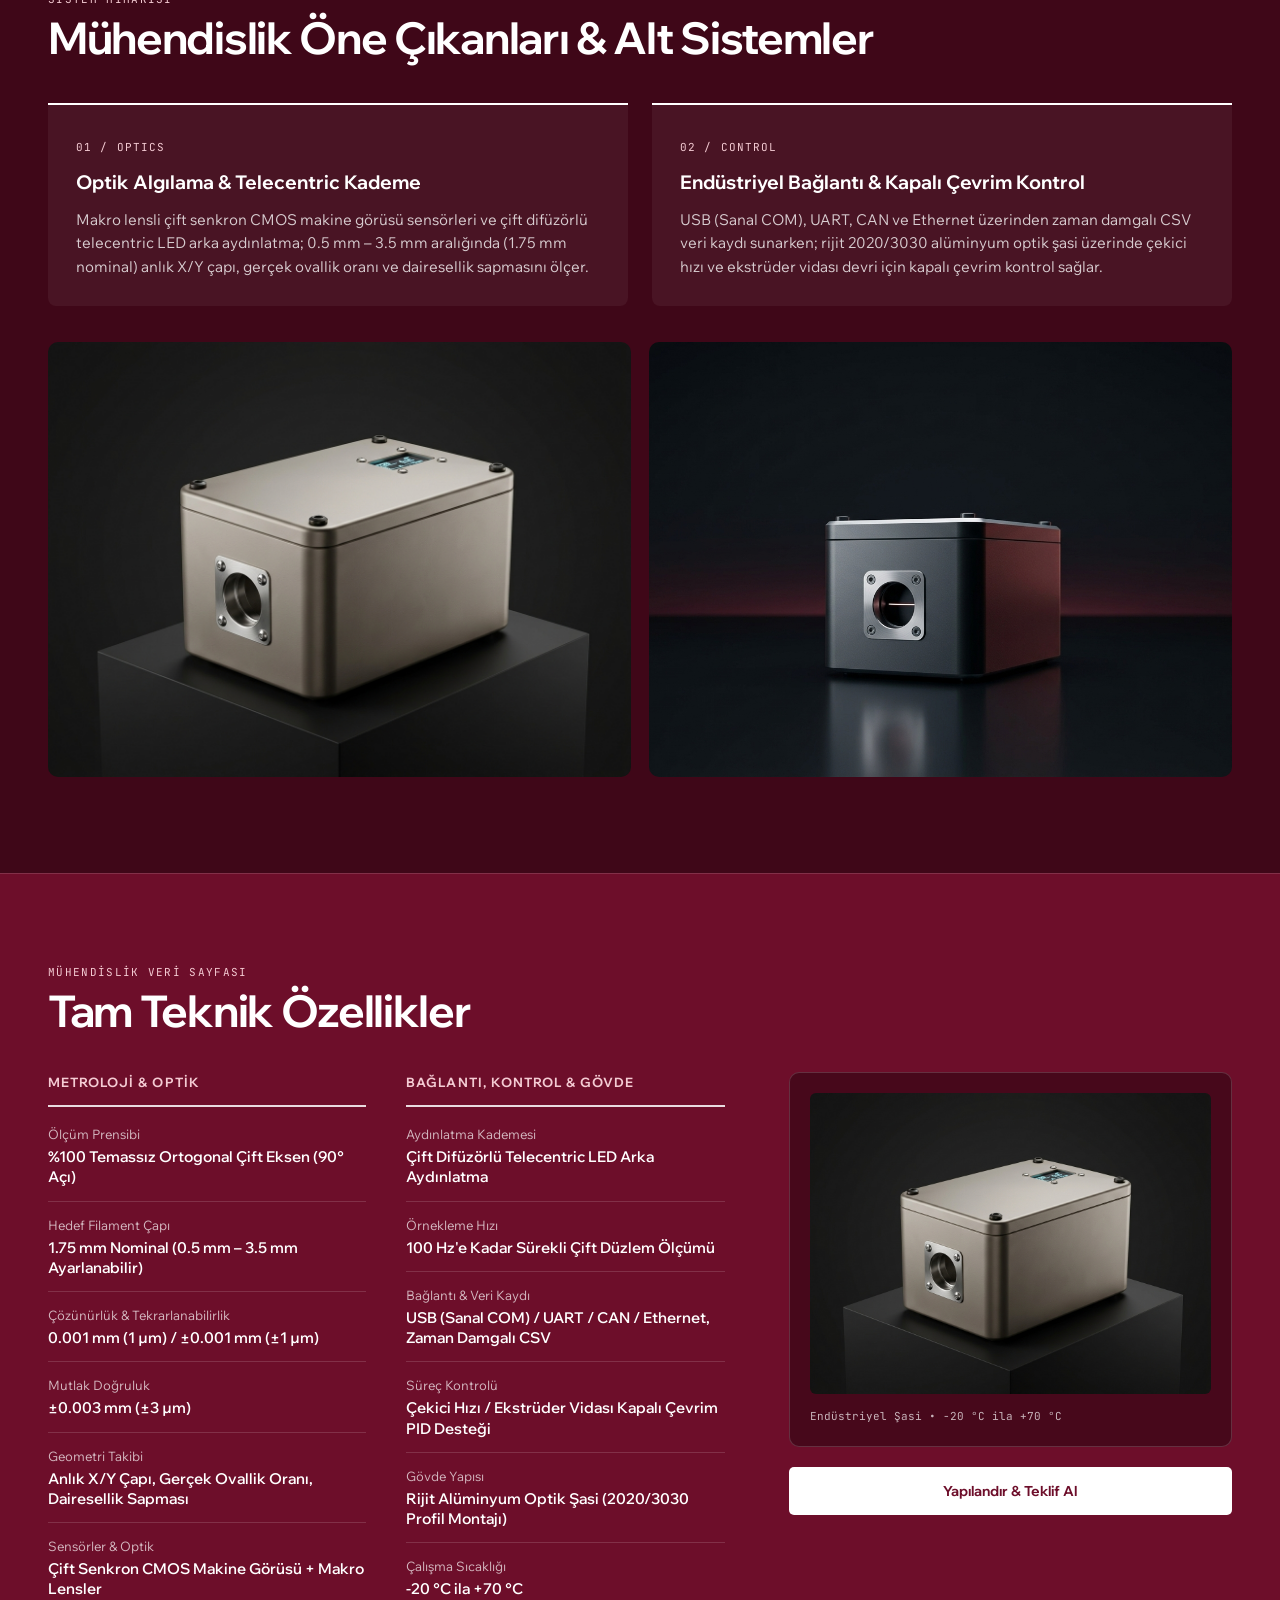
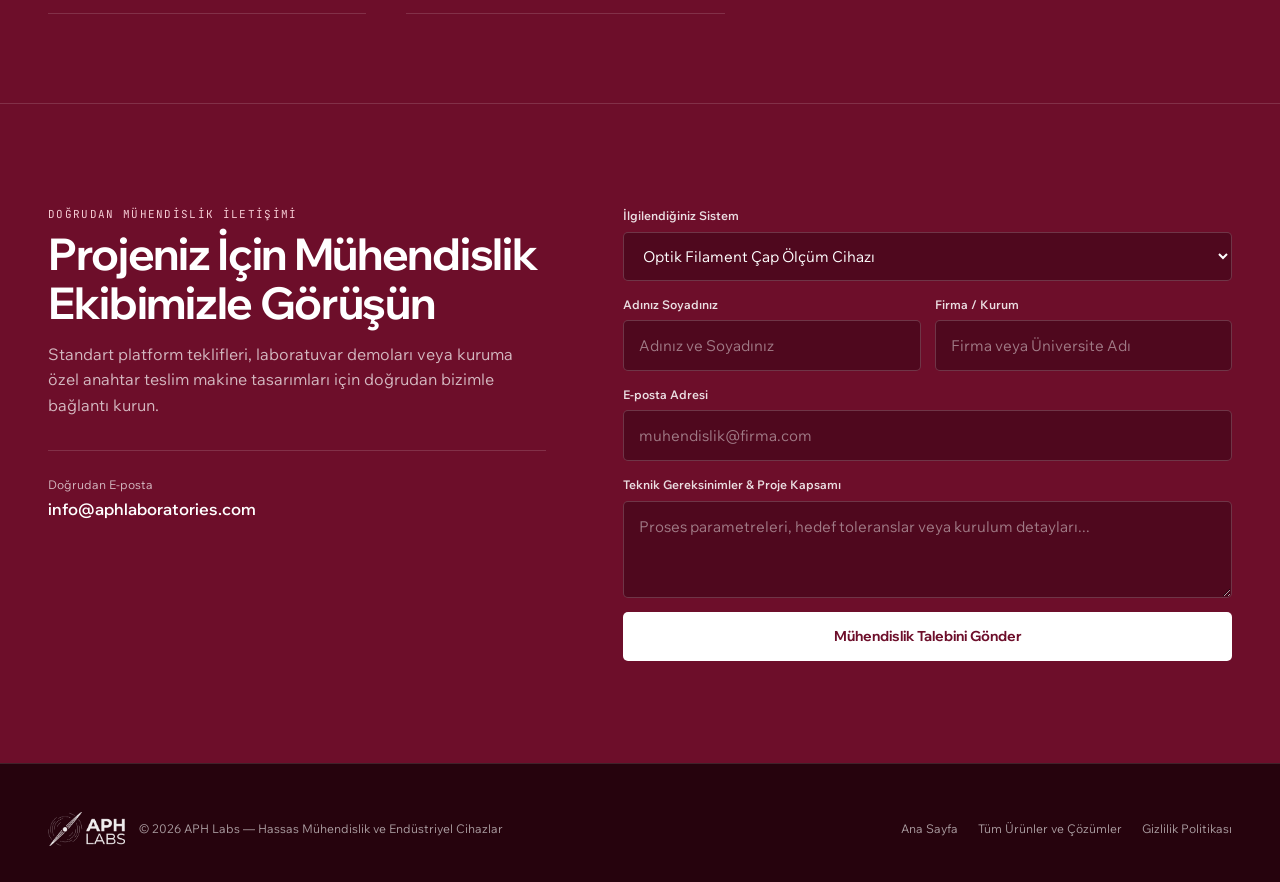
<file: products/optical-filament-gauge/index.html>
<!DOCTYPE html>
<html lang="tr">
<head>
  <meta charset="UTF-8">
  <meta name="viewport" content="width=device-width, initial-scale=1.0">
  <title>Optik Filament Çap Ölçüm Cihazı | APH Labs</title>
  <meta name="description" content="0.001 mm çözünürlük, ±0.003 mm doğruluk ve 100 Hz kapalı çevrim ekstrüzyon kontrolü sunan %100 temassız ortogonal çift eksenli optik ölçüm sistemi.">
  <link rel="canonical" href="https://www.aph-labs.com/products/optical-filament-gauge/">

  <script async src="https://www.googletagmanager.com/gtag/js?id=G-NF6G0VFSJZ"></script>
  <script>
    window.dataLayer = window.dataLayer || [];
    function gtag(){dataLayer.push(arguments);}
    gtag('js', new Date());
    gtag('config', 'G-NF6G0VFSJZ');
  </script>

  <link rel="icon" type="image/x-icon" href="../../assets/img/logo/favicon.ico">
  <link rel="icon" type="image/png" sizes="32x32" href="../../assets/img/logo/favicon-32x32.png">
  <link rel="apple-touch-icon" href="../../assets/img/logo/aph_icon_square.png">

  <link rel="preconnect" href="https://fonts.googleapis.com">
  <link rel="preconnect" href="https://fonts.gstatic.com" crossorigin>
  <link href="https://fonts.googleapis.com/css2?family=JetBrains+Mono:wght@400;500;600&family=Wix+Madefor+Display:wght@500;600;700;800&family=Wix+Madefor+Text:wght@400;500;600;700&display=swap" rel="stylesheet">

  <link rel="stylesheet" href="../../assets/css/style.css?v=4">
</head>
<body data-base-path="../../" data-page-title-key="meta_p1_title" data-page-desc-key="meta_p1_desc" data-default-system="0">

  <header class="site-header">
    <div class="header-inner">
      <a href="../../" class="brand-link" aria-label="APH Labs Ana Sayfa">
        <img src="../../assets/img/logo/aph_labs_logo_white.png" alt="APH Labs" class="brand-logo-img">
      </a>

      <nav class="header-nav" aria-label="Ana Menü">
        <div class="nav-dropdown">
          <button type="button" class="nav-link nav-dropdown-trigger" aria-expanded="false" aria-haspopup="true">
            <span data-i18n="nav_systems">Ürünler</span>
            <svg viewBox="0 0 24 24" fill="none" stroke="currentColor" stroke-width="2"><path d="M6 9l6 6 6-6"/></svg>
          </button>
          <div class="nav-dropdown-menu">
            <a href="../" class="dropdown-item"><span class="dropdown-item-title" data-i18n="nav_all_systems">Tüm Ürünler ve Çözümler</span></a>
            <div class="dropdown-divider"></div>
            <a href="./" class="dropdown-item"><span class="dropdown-item-title" data-i18n="p1_title">Optik Filament Çap Ölçüm Cihazı</span><span class="dropdown-item-sub" data-i18n="nav_p1_sub">0.001 mm Çözünürlük • Çift Eksen</span></a>
            <a href="../aerodynamic-flow-generator/" class="dropdown-item"><span class="dropdown-item-title" data-i18n="p2_title">Kanallı Aerodinamik Akış Jeneratörü</span><span class="dropdown-item-sub" data-i18n="nav_p2_sub">2×2 Aktif Matris • 40 m/s</span></a>
            <a href="../industrial-shredder/" class="dropdown-item"><span class="dropdown-item-title" data-i18n="p3_title">Tek Şaftlı Endüstriyel Parçalayıcı</span><span class="dropdown-item-sub" data-i18n="nav_p3_sub">52 RPM / 40 Nm • SS316 Çekirdek</span></a>
          </div>
        </div>
        <a href="#specifications" class="nav-link" data-i18n="nav_specs">Teknik Özellikler</a>
        <a href="../../order/?platform=filament" class="nav-pill-cta" data-i18n="nav_order_cta">Teklif / Sipariş</a>
        <a href="#contact" class="nav-pill-cta" data-i18n="nav_contact_cta">İletişim</a>
      </nav>

      <button type="button" id="mobileMenuBtn" class="mobile-menu-trigger" data-i18n="nav_menu_btn">Menü</button>

      <div class="header-utils">
        <button type="button" id="searchOpenBtn" class="icon-util-btn" aria-label="Ara">
          <svg width="16" height="16" viewBox="0 0 24 24" fill="none" stroke="currentColor" stroke-width="2"><circle cx="11" cy="11" r="7"/><path d="M21 21l-4.35-4.35"/></svg>
        </button>
        <div class="lang-switch">
          <button type="button" class="lang-toggle-btn lang-btn-tr active">TR</button>
          <button type="button" class="lang-toggle-btn lang-btn-en">EN</button>
        </div>
      </div>
    </div>
  </header>

  <div id="mobileNavModal" class="mobile-nav-modal" role="dialog" aria-modal="true" aria-label="Sitede Gezinme">
    <button type="button" id="mobileNavClose" class="mobile-nav-close" aria-label="Menüyü Kapat">
      <svg width="20" height="20" viewBox="0 0 24 24" fill="none" stroke="currentColor" stroke-width="2"><path d="M18 6L6 18M6 6l12 12"/></svg>
    </button>
    <div class="mobile-nav-links">
      <a href="../../" data-i18n="nav_home">Ana Sayfa</a>
      <a href="../" data-i18n="nav_all_systems">Tüm Ürünler ve Çözümler</a>
      <a href="../../order/?platform=filament" data-i18n="nav_order_cta">Teklif / Sipariş</a>
      <a href="#contact" data-i18n="nav_contact_cta">İletişim</a>
    </div>
  </div>

  <div id="searchModal" class="search-modal" role="dialog" aria-modal="true" aria-label="Site İçi Arama">
    <div class="search-dialog">
      <div class="search-input-wrap">
        <svg width="18" height="18" viewBox="0 0 24 24" fill="none" stroke="rgba(255,255,255,0.6)" stroke-width="2"><circle cx="11" cy="11" r="7"/><path d="M21 21l-4.35-4.35"/></svg>
        <input type="search" id="searchInput" class="search-input" placeholder="Ürün, teknik parametre veya yetkinlik arayın..." data-i18n-placeholder="search_placeholder" autocomplete="off">
      </div>
      <div id="searchResults" class="search-results"></div>
    </div>
  </div>

  <main>
    <!-- Product Hero -->
    <section class="subpage-hero">
      <div class="container">
        <nav class="breadcrumb" aria-label="Breadcrumb">
          <a href="../../" data-i18n="nav_home">Ana Sayfa</a>
          <span>/</span>
          <a href="../" data-i18n="nav_systems">Ürünler</a>
          <span>/</span>
          <span style="color:#ffffff;font-weight:600;" data-i18n="p1_title">Optik Filament Çap Ölçüm Cihazı</span>
        </nav>

        <div class="product-hero-grid">
          <div class="video-frame">
            <video autoplay muted loop playsinline preload="metadata" poster="../../assets/img/studio/filament-gauge.png">
              <source src="../../assets/video/product-filament.mp4?v=3" type="video/mp4">
            </video>
            <span class="video-caption-tag">0.001 mm • 90° DUAL-AXIS</span>
            <button type="button" class="video-toggle-btn" aria-label="Videoyu Duraklat"></button>
          </div>

          <div>
            <span class="carousel-kicker" data-i18n="p1_tag">OPTİK ÖLÇÜM &amp; KALİTE KONTROL</span>
            <h1 class="product-page-title" data-i18n="p1_title">Optik Filament Çap Ölçüm Cihazı</h1>
            <p class="product-page-lead" data-i18n="p1_desc">Hassas ekstrüzyon hatları için %100 temassız ortogonal çift eksenli optik ölçüm sistemi. Sub-mikron hassasiyet, anlık ovallik takibi, sıfır mekanik deformasyon ve sıfır hat sürtünmesi.</p>

            <div style="display:flex; flex-wrap:wrap; gap:10px; margin-top:28px;">
              <a href="../../order/?platform=filament" class="btn-solid-black" data-i18n="btn_configure">Yapılandır &amp; Teklif Al</a>
              <a href="#specifications" class="btn-outline-dark" data-i18n="btn_jump_specs">Teknik Özellikler</a>
            </div>
          </div>
        </div>

        <div class="product-kpi-4 reveal">
          <div class="metric-item"><div class="metric-value">0.001<span class="metric-unit">mm</span></div><div class="metric-label" data-i18n="p1_kpi1_lbl">Çözünürlük (1 µm)</div></div>
          <div class="metric-item"><div class="metric-value">±0.003<span class="metric-unit">mm</span></div><div class="metric-label" data-i18n="p1_kpi2_lbl">Mutlak Doğruluk</div></div>
          <div class="metric-item"><div class="metric-value">100<span class="metric-unit">Hz</span></div><div class="metric-label" data-i18n="p1_kpi3_lbl">Çift Düzlem Hızı</div></div>
          <div class="metric-item"><div class="metric-value">90°<span class="metric-unit">X/Y</span></div><div class="metric-label" data-i18n="p1_kpi4_lbl">Ortogonal Eksen</div></div>
        </div>
      </div>
    </section>

    <!-- Use Cases -->
    <section style="padding-block: clamp(48px, 6vw, 84px); background: var(--bg-light);">
      <div class="container reveal">
        <span class="carousel-kicker" data-i18n="section_apps_kicker">KULLANIM ALANLARI</span>
        <h2 class="specs-title" style="margin-bottom: 32px;" data-i18n="section_apps_title">Nerelerde Kullanılır?</h2>
        <div class="usecase-grid">
          <article class="usecase-card"><span class="usecase-num">CASE 01</span><h3 class="usecase-title" data-i18n="p1_use1_title">3D Yazıcı Filament Ekstrüzyon Hatları</h3><p class="usecase-desc" data-i18n="p1_use1_desc"></p></article>
          <article class="usecase-card"><span class="usecase-num">CASE 02</span><h3 class="usecase-title" data-i18n="p1_use2_title">Aşındırıcı CF/GF Kompozit &amp; Sıcak Polimer Hatları</h3><p class="usecase-desc" data-i18n="p1_use2_desc"></p></article>
          <article class="usecase-card"><span class="usecase-num">CASE 03</span><h3 class="usecase-title" data-i18n="p1_use3_title">Medikal Hortum, Hassas Tel &amp; Kablo İzolasyonu</h3><p class="usecase-desc" data-i18n="p1_use3_desc"></p></article>
          <article class="usecase-card"><span class="usecase-num">CASE 04</span><h3 class="usecase-title" data-i18n="p1_use4_title">Ar-Ge Malzeme Denemeleri &amp; Kalite Sertifikasyonu</h3><p class="usecase-desc" data-i18n="p1_use4_desc"></p></article>
        </div>
      </div>
    </section>

    <!-- Dark Charcoal Engineering Proof Band -->
    <section class="editorial-band band-dark">
      <div class="container">
        <div class="reveal" style="margin-bottom: 40px;">
          <span class="carousel-kicker" data-i18n="section_arch_kicker">SİSTEM MİMARİSİ</span>
          <h2 class="specs-title" data-i18n="section_arch_title">Mühendislik Öne Çıkanları &amp; Alt Sistemler</h2>
        </div>

        <div class="usecase-grid reveal" style="margin-bottom: 36px;">
          <div class="usecase-card">
            <span class="usecase-num">01 / OPTICS</span>
            <h3 class="usecase-title" data-i18n="p1_sub1_title">Optik Algılama &amp; Telecentric Kademe</h3>
            <p class="usecase-desc" data-i18n="p1_sub1_desc"></p>
          </div>
          <div class="usecase-card">
            <span class="usecase-num">02 / CONTROL</span>
            <h3 class="usecase-title" data-i18n="p1_sub2_title">Endüstriyel Bağlantı &amp; Kapalı Çevrim Kontrol</h3>
            <p class="usecase-desc" data-i18n="p1_sub2_desc"></p>
          </div>
        </div>

        <div class="reveal" style="display:grid; grid-template-columns: repeat(auto-fit, minmax(280px, 1fr)); gap: 18px;">
          <img src="../../assets/img/studio/filament-gauge.png" alt="Optik Filament Çap Ölçüm Cihazı" style="width:100%; height:100%; object-fit:cover; border-radius:10px;">
          <img src="../../assets/img/studio/hero-aph-studio.png" alt="Optik Ölçüm Gövdesi" style="width:100%; height:100%; object-fit:cover; border-radius:10px;">
        </div>
      </div>
    </section>

    <!-- Full Technical Specifications -->
    <section id="specifications" class="specs-band">
      <div class="container">
        <span class="carousel-kicker" data-i18n="specs_kicker">MÜHENDİSLİK VERİ SAYFASI</span>
        <h2 class="specs-title" style="margin-bottom: 36px;" data-i18n="section_specs_title">Tam Teknik Özellikler</h2>

        <div class="spec-panel is-active">
          <div class="spec-groups">
            <div>
              <h3 class="spec-group-title" data-i18n="spec_grp_metrology">Metroloji &amp; Optik</h3>
              <div class="spec-row"><span class="spec-key" data-i18n="s1_k1">Ölçüm Prensibi</span><span class="spec-val" data-i18n="s1_v1"></span></div>
              <div class="spec-row"><span class="spec-key" data-i18n="s1_k2">Hedef Filament Çapı</span><span class="spec-val" data-i18n="s1_v2"></span></div>
              <div class="spec-row"><span class="spec-key" data-i18n="s1_k3">Çözünürlük &amp; Tekrarlanabilirlik</span><span class="spec-val" data-i18n="s1_v3"></span></div>
              <div class="spec-row"><span class="spec-key" data-i18n="s1_k4">Mutlak Doğruluk</span><span class="spec-val" data-i18n="s1_v4"></span></div>
              <div class="spec-row"><span class="spec-key" data-i18n="s1_k5">Geometri Takibi</span><span class="spec-val" data-i18n="s1_v5"></span></div>
              <div class="spec-row"><span class="spec-key" data-i18n="s1_k6">Sensörler &amp; Optik</span><span class="spec-val" data-i18n="s1_v6"></span></div>
            </div>
            <div>
              <h3 class="spec-group-title" data-i18n="spec_grp_control">Bağlantı, Kontrol &amp; Gövde</h3>
              <div class="spec-row"><span class="spec-key" data-i18n="s1_k7">Aydınlatma Kademesi</span><span class="spec-val" data-i18n="s1_v7"></span></div>
              <div class="spec-row"><span class="spec-key" data-i18n="s1_k8">Örnekleme Hızı</span><span class="spec-val" data-i18n="s1_v8"></span></div>
              <div class="spec-row"><span class="spec-key" data-i18n="s1_k9">Bağlantı &amp; Veri Kaydı</span><span class="spec-val" data-i18n="s1_v9"></span></div>
              <div class="spec-row"><span class="spec-key" data-i18n="s1_k10">Süreç Kontrolü</span><span class="spec-val" data-i18n="s1_v10"></span></div>
              <div class="spec-row"><span class="spec-key" data-i18n="s1_k11">Gövde Yapısı</span><span class="spec-val" data-i18n="s1_v11"></span></div>
              <div class="spec-row"><span class="spec-key" data-i18n="s1_k12">Çalışma Sıcaklığı</span><span class="spec-val" data-i18n="s1_v12"></span></div>
            </div>
          </div>

          <aside class="spec-visual-col">
            <div class="spec-blueprint-box">
              <img src="../../assets/img/studio/filament-gauge.png" alt="Optik Filament Çap Ölçüm Cihazı">
              <div class="spec-blueprint-caption"><span data-i18n="spec_cad_label">Endüstriyel Şasi • -20 °C ila +70 °C</span></div>
            </div>
            <a href="../../order/?platform=filament" class="btn-solid-black" style="width:100%;" data-i18n="btn_configure">Yapılandır &amp; Teklif Al</a>
          </aside>
        </div>
      </div>
    </section>

    <!-- Inquiry Section -->
    <section id="contact" class="contact-band">
      <div class="container">
        <div class="contact-grid">
          <div>
            <span class="carousel-kicker" data-i18n="contact_kicker">DOĞRUDAN MÜHENDİSLİK İLETİŞİMİ</span>
            <h2 class="specs-title" style="margin-bottom:14px;" data-i18n="contact_title">Projeniz İçin Mühendislik Ekibimizle Görüşün</h2>
            <p style="color:var(--ink-muted);" data-i18n="contact_desc"></p>
            <div class="contact-meta-list">
              <div class="contact-meta-row"><span class="contact-meta-label" data-i18n="contact_email_lbl">Doğrudan E-posta</span><a href="mailto:info@aphlaboratories.com" class="contact-meta-val">info@aphlaboratories.com</a></div>
            </div>
          </div>

          <div>
            <form id="contactForm" class="aircar-form">
              <div class="field-group">
                <label class="field-label" for="formTargetMachine" data-i18n="form_machine_label">İlgilendiğiniz Sistem</label>
                <select id="formTargetMachine" class="aircar-input">
                  <option value="Optik Filament Çap Ölçüm Cihazı" data-i18n="form_machine_opt1">Optik Filament Çap Ölçüm Cihazı</option>
                  <option value="Kanallı Aerodinamik Akış Jeneratörü" data-i18n="form_machine_opt2">Kanallı Aerodinamik Akış Jeneratörü</option>
                  <option value="Tek Şaftlı Endüstriyel Parçalayıcı" data-i18n="form_machine_opt3">Tek Şaftlı Endüstriyel Parçalayıcı</option>
                  <option value="Özel Mühendislik Danışmanlığı" data-i18n="form_machine_opt4">Özel Mühendislik Danışmanlığı</option>
                </select>
              </div>
              <div class="form-row-2">
                <div class="field-group"><label class="field-label" for="formFullName" data-i18n="form_name_label">Adınız Soyadınız</label><input type="text" id="formFullName" required class="aircar-input" data-i18n-placeholder="form_name_placeholder"></div>
                <div class="field-group"><label class="field-label" for="formCompany" data-i18n="form_company_label">Firma / Kurum</label><input type="text" id="formCompany" required class="aircar-input" data-i18n-placeholder="form_company_placeholder"></div>
              </div>
              <div class="field-group"><label class="field-label" for="formEmail" data-i18n="form_email_label">E-posta Adresi</label><input type="email" id="formEmail" required class="aircar-input" data-i18n-placeholder="form_email_placeholder"></div>
              <div class="field-group"><label class="field-label" for="formNotes" data-i18n="form_notes_label">Teknik Gereksinimler</label><textarea id="formNotes" rows="3" required class="aircar-input" data-i18n-placeholder="form_notes_placeholder"></textarea></div>
              <button type="submit" class="btn-solid-black" style="width:100%;"><span data-i18n="form_submit">Mühendislik Talebini Gönder</span></button>
            </form>
            <div id="contactSuccess" class="form-success-box">
              <div class="success-check"><svg width="22" height="22" viewBox="0 0 24 24" fill="none" stroke="currentColor" stroke-width="2.5"><path d="M5 13l4 4L19 7"/></svg></div>
              <h3 data-i18n="form_success_title">Talebiniz Alındı</h3>
              <p style="color:var(--ink-muted);margin:8px 0 18px;" data-i18n="form_success_desc"></p>
              <button type="button" id="btnSendAnother" class="btn-outline-dark" data-i18n="btn_send_another">Yeni Bir Talep Gönder</button>
            </div>
          </div>
        </div>
      </div>
    </section>
  </main>

  <footer class="site-footer">
    <div class="container">
      <div class="footer-bottom" style="margin-top:0;border-top:none;padding-top:0;">
        <div style="display:flex;align-items:center;gap:14px;">
          <img src="../../assets/img/logo/aph_labs_logo_white.png" alt="APH Labs" class="footer-logo-img">
          <span data-i18n="footer_copy">© 2026 APH Labs — Hassas Mühendislik ve Endüstriyel Cihazlar</span>
        </div>
        <div class="footer-legal-links">
          <a href="../../" data-i18n="nav_home">Ana Sayfa</a>
          <a href="../" data-i18n="nav_all_systems">Tüm Ürünler ve Çözümler</a>
          <a href="../../privacy/" data-i18n="footer_privacy">Gizlilik Politikası</a>
        </div>
      </div>
    </div>
  </footer>

  <script src="../../assets/js/main.js?v=3"></script>
</body>
</html>
</file>
<file: assets/css/style.css>
/* ==========================================================================
   APH LABS — Precision Engineering & Industrial Instruments
   Logo Burgundy (#6D0E2A) Design System with AirCar Architectural Rhythm:
   Logo Burgundy (#6D0E2A) -> Deep Burgundy (#3F0718) -> Logo Burgundy -> Deep Footer (#26030D)
   ========================================================================== */

:root {
  --bg-light: #6d0e2a;          /* Exact APH Labs logo burgundy */
  --bg-surface: rgba(255, 255, 255, 0.10);
  --bg-subtle: rgba(42, 4, 16, 0.36);
  --bg-card: #580b22;
  --bg-dark: #3f0718;           /* Deep velvet burgundy contrast band */
  --bg-charcoal: #26030d;       /* Deep espresso-burgundy footer & stage */
  --bg-black: #190209;

  --ink-primary: #ffffff;
  --ink-secondary: rgba(255, 255, 255, 0.86);
  --ink-muted: rgba(255, 255, 255, 0.70);
  --ink-subtle: rgba(255, 255, 255, 0.50);
  --ink-inverse: #ffffff;
  --ink-inverse-muted: rgba(255, 255, 255, 0.78);

  --border-hairline: rgba(255, 255, 255, 0.14);
  --border-light: rgba(255, 255, 255, 0.22);
  --border-mid: rgba(255, 255, 255, 0.34);
  --border-dark: rgba(255, 255, 255, 0.14);

  --accent-blue: #f4cbd3;       /* Luminous rose-champagne accent on burgundy */
  --accent-blue-hover: #ffffff;
  --accent-blue-glass: rgba(179, 25, 70, 0.72);
  --accent-crimson: #b31946;
  --accent-blue-tint: rgba(244, 203, 211, 0.2);

  --font-display: 'Wix Madefor Display', 'Helvetica Neue', -apple-system, BlinkMacSystemFont, sans-serif;
  --font-text: 'Wix Madefor Text', 'Helvetica Neue', -apple-system, BlinkMacSystemFont, sans-serif;
  --font-mono: 'JetBrains Mono', ui-monospace, SFMono-Regular, Menlo, monospace;

  --header-h: 64px;
  --radius-btn: 5px;
  --radius-video: 10px;
  --radius-card: 14px;
  --container-max: 1320px;
  --editorial-max: 760px;

  --ease-out: cubic-bezier(0.22, 1, 0.36, 1);
}

*, *::before, *::after {
  box-sizing: border-box;
  margin: 0;
  padding: 0;
}

html {
  scroll-behavior: smooth;
  -webkit-font-smoothing: antialiased;
  -moz-osx-font-smoothing: grayscale;
  background-color: var(--bg-light);
  color: var(--ink-primary);
  font-family: var(--font-text);
  font-size: 16px;
  line-height: 1.6;
}

body {
  background-color: var(--bg-light);
  color: var(--ink-primary);
  overflow-x: hidden;
}

body.page-dark {
  background-color: var(--bg-dark);
  color: var(--ink-inverse);
}

img, video {
  display: block;
  max-width: 100%;
}

a {
  color: inherit;
  text-decoration: none;
}

button, input, select, textarea {
  font: inherit;
  color: inherit;
}

button {
  background: none;
  border: none;
  cursor: pointer;
}

::selection {
  background: #ffffff;
  color: #6d0e2a;
}

/* Utilities */
.container {
  width: 100%;
  max-width: var(--container-max);
  margin-inline: auto;
  padding-inline: clamp(20px, 4vw, 48px);
}

.container-narrow {
  width: 100%;
  max-width: var(--editorial-max);
  margin-inline: auto;
  padding-inline: clamp(20px, 4vw, 32px);
}

.sr-only {
  position: absolute;
  width: 1px;
  height: 1px;
  padding: 0;
  margin: -1px;
  overflow: hidden;
  clip: rect(0, 0, 0, 0);
  white-space: nowrap;
  border: 0;
}

.mono {
  font-family: var(--font-mono);
}

/* Scroll Reveal */
.reveal {
  opacity: 0;
  transform: translateY(22px);
  transition: opacity 0.75s var(--ease-out), transform 0.75s var(--ease-out);
}

.reveal.is-visible {
  opacity: 1;
  transform: translateY(0);
}

@media (prefers-reduced-motion: reduce) {
  .reveal {
    opacity: 1;
    transform: none;
    transition: none;
  }
}

/* ==========================================================================
   1. FIXED NAVIGATION BAR (52px Frosted Burgundy Glass Bar)
   ========================================================================== */
.site-header {
  position: fixed;
  top: 0;
  left: 0;
  right: 0;
  height: var(--header-h);
  z-index: 100;
  background: rgba(56, 7, 22, 0.62);
  backdrop-filter: blur(18px);
  -webkit-backdrop-filter: blur(18px);
  border-bottom: 1px solid rgba(255, 255, 255, 0.12);
  transition: background 0.3s ease, border-color 0.3s ease;
}

.site-header.is-scrolled {
  background: rgba(45, 5, 17, 0.90);
  border-bottom-color: rgba(255, 255, 255, 0.16);
}

.header-inner {
  height: 100%;
  max-width: 1440px;
  margin-inline: auto;
  padding-inline: clamp(16px, 3vw, 36px);
  display: flex;
  align-items: center;
  justify-content: space-between;
  gap: 16px;
}

.brand-link {
  display: inline-flex;
  align-items: center;
  gap: 10px;
  color: #ffffff;
  flex-shrink: 0;
}

.brand-logo-img {
  height: 42px;
  width: auto;
  object-fit: contain;
}

/* Desktop Navigation */
.header-nav {
  display: flex;
  align-items: center;
  gap: 10px;
}

.nav-link {
  font-family: var(--font-text);
  font-size: 13px;
  font-weight: 500;
  color: rgba(255, 255, 255, 0.90);
  padding: 6px 12px;
  border-radius: var(--radius-btn);
  transition: color 0.2s ease, background 0.2s ease;
  white-space: nowrap;
}

.nav-link:hover {
  color: #ffffff;
  background: rgba(255, 255, 255, 0.12);
}

/* Translucent Crimson-Glass CTA Pills matching Logo Burgundy */
.nav-pill-cta {
  display: inline-flex;
  align-items: center;
  justify-content: center;
  gap: 6px;
  background: rgba(255, 255, 255, 0.18);
  border: 1px solid rgba(255, 255, 255, 0.26);
  color: #ffffff;
  font-family: var(--font-display);
  font-size: 12px;
  font-weight: 700;
  letter-spacing: 0.04em;
  padding: 6px 14px;
  border-radius: var(--radius-btn);
  transition: background 0.2s ease, color 0.2s ease, border-color 0.2s ease;
  white-space: nowrap;
}

.nav-pill-cta:hover {
  background: #ffffff;
  border-color: #ffffff;
  color: #6d0e2a;
}

.nav-pill-cta.is-active {
  background: #ffffff;
  border-color: #ffffff;
  color: #6d0e2a;
}

/* Dropdown */
.nav-dropdown {
  position: relative;
}

.nav-dropdown-trigger {
  display: inline-flex;
  align-items: center;
  gap: 5px;
}

.nav-dropdown-trigger svg {
  width: 13px;
  height: 13px;
  transition: transform 0.2s ease;
}

.nav-dropdown.open .nav-dropdown-trigger svg {
  transform: rotate(180deg);
}

.nav-dropdown-menu {
  position: absolute;
  top: calc(100% + 10px);
  left: 0;
  width: 310px;
  background: rgba(45, 5, 17, 0.97);
  backdrop-filter: blur(20px);
  -webkit-backdrop-filter: blur(20px);
  border: 1px solid rgba(255, 255, 255, 0.16);
  border-radius: 10px;
  padding: 8px;
  box-shadow: 0 24px 48px rgba(18, 1, 6, 0.55);
  opacity: 0;
  visibility: hidden;
  transform: translateY(6px);
  transition: opacity 0.2s ease, transform 0.2s ease, visibility 0.2s ease;
  z-index: 120;
}

.nav-dropdown.open .nav-dropdown-menu,
.nav-dropdown:hover .nav-dropdown-menu {
  opacity: 1;
  visibility: visible;
  transform: translateY(0);
}

.dropdown-item {
  display: block;
  padding: 10px 12px;
  border-radius: 6px;
  transition: background 0.18s ease;
}

.dropdown-item:hover {
  background: rgba(255, 255, 255, 0.10);
}

.dropdown-item-title {
  display: block;
  font-family: var(--font-display);
  font-size: 13px;
  font-weight: 600;
  color: #ffffff;
}

.dropdown-item-sub {
  display: block;
  font-family: var(--font-mono);
  font-size: 11px;
  color: rgba(255, 255, 255, 0.62);
  margin-top: 2px;
}

.dropdown-divider {
  height: 1px;
  background: rgba(255, 255, 255, 0.12);
  margin: 6px 4px;
}

/* Header Utilities */
.header-utils {
  display: flex;
  align-items: center;
  gap: 8px;
}

.icon-util-btn {
  width: 32px;
  height: 32px;
  border-radius: 999px;
  display: inline-flex;
  align-items: center;
  justify-content: center;
  color: rgba(255, 255, 255, 0.92);
  transition: background 0.2s ease, color 0.2s ease;
}

.icon-util-btn:hover {
  background: rgba(255, 255, 255, 0.15);
  color: #ffffff;
}

.lang-switch {
  display: inline-flex;
  align-items: center;
  background: rgba(255, 255, 255, 0.12);
  border: 1px solid rgba(255, 255, 255, 0.20);
  border-radius: var(--radius-btn);
  padding: 2px;
}

.lang-toggle-btn {
  font-family: var(--font-display);
  font-size: 11px;
  font-weight: 700;
  letter-spacing: 0.04em;
  padding: 4px 8px;
  border-radius: 3px;
  color: rgba(255, 255, 255, 0.78);
  transition: all 0.18s ease;
}

.lang-toggle-btn.active {
  background: #ffffff;
  color: #6d0e2a;
}

/* Mobile Menu Trigger */
.mobile-menu-trigger {
  display: none;
  font-family: var(--font-display);
  font-size: 13px;
  font-weight: 600;
  color: #ffffff;
  padding: 6px 14px;
  border-radius: 999px;
  background: rgba(255, 255, 255, 0.16);
}

/* Fullscreen Mobile Navigation Dialog */
.mobile-nav-modal {
  position: fixed;
  inset: 0;
  z-index: 200;
  background: rgba(45, 5, 17, 0.96);
  backdrop-filter: blur(22px);
  -webkit-backdrop-filter: blur(22px);
  display: flex;
  flex-direction: column;
  align-items: center;
  justify-content: center;
  gap: 24px;
  padding: 32px;
  opacity: 0;
  visibility: hidden;
  transition: opacity 0.25s ease, visibility 0.25s ease;
}

.mobile-nav-modal.is-open {
  opacity: 1;
  visibility: visible;
}

.mobile-nav-close {
  position: absolute;
  top: 16px;
  right: 20px;
  width: 40px;
  height: 40px;
  border-radius: 999px;
  color: #ffffff;
  display: flex;
  align-items: center;
  justify-content: center;
  background: rgba(255, 255, 255, 0.14);
}

.mobile-nav-links {
  display: flex;
  flex-direction: column;
  align-items: center;
  gap: 18px;
  text-align: center;
}

.mobile-nav-links a {
  font-family: var(--font-display);
  font-size: 26px;
  font-weight: 700;
  color: #ffffff;
  letter-spacing: -0.02em;
  transition: color 0.2s ease;
}

.mobile-nav-links a:hover {
  color: var(--accent-blue);
}

.mobile-nav-sublinks {
  display: flex;
  flex-direction: column;
  align-items: center;
  gap: 10px;
  margin-top: -6px;
  margin-bottom: 6px;
}

.mobile-nav-sublinks a {
  font-family: var(--font-text);
  font-size: 15px;
  font-weight: 400;
  color: rgba(255, 255, 255, 0.72);
}

/* Search Modal */
.search-modal {
  position: fixed;
  inset: 0;
  z-index: 210;
  background: rgba(26, 3, 10, 0.78);
  backdrop-filter: blur(14px);
  -webkit-backdrop-filter: blur(14px);
  display: flex;
  align-items: flex-start;
  justify-content: center;
  padding: clamp(72px, 12vh, 140px) 20px 32px;
  opacity: 0;
  visibility: hidden;
  transition: opacity 0.22s ease, visibility 0.22s ease;
}

.search-modal.is-open {
  opacity: 1;
  visibility: visible;
}

.search-dialog {
  width: 100%;
  max-width: 600px;
  background: #3b0616;
  border: 1px solid rgba(255, 255, 255, 0.18);
  border-radius: 12px;
  overflow: hidden;
  box-shadow: 0 32px 64px rgba(0, 0, 0, 0.55);
}

.search-input-wrap {
  display: flex;
  align-items: center;
  gap: 12px;
  padding: 16px 20px;
  border-bottom: 1px solid rgba(255, 255, 255, 0.14);
}

.search-input {
  width: 100%;
  background: transparent;
  border: none;
  outline: none;
  color: #ffffff;
  font-size: 16px;
}

.search-input::placeholder {
  color: rgba(255, 255, 255, 0.50);
}

.search-results {
  max-height: 360px;
  overflow-y: auto;
  padding: 8px;
}

.search-result-item {
  display: flex;
  align-items: center;
  justify-content: space-between;
  gap: 14px;
  padding: 12px 14px;
  border-radius: 8px;
  color: #ffffff;
  transition: background 0.15s ease;
}

.search-result-item:hover {
  background: rgba(255, 255, 255, 0.10);
}

.search-result-title {
  font-family: var(--font-display);
  font-size: 14px;
  font-weight: 600;
}

.search-result-meta {
  font-family: var(--font-mono);
  font-size: 11px;
  color: rgba(255, 255, 255, 0.62);
}

/* ==========================================================================
   2. FULL-BLEED CINEMATIC HERO
   ========================================================================== */
.hero-aircar {
  position: relative;
  width: 100%;
  min-height: 100svh;
  min-height: 680px;
  display: flex;
  flex-direction: column;
  justify-content: space-between;
  align-items: center;
  text-align: center;
  color: #ffffff;
  background-color: #3f0718;
  overflow: hidden;
  padding-top: calc(var(--header-h) + clamp(36px, 6vh, 68px));
  padding-bottom: clamp(44px, 7vh, 80px);
  padding-inline: 20px;
}

.hero-bg-media {
  position: absolute;
  inset: 0;
  z-index: 0;
  overflow: hidden;
}

.hero-bg-media img {
  width: 100%;
  height: 100%;
  object-fit: cover;
  object-position: center 54%;
  transform: scale(1.04);
  animation: heroSlowDrift 22s ease-in-out infinite alternate;
}

@keyframes heroSlowDrift {
  0% { transform: scale(1.02) translate3d(0, 0, 0); }
  100% { transform: scale(1.09) translate3d(-1%, -0.8%, 0); }
}

.hero-bg-scrim {
  position: absolute;
  inset: 0;
  z-index: 1;
  background: linear-gradient(
    180deg,
    rgba(63, 7, 24, 0.72) 0%,
    rgba(109, 14, 42, 0.34) 45%,
    rgba(109, 14, 42, 0.48) 76%,
    rgba(109, 14, 42, 0.96) 100%
  );
}

.hero-top-group,
.hero-center-group,
.hero-bottom-group {
  position: relative;
  z-index: 2;
  width: 100%;
  max-width: 1180px;
}

.hero-brand-kicker {
  font-family: var(--font-display);
  font-size: clamp(1.35rem, 2.4vw, 2rem);
  font-weight: 700;
  letter-spacing: -0.02em;
  color: #ffffff;
}

.hero-brand-sub {
  font-family: var(--font-text);
  font-size: clamp(0.95rem, 1.35vw, 1.2rem);
  font-weight: 400;
  color: rgba(255, 255, 255, 0.88);
  margin-top: 4px;
}

.hero-giant-cta {
  display: inline-block;
  font-family: var(--font-display);
  font-size: clamp(2.8rem, 8.2vw, 7.2rem);
  font-weight: 800;
  line-height: 1.02;
  letter-spacing: -0.035em;
  text-transform: uppercase;
  color: rgba(255, 255, 255, 0.96);
  text-shadow: 0 12px 48px rgba(38, 3, 13, 0.45);
  transition: transform 0.35s var(--ease-out), color 0.25s ease, letter-spacing 0.35s var(--ease-out);
  margin-top: clamp(14px, 2.5vh, 28px);
}

.hero-giant-cta:hover {
  color: #ffffff;
  transform: scale(1.025);
  letter-spacing: -0.02em;
}

.hero-scarcity-meta {
  font-family: var(--font-text);
  font-size: clamp(0.92rem, 1.25vw, 1.12rem);
  color: rgba(255, 255, 255, 0.88);
  margin-top: 14px;
  line-height: 1.5;
}

.hero-secondary-cta {
  display: inline-flex;
  align-items: center;
  gap: 10px;
  font-family: var(--font-display);
  font-size: clamp(1.3rem, 2.8vw, 2.5rem);
  font-weight: 800;
  letter-spacing: -0.02em;
  text-transform: uppercase;
  color: rgba(255, 255, 255, 0.92);
  padding: 10px 22px;
  border-radius: 8px;
  transition: color 0.2s ease, transform 0.25s var(--ease-out), background 0.25s ease;
}

.hero-secondary-cta:hover {
  color: #6d0e2a;
  background: #ffffff;
  transform: translateY(-2px);
}

.hero-quick-links {
  display: flex;
  flex-wrap: wrap;
  justify-content: center;
  gap: 10px;
  margin-top: 18px;
}

.hero-chip {
  font-family: var(--font-mono);
  font-size: 11.5px;
  color: rgba(255, 255, 255, 0.90);
  background: rgba(45, 5, 17, 0.56);
  backdrop-filter: blur(10px);
  border: 1px solid rgba(255, 255, 255, 0.24);
  padding: 7px 14px;
  border-radius: 999px;
  transition: background 0.2s ease, border-color 0.2s ease, color 0.2s ease;
}

.hero-chip:hover {
  background: #ffffff;
  border-color: #ffffff;
  color: #6d0e2a;
}

/* ==========================================================================
   3. 5-COLUMN KEY METRICS STRIP (Logo Burgundy #6D0E2A)
   ========================================================================== */
.metrics-band {
  background: var(--bg-light);
  padding-block: clamp(56px, 7vw, 92px);
}

.metrics-grid {
  display: grid;
  grid-template-columns: repeat(5, 1fr);
  gap: 24px 16px;
  align-items: start;
  text-align: center;
}

.metric-item {
  display: flex;
  flex-direction: column;
  align-items: center;
  gap: 6px;
}

.metric-value {
  font-family: var(--font-display);
  font-size: clamp(1.85rem, 3.1vw, 3.05rem);
  font-weight: 700;
  color: #ffffff;
  line-height: 1.05;
  letter-spacing: -0.03em;
  white-space: nowrap;
}

.metric-unit {
  font-size: 0.48em;
  font-weight: 600;
  margin-left: 3px;
  letter-spacing: 0;
  color: var(--accent-blue);
}

.metric-label {
  font-family: var(--font-text);
  font-size: 13.5px;
  color: var(--ink-muted);
  line-height: 1.35;
}

/* ==========================================================================
   4. INSET ROUNDED VIDEO SHOWCASE
   ========================================================================== */
.video-band {
  padding-block: clamp(16px, 2.5vw, 36px);
}

.video-band.band-light {
  background: var(--bg-light);
}

.video-band.band-dark {
  background: var(--bg-dark);
}

.video-frame {
  position: relative;
  width: 100%;
  aspect-ratio: 16 / 9;
  border-radius: var(--radius-video);
  overflow: hidden;
  background: #1a030a;
  border: 1px solid rgba(255, 255, 255, 0.14);
  box-shadow: 0 24px 64px rgba(20, 2, 8, 0.36);
}

.video-frame video {
  width: 100%;
  height: 100%;
  object-fit: cover;
}

.video-caption-tag {
  position: absolute;
  top: 18px;
  left: 20px;
  font-family: var(--font-mono);
  font-size: 11px;
  letter-spacing: 0.08em;
  text-transform: uppercase;
  color: #ffffff;
  background: rgba(45, 5, 17, 0.72);
  backdrop-filter: blur(10px);
  padding: 6px 12px;
  border-radius: 999px;
  border: 1px solid rgba(255, 255, 255, 0.20);
  pointer-events: none;
}

.video-toggle-btn {
  position: absolute;
  bottom: 18px;
  right: 18px;
  width: 42px;
  height: 42px;
  border-radius: 999px;
  background: rgba(45, 5, 17, 0.72);
  backdrop-filter: blur(10px);
  border: 1px solid rgba(255, 255, 255, 0.26);
  color: #ffffff;
  display: inline-flex;
  align-items: center;
  justify-content: center;
  transition: background 0.2s ease, transform 0.2s ease, color 0.2s ease;
}

.video-toggle-btn:hover {
  background: #ffffff;
  color: #6d0e2a;
  transform: scale(1.06);
}

/* ==========================================================================
   5. EDITORIAL NARRATIVE BLOCKS
   ========================================================================== */
.editorial-band {
  padding-block: clamp(56px, 7.5vw, 108px);
}

.editorial-band.band-light {
  background: var(--bg-light);
  color: #ffffff;
}

.editorial-band.band-dark {
  background: var(--bg-dark);
  color: #ffffff;
}

.editorial-title {
  font-family: var(--font-display);
  font-size: clamp(1.95rem, 3.8vw, 3.25rem);
  font-weight: 700;
  line-height: 1.15;
  letter-spacing: -0.03em;
  margin-bottom: 24px;
  color: #ffffff;
}

.editorial-center {
  text-align: center;
}

.editorial-body {
  display: flex;
  flex-direction: column;
  gap: 18px;
  font-size: clamp(1rem, 1.25vw, 1.15rem);
  line-height: 1.68;
  color: var(--ink-secondary);
}

/* ==========================================================================
   6. HORIZONTAL EDITORIAL CAROUSELS
   ========================================================================== */
.carousel-band {
  padding-block: clamp(32px, 5vw, 72px);
  overflow: hidden;
}

.carousel-band.band-light {
  background: var(--bg-light);
  color: #ffffff;
}

.carousel-band.band-dark {
  background: var(--bg-dark);
  color: #ffffff;
}

.carousel-header {
  display: flex;
  align-items: flex-end;
  justify-content: space-between;
  gap: 20px;
  margin-bottom: 28px;
}

.carousel-kicker {
  font-family: var(--font-mono);
  font-size: 11px;
  letter-spacing: 0.12em;
  text-transform: uppercase;
  color: var(--accent-blue);
  margin-bottom: 6px;
  display: block;
}

.carousel-heading {
  font-family: var(--font-display);
  font-size: clamp(1.5rem, 2.6vw, 2.35rem);
  font-weight: 700;
  letter-spacing: -0.025em;
  line-height: 1.15;
  color: #ffffff;
}

.carousel-controls {
  display: flex;
  align-items: center;
  gap: 10px;
  flex-shrink: 0;
}

.carousel-nav-btn {
  width: 44px;
  height: 44px;
  border-radius: 999px;
  border: 1px solid rgba(255, 255, 255, 0.26);
  background: rgba(255, 255, 255, 0.08);
  color: #ffffff;
  display: inline-flex;
  align-items: center;
  justify-content: center;
  transition: background 0.2s ease, border-color 0.2s ease, color 0.2s ease, transform 0.2s ease;
}

.carousel-nav-btn:hover {
  background: #ffffff;
  border-color: #ffffff;
  color: #6d0e2a;
  transform: scale(1.04);
}

.carousel-track {
  display: flex;
  gap: 18px;
  overflow-x: auto;
  scroll-snap-type: x mandatory;
  scroll-behavior: smooth;
  scrollbar-width: none;
  padding-inline: clamp(20px, 4vw, 48px);
  padding-bottom: 6px;
}

.carousel-track::-webkit-scrollbar {
  display: none;
}

.gallery-card {
  position: relative;
  flex: 0 0 min(78vw, 540px);
  aspect-ratio: 16 / 10;
  overflow: hidden;
  scroll-snap-align: start;
  background: #1c030b;
  border-radius: 0;
  border: 1px solid rgba(255, 255, 255, 0.10);
  display: flex;
  flex-direction: column;
  justify-content: flex-end;
}

.carousel-rounded .gallery-card {
  border-radius: var(--radius-card);
  flex: 0 0 min(78vw, 410px);
  aspect-ratio: 4 / 3;
}

.gallery-card-media {
  position: absolute;
  inset: 0;
  width: 100%;
  height: 100%;
  object-fit: cover;
  transition: transform 0.7s var(--ease-out);
}

.gallery-card:hover .gallery-card-media {
  transform: scale(1.045);
}

.gallery-card-scrim {
  position: absolute;
  inset: 0;
  background: linear-gradient(
    180deg,
    rgba(28, 3, 11, 0.08) 12%,
    rgba(28, 3, 11, 0.62) 48%,
    rgba(28, 3, 11, 0.94) 100%
  );
}

.gallery-card-content {
  position: relative;
  z-index: 2;
  padding: clamp(20px, 2.5vw, 32px);
  color: #ffffff;
}

.gallery-card-tag {
  display: inline-block;
  font-family: var(--font-mono);
  font-size: 10.5px;
  letter-spacing: 0.1em;
  text-transform: uppercase;
  color: var(--accent-blue);
  margin-bottom: 6px;
}

.gallery-card-title {
  font-family: var(--font-display);
  font-size: clamp(1.15rem, 1.7vw, 1.55rem);
  font-weight: 700;
  line-height: 1.2;
  letter-spacing: -0.02em;
  color: #ffffff;
}

.gallery-card-desc {
  font-size: 13.5px;
  line-height: 1.5;
  color: rgba(255, 255, 255, 0.82);
  margin-top: 8px;
  max-width: 44ch;
}

.gallery-card-link {
  display: inline-flex;
  align-items: center;
  gap: 6px;
  margin-top: 14px;
  font-family: var(--font-display);
  font-size: 12.5px;
  font-weight: 600;
  color: #ffffff;
  transition: gap 0.2s ease, color 0.2s ease;
}

.gallery-card:hover .gallery-card-link {
  gap: 10px;
  color: var(--accent-blue);
}

/* Competency Cards on Logo Burgundy */
.competency-card {
  flex: 0 0 min(82vw, 360px);
  scroll-snap-align: start;
  background: rgba(45, 5, 17, 0.48);
  border: 1px solid rgba(255, 255, 255, 0.16);
  border-radius: var(--radius-card);
  padding: 32px 28px;
  display: flex;
  flex-direction: column;
  justify-content: space-between;
  gap: 20px;
  transition: border-color 0.25s ease, transform 0.3s var(--ease-out), background 0.25s ease;
}

.competency-card:hover {
  border-color: rgba(255, 255, 255, 0.42);
  background: rgba(45, 5, 17, 0.72);
  transform: translateY(-3px);
}

.competency-num {
  font-family: var(--font-mono);
  font-size: 12px;
  font-weight: 600;
  color: var(--accent-blue);
  letter-spacing: 0.08em;
}

.competency-title {
  font-family: var(--font-display);
  font-size: 1.25rem;
  font-weight: 700;
  letter-spacing: -0.02em;
  color: #ffffff;
  line-height: 1.25;
}

.competency-desc {
  font-size: 14.5px;
  color: var(--ink-muted);
  line-height: 1.6;
}

/* ==========================================================================
   7. FULL-BLEED EDITORIAL MANIFESTO BANNER
   ========================================================================== */
.manifesto-band {
  background: var(--bg-light);
  padding-top: clamp(32px, 4vw, 64px);
  padding-bottom: clamp(48px, 6vw, 88px);
}

.manifesto-photo-wrap {
  width: 100%;
  max-height: 620px;
  overflow: hidden;
  background: #26030d;
  border-top: 1px solid rgba(255, 255, 255, 0.12);
  border-bottom: 1px solid rgba(255, 255, 255, 0.12);
}

.manifesto-photo-wrap img {
  width: 100%;
  height: clamp(320px, 48vw, 620px);
  object-fit: cover;
  object-position: center;
}

.manifesto-copy {
  padding-top: clamp(36px, 5vw, 64px);
}

.manifesto-title {
  font-family: var(--font-display);
  font-size: clamp(2.1rem, 4.4vw, 3.85rem);
  font-weight: 800;
  letter-spacing: -0.035em;
  line-height: 1.08;
  color: #ffffff;
  margin-bottom: 18px;
}

.manifesto-lead {
  font-size: clamp(1.05rem, 1.45vw, 1.3rem);
  color: var(--ink-secondary);
  max-width: 680px;
  line-height: 1.6;
}

/* ==========================================================================
   8. TECHNICAL SPECIFICATIONS MATRIX
   ========================================================================== */
.specs-band {
  background: var(--bg-light);
  padding-block: clamp(56px, 7vw, 104px);
  border-top: 1px solid var(--border-hairline);
}

.specs-header {
  display: flex;
  flex-wrap: wrap;
  align-items: flex-end;
  justify-content: space-between;
  gap: 24px;
  margin-bottom: 40px;
}

.specs-title {
  font-family: var(--font-display);
  font-size: clamp(1.85rem, 3.4vw, 2.9rem);
  font-weight: 700;
  letter-spacing: -0.03em;
  line-height: 1.12;
  color: #ffffff;
}

.spec-tabs {
  display: inline-flex;
  flex-wrap: wrap;
  gap: 6px;
  background: rgba(42, 4, 16, 0.55);
  border: 1px solid rgba(255, 255, 255, 0.16);
  padding: 5px;
  border-radius: 8px;
}

.spec-tab-btn {
  font-family: var(--font-display);
  font-size: 13px;
  font-weight: 600;
  color: rgba(255, 255, 255, 0.78);
  padding: 9px 16px;
  border-radius: 6px;
  transition: all 0.2s ease;
}

.spec-tab-btn:hover {
  color: #ffffff;
}

.spec-tab-btn.is-active {
  background: #ffffff;
  color: #6d0e2a;
}

.spec-panel {
  display: none;
}

.spec-panel.is-active {
  display: grid;
  grid-template-columns: minmax(0, 1.45fr) minmax(0, 0.95fr);
  gap: clamp(32px, 5vw, 72px);
  align-items: start;
}

.spec-groups {
  display: grid;
  grid-template-columns: repeat(2, minmax(0, 1fr));
  gap: 36px 40px;
}

.spec-group-title {
  font-family: var(--font-display);
  font-size: 13px;
  font-weight: 700;
  text-transform: uppercase;
  letter-spacing: 0.08em;
  color: var(--accent-blue);
  padding-bottom: 12px;
  border-bottom: 2px solid rgba(255, 255, 255, 0.85);
  margin-bottom: 4px;
}

.spec-row {
  padding-block: 13px;
  border-bottom: 1px solid var(--border-hairline);
  display: flex;
  flex-direction: column;
  gap: 3px;
}

.spec-key {
  font-size: 12.5px;
  color: var(--ink-muted);
}

.spec-val {
  font-family: var(--font-display);
  font-size: 15px;
  font-weight: 600;
  color: #ffffff;
  line-height: 1.35;
}

.spec-visual-col {
  position: sticky;
  top: calc(var(--header-h) + 28px);
  display: flex;
  flex-direction: column;
  gap: 20px;
}

.spec-blueprint-box {
  background: rgba(42, 4, 16, 0.56);
  border: 1px solid rgba(255, 255, 255, 0.16);
  border-radius: var(--radius-video);
  padding: 20px;
  display: flex;
  flex-direction: column;
  gap: 14px;
}

.spec-blueprint-box img {
  width: 100%;
  aspect-ratio: 4 / 3;
  object-fit: cover;
  border-radius: 6px;
  background: #141414;
}

.spec-blueprint-caption {
  display: flex;
  align-items: center;
  justify-content: space-between;
  flex-wrap: wrap;
  gap: 8px 14px;
  font-family: var(--font-mono);
  font-size: 11px;
  color: var(--ink-muted);
}

.spec-blueprint-caption span,
.spec-blueprint-caption a {
  white-space: nowrap;
}

/* Primary Buttons (High-Contrast White on Logo Burgundy) */
.btn-solid-black {
  display: inline-flex;
  align-items: center;
  justify-content: center;
  gap: 8px;
  background: #ffffff;
  color: #6d0e2a;
  font-family: var(--font-display);
  font-size: 14px;
  font-weight: 700;
  padding: 13px 24px;
  border-radius: var(--radius-btn);
  transition: background 0.2s ease, transform 0.2s ease, box-shadow 0.2s ease;
}

.btn-solid-black:hover {
  background: #fdf4f6;
  transform: translateY(-1px);
  box-shadow: 0 10px 28px rgba(26, 3, 10, 0.35);
}

.btn-solid-blue {
  display: inline-flex;
  align-items: center;
  justify-content: center;
  gap: 8px;
  background: #b31946;
  color: #ffffff;
  font-family: var(--font-display);
  font-size: 14px;
  font-weight: 600;
  padding: 13px 24px;
  border-radius: var(--radius-btn);
  transition: background 0.2s ease, transform 0.2s ease;
}

.btn-solid-blue:hover {
  background: #96143a;
  transform: translateY(-1px);
}

.btn-outline-dark {
  display: inline-flex;
  align-items: center;
  justify-content: center;
  gap: 8px;
  background: transparent;
  color: #ffffff;
  border: 1px solid rgba(255, 255, 255, 0.38);
  font-family: var(--font-display);
  font-size: 14px;
  font-weight: 600;
  padding: 12px 22px;
  border-radius: var(--radius-btn);
  transition: border-color 0.2s ease, background 0.2s ease;
}

.btn-outline-dark:hover {
  border-color: #ffffff;
  background: rgba(255, 255, 255, 0.10);
}

.btn-solid-white {
  display: inline-flex;
  align-items: center;
  justify-content: center;
  gap: 8px;
  background: #ffffff;
  color: #6d0e2a;
  font-family: var(--font-display);
  font-size: 14px;
  font-weight: 700;
  padding: 12px 24px;
  border-radius: 8px;
  transition: background 0.2s ease, transform 0.2s ease;
}

.btn-solid-white:hover {
  background: #fdf4f6;
  transform: translateY(-1px);
}

/* ==========================================================================
   9. CONTACT / ENGINEERING INQUIRY
   ========================================================================== */
.contact-band {
  background: var(--bg-light);
  padding-block: clamp(64px, 8vw, 112px);
  border-top: 1px solid var(--border-hairline);
}

.contact-grid {
  display: grid;
  grid-template-columns: minmax(0, 0.9fr) minmax(0, 1.1fr);
  gap: clamp(32px, 6vw, 84px);
  align-items: start;
}

.contact-meta-list {
  margin-top: 32px;
  display: flex;
  flex-direction: column;
  gap: 16px;
  border-top: 1px solid var(--border-hairline);
  padding-top: 24px;
}

.contact-meta-row {
  display: flex;
  flex-direction: column;
  gap: 2px;
}

.contact-meta-label {
  font-size: 12px;
  color: var(--ink-muted);
}

.contact-meta-val {
  font-family: var(--font-display);
  font-size: 16px;
  font-weight: 600;
  color: #ffffff;
}

.contact-meta-val:hover {
  color: var(--accent-blue);
}

.aircar-form {
  display: flex;
  flex-direction: column;
  gap: 14px;
}

.form-row-2 {
  display: grid;
  grid-template-columns: repeat(2, minmax(0, 1fr));
  gap: 14px;
}

.field-group {
  display: flex;
  flex-direction: column;
  gap: 6px;
}

.field-label {
  font-size: 12px;
  font-weight: 600;
  color: var(--ink-secondary);
}

.aircar-input {
  width: 100%;
  background: rgba(42, 4, 16, 0.44);
  border: 1.5px solid rgba(255, 255, 255, 0.18);
  border-radius: var(--radius-btn);
  padding: 13px 15px;
  font-size: 14.5px;
  color: #ffffff;
  outline: none;
  transition: border-color 0.2s ease, background 0.2s ease;
}

.aircar-input option {
  background: #3f0718;
  color: #ffffff;
}

.aircar-input:focus {
  background: rgba(42, 4, 16, 0.72);
  border-color: #ffffff;
}

.aircar-input::placeholder {
  color: rgba(255, 255, 255, 0.46);
}

.form-success-box {
  display: none;
  background: rgba(42, 4, 16, 0.52);
  border: 1px solid rgba(255, 255, 255, 0.22);
  border-radius: var(--radius-video);
  padding: 40px 28px;
  text-align: center;
}

.form-success-box.is-visible {
  display: block;
}

.success-check {
  width: 48px;
  height: 48px;
  border-radius: 999px;
  background: #ffffff;
  color: #6d0e2a;
  display: inline-flex;
  align-items: center;
  justify-content: center;
  margin-bottom: 16px;
}

/* ==========================================================================
   10. COMPACT DEEP BURGUNDY FOOTER
   ========================================================================== */
.site-footer {
  background: var(--bg-charcoal);
  color: #ffffff;
  padding-block: 48px 36px;
  border-top: 1px solid rgba(255, 255, 255, 0.12);
}

.footer-top {
  display: grid;
  grid-template-columns: 1.15fr 1fr 1fr;
  gap: 36px;
  align-items: center;
}

.footer-newsletter-title {
  font-family: var(--font-display);
  font-size: 15px;
  font-weight: 700;
  margin-bottom: 12px;
}

.newsletter-form {
  display: flex;
  flex-wrap: wrap;
  align-items: center;
  gap: 12px;
}

.newsletter-input {
  flex: 1 1 200px;
  background: transparent;
  border: none;
  border-bottom: 1px solid rgba(255, 255, 255, 0.38);
  padding: 9px 2px;
  color: #ffffff;
  font-size: 14px;
  outline: none;
  transition: border-color 0.2s ease;
}

.newsletter-input:focus {
  border-bottom-color: #ffffff;
}

.newsletter-input::placeholder {
  color: rgba(255, 255, 255, 0.48);
}

.newsletter-btn {
  background: #ffffff;
  color: #6d0e2a;
  font-family: var(--font-display);
  font-size: 12.5px;
  font-weight: 700;
  padding: 10px 18px;
  border-radius: 8px;
  transition: background 0.2s ease;
  white-space: nowrap;
}

.newsletter-btn:hover {
  background: #fdf4f6;
}

.newsletter-feedback {
  font-size: 12px;
  color: var(--accent-blue);
  margin-top: 8px;
  min-height: 18px;
}

.footer-social {
  display: flex;
  align-items: center;
  justify-content: center;
  gap: 12px;
}

.social-circle {
  width: 36px;
  height: 36px;
  border-radius: 999px;
  background: #ffffff;
  color: #6d0e2a;
  display: inline-flex;
  align-items: center;
  justify-content: center;
  transition: transform 0.2s ease, background 0.2s ease, color 0.2s ease;
}

.social-circle:hover {
  transform: translateY(-2px);
  background: var(--accent-blue);
  color: #3f0718;
}

.footer-contact-links {
  display: flex;
  flex-direction: column;
  align-items: flex-end;
  gap: 6px;
  font-size: 13px;
  color: rgba(255, 255, 255, 0.80);
}

.footer-contact-links a:hover {
  color: #ffffff;
  text-decoration: underline;
}

.footer-bottom {
  margin-top: 32px;
  padding-top: 20px;
  border-top: 1px solid rgba(255, 255, 255, 0.12);
  display: flex;
  flex-wrap: wrap;
  align-items: center;
  justify-content: space-between;
  gap: 14px;
  font-size: 12px;
  color: rgba(255, 255, 255, 0.60);
}

.footer-legal-links {
  display: flex;
  flex-wrap: wrap;
  gap: 20px;
}

.footer-logo-img {
  height: 34px;
  width: auto;
  object-fit: contain;
  opacity: 0.92;
}

.footer-legal-links a:hover {
  color: #ffffff;
}

/* ==========================================================================
   11. ORDER / QUOTE CONFIGURATOR PAGE (70/30 Split-Screen /order/)
   ========================================================================== */
.configurator-layout {
  display: grid;
  grid-template-columns: minmax(0, 1.85fr) minmax(360px, 1fr);
  min-height: 100vh;
  padding-top: var(--header-h);
  background: var(--bg-light);
}

.configurator-stage {
  position: sticky;
  top: var(--header-h);
  height: calc(100vh - var(--header-h));
  background: #26030d;
  display: flex;
  flex-direction: column;
  justify-content: center;
  align-items: center;
  overflow: hidden;
  padding: 28px;
}

.configurator-media-wrap {
  position: relative;
  width: 100%;
  height: 100%;
  border-radius: var(--radius-video);
  overflow: hidden;
  background: #140207;
  border: 1px solid rgba(255, 255, 255, 0.14);
  display: flex;
  align-items: center;
  justify-content: center;
}

.configurator-media-wrap video,
.configurator-media-wrap img {
  width: 100%;
  height: 100%;
  object-fit: cover;
}

.configurator-media-wrap img.is-contain {
  object-fit: contain;
  padding: 24px;
  background: radial-gradient(circle at center, #3b0616 0%, #140207 78%);
}

.stage-view-pills {
  position: absolute;
  bottom: 20px;
  left: 50%;
  transform: translateX(-50%);
  display: inline-flex;
  gap: 4px;
  background: rgba(38, 3, 13, 0.90);
  backdrop-filter: blur(14px);
  border: 1px solid rgba(255, 255, 255, 0.24);
  box-shadow: 0 10px 28px rgba(0, 0, 0, 0.45);
  border-radius: 999px;
  padding: 4px;
  z-index: 4;
}

.stage-pill {
  font-family: var(--font-display);
  font-size: 12px;
  font-weight: 600;
  color: rgba(255, 255, 255, 0.88);
  padding: 7px 14px;
  border-radius: 999px;
  transition: all 0.2s ease;
}

.stage-pill.is-active {
  background: #ffffff;
  color: #6d0e2a;
}

.stage-hud-badge {
  position: absolute;
  top: 18px;
  left: 18px;
  z-index: 4;
  background: rgba(38, 3, 13, 0.78);
  backdrop-filter: blur(12px);
  border: 1px solid rgba(255, 255, 255, 0.18);
  border-radius: 8px;
  padding: 10px 14px;
  color: #ffffff;
}

.stage-hud-kicker {
  font-family: var(--font-mono);
  font-size: 10px;
  letter-spacing: 0.1em;
  text-transform: uppercase;
  color: var(--accent-blue);
}

.stage-hud-title {
  font-family: var(--font-display);
  font-size: 15px;
  font-weight: 700;
  margin-top: 2px;
}

.configurator-sidebar {
  background: var(--bg-light);
  color: #ffffff;
  padding: clamp(28px, 3.5vw, 44px) clamp(22px, 3vw, 40px) 64px;
  display: flex;
  flex-direction: column;
  gap: 28px;
  border-left: 1px solid var(--border-hairline);
}

.cfg-platform-list {
  display: flex;
  flex-direction: column;
  gap: 8px;
}

.cfg-platform-btn {
  width: 100%;
  text-align: left;
  padding: 14px 16px;
  border-radius: 8px;
  border: 1.5px solid rgba(255, 255, 255, 0.18);
  background: rgba(42, 4, 16, 0.36);
  display: flex;
  align-items: center;
  justify-content: space-between;
  gap: 12px;
  transition: border-color 0.2s ease, background 0.2s ease;
}

.cfg-platform-btn:hover {
  border-color: rgba(255, 255, 255, 0.45);
}

.cfg-platform-btn.is-active {
  border-color: #ffffff;
  background: rgba(255, 255, 255, 0.14);
}

.cfg-platform-name {
  font-family: var(--font-display);
  font-size: 14.5px;
  font-weight: 700;
  color: #ffffff;
}

.cfg-platform-sub {
  font-family: var(--font-mono);
  font-size: 11px;
  color: var(--ink-muted);
  margin-top: 2px;
}

.cfg-kpi-strip {
  display: grid;
  grid-template-columns: repeat(3, 1fr);
  gap: 10px;
  padding-block: 16px;
  border-top: 1px solid var(--border-hairline);
  border-bottom: 1px solid var(--border-hairline);
  text-align: center;
}

.cfg-kpi-val {
  font-family: var(--font-display);
  font-size: 1.15rem;
  font-weight: 700;
  color: #ffffff;
}

.cfg-kpi-lbl {
  font-size: 11px;
  color: var(--ink-muted);
  margin-top: 2px;
}

.cfg-option-grid {
  display: grid;
  grid-template-columns: repeat(2, 1fr);
  gap: 10px;
}

.cfg-option-card {
  border: 1.5px solid rgba(255, 255, 255, 0.18);
  background: rgba(42, 4, 16, 0.34);
  border-radius: 8px;
  padding: 12px;
  text-align: left;
  transition: border-color 0.2s ease, background 0.2s ease;
}

.cfg-option-card.is-active {
  border-color: #ffffff;
  background: rgba(255, 255, 255, 0.16);
}

.cfg-option-title {
  font-family: var(--font-display);
  font-size: 13px;
  font-weight: 700;
  color: #ffffff;
}

.cfg-option-sub {
  font-size: 11.5px;
  color: var(--ink-muted);
  margin-top: 2px;
}

.cfg-included-list {
  display: grid;
  grid-template-columns: repeat(2, 1fr);
  gap: 10px;
}

.cfg-included-item {
  background: rgba(42, 4, 16, 0.44);
  border-radius: 8px;
  overflow: hidden;
  border: 1px solid rgba(255, 255, 255, 0.16);
}

.cfg-included-item img {
  width: 100%;
  height: 76px;
  object-fit: cover;
}

.cfg-included-item span {
  display: block;
  padding: 8px 10px;
  font-size: 11.5px;
  font-weight: 600;
  color: #ffffff;
}

.qty-stepper {
  display: inline-flex;
  align-items: center;
  background: rgba(42, 4, 16, 0.56);
  border: 1px solid rgba(255, 255, 255, 0.20);
  border-radius: var(--radius-btn);
  overflow: hidden;
}

.qty-stepper button {
  width: 38px;
  height: 38px;
  font-size: 18px;
  font-weight: 600;
  color: #ffffff;
  display: inline-flex;
  align-items: center;
  justify-content: center;
}

.qty-stepper button:hover {
  background: rgba(255, 255, 255, 0.16);
}

.qty-stepper input {
  width: 48px;
  text-align: center;
  border: none;
  background: transparent;
  color: #ffffff;
  font-family: var(--font-display);
  font-weight: 700;
  outline: none;
}

/* ==========================================================================
   12. PRODUCT DETAIL & CATALOG SUBPAGES
   ========================================================================== */
.subpage-hero {
  padding-top: calc(var(--header-h) + clamp(40px, 6vw, 72px));
  padding-bottom: clamp(44px, 6vw, 76px);
  background: var(--bg-light);
}

.breadcrumb {
  display: flex;
  flex-wrap: wrap;
  align-items: center;
  gap: 8px;
  font-family: var(--font-mono);
  font-size: 12px;
  color: var(--ink-muted);
  margin-bottom: 24px;
}

.breadcrumb a:hover {
  color: #ffffff;
}

.product-hero-grid {
  display: grid;
  grid-template-columns: minmax(0, 1.25fr) minmax(0, 0.9fr);
  gap: clamp(28px, 4.5vw, 64px);
  align-items: center;
}

.product-page-title {
  font-family: var(--font-display);
  font-size: clamp(2rem, 3.8vw, 3.35rem);
  font-weight: 800;
  letter-spacing: -0.03em;
  line-height: 1.08;
  color: #ffffff;
  margin-top: 10px;
}

.product-page-lead {
  font-size: 16px;
  color: var(--ink-secondary);
  line-height: 1.65;
  margin-top: 16px;
}

.product-kpi-4 {
  display: grid;
  grid-template-columns: repeat(4, 1fr);
  gap: 16px;
  padding-block: 36px;
  border-top: 1px solid var(--border-hairline);
  border-bottom: 1px solid var(--border-hairline);
  margin-top: 44px;
}

.catalog-cards-grid {
  display: grid;
  grid-template-columns: repeat(3, minmax(0, 1fr));
  gap: 24px;
}

.catalog-card {
  background: rgba(42, 4, 16, 0.50);
  border: 1px solid rgba(255, 255, 255, 0.16);
  border-radius: var(--radius-video);
  overflow: hidden;
  display: flex;
  flex-direction: column;
  transition: transform 0.3s var(--ease-out), box-shadow 0.3s ease, border-color 0.25s ease;
}

.catalog-card:hover {
  transform: translateY(-4px);
  border-color: rgba(255, 255, 255, 0.42);
  box-shadow: 0 24px 48px rgba(20, 2, 8, 0.38);
}

.catalog-card-img {
  aspect-ratio: 16 / 11;
  width: 100%;
  object-fit: cover;
  background: #1c030b;
}

.catalog-card-body {
  padding: 28px 24px;
  display: flex;
  flex-direction: column;
  justify-content: space-between;
  flex: 1;
  gap: 20px;
}

.comparison-table-wrap {
  overflow-x: auto;
  border-top: 2px solid rgba(255, 255, 255, 0.85);
}

.comparison-table {
  width: 100%;
  min-width: 780px;
  border-collapse: collapse;
  text-align: left;
}

.comparison-table th {
  font-family: var(--font-mono);
  font-size: 11px;
  text-transform: uppercase;
  letter-spacing: 0.08em;
  color: var(--accent-blue);
  padding: 16px 14px;
  border-bottom: 1px solid var(--border-light);
}

.comparison-table td {
  padding: 18px 14px;
  border-bottom: 1px solid var(--border-hairline);
  font-size: 14px;
  color: #ffffff;
  vertical-align: top;
}

.usecase-grid {
  display: grid;
  grid-template-columns: repeat(2, minmax(0, 1fr));
  gap: 24px;
}

.usecase-card {
  padding: 28px;
  border-top: 2px solid rgba(255, 255, 255, 0.78);
  background: rgba(42, 4, 16, 0.42);
  border-radius: 0 0 8px 8px;
}

.band-dark .usecase-card {
  border-top-color: #ffffff;
  background: rgba(255, 255, 255, 0.05);
}

.usecase-num {
  font-family: var(--font-mono);
  font-size: 11px;
  color: var(--accent-blue);
  letter-spacing: 0.1em;
}

.usecase-title {
  font-family: var(--font-display);
  font-size: 1.2rem;
  font-weight: 700;
  color: #ffffff;
  margin-top: 8px;
  margin-bottom: 10px;
}

.usecase-desc {
  font-size: 14.5px;
  color: var(--ink-muted);
  line-height: 1.62;
}

.band-dark .usecase-desc {
  color: var(--ink-inverse-muted);
}

/* Privacy / Legal Page */
.legal-main {
  min-height: calc(100vh - 180px);
  background: var(--bg-light);
  color: #ffffff;
  padding-top: calc(var(--header-h) + 64px);
  padding-bottom: 88px;
}

.legal-content h1 {
  font-family: var(--font-display);
  font-size: clamp(2rem, 3.8vw, 3rem);
  font-weight: 800;
  letter-spacing: -0.03em;
  margin-bottom: 12px;
}

.legal-content h2 {
  font-family: var(--font-display);
  font-size: 1.35rem;
  font-weight: 700;
  margin-top: 36px;
  margin-bottom: 12px;
}

.legal-content p,
.legal-content li {
  color: rgba(255, 255, 255, 0.84);
  font-size: 15.5px;
  line-height: 1.72;
  margin-bottom: 12px;
}

.legal-content ul {
  padding-left: 20px;
  margin-bottom: 16px;
}

/* ==========================================================================
   13. RESPONSIVE BREAKPOINTS
   ========================================================================== */
@media (max-width: 1080px) {
  .spec-panel.is-active {
    grid-template-columns: 1fr;
  }

  .spec-visual-col {
    position: static;
  }

  .product-hero-grid {
    grid-template-columns: 1fr;
  }

  .catalog-cards-grid {
    grid-template-columns: 1fr;
  }

  .configurator-layout {
    grid-template-columns: 1fr;
  }

  .configurator-stage {
    position: relative;
    top: 0;
    height: auto;
    aspect-ratio: 16 / 10;
    padding: 16px;
  }

  .configurator-sidebar {
    border-left: none;
    border-top: 1px solid var(--border-hairline);
  }
}

@media (max-width: 860px) {
  .header-nav {
    display: none;
  }

  .mobile-menu-trigger {
    display: inline-flex;
    align-items: center;
    justify-content: center;
  }

  .metrics-grid {
    grid-template-columns: repeat(2, 1fr);
    gap: 24px 16px;
  }

  .metrics-grid .metric-item:first-child {
    grid-column: 1 / -1;
    padding-bottom: 20px;
    border-bottom: 1px solid var(--border-hairline);
  }

  .spec-groups {
    grid-template-columns: 1fr;
    gap: 28px;
  }

  .contact-grid {
    grid-template-columns: 1fr;
  }

  .footer-top {
    grid-template-columns: 1fr;
    text-align: center;
  }

  .footer-contact-links {
    align-items: center;
  }

  .newsletter-form {
    justify-content: center;
  }

  .product-kpi-4 {
    grid-template-columns: repeat(2, 1fr);
  }

  .usecase-grid {
    grid-template-columns: 1fr;
  }
}

@media (max-width: 560px) {
  .brand-logo-img {
    height: 34px;
  }

  .form-row-2 {
    grid-template-columns: 1fr;
  }

  .cfg-option-grid,
  .cfg-included-list {
    grid-template-columns: 1fr;
  }

  .gallery-card {
    flex: 0 0 86vw;
    aspect-ratio: 4 / 3;
  }

  .carousel-rounded .gallery-card {
    flex: 0 0 84vw;
  }
}
</file>
